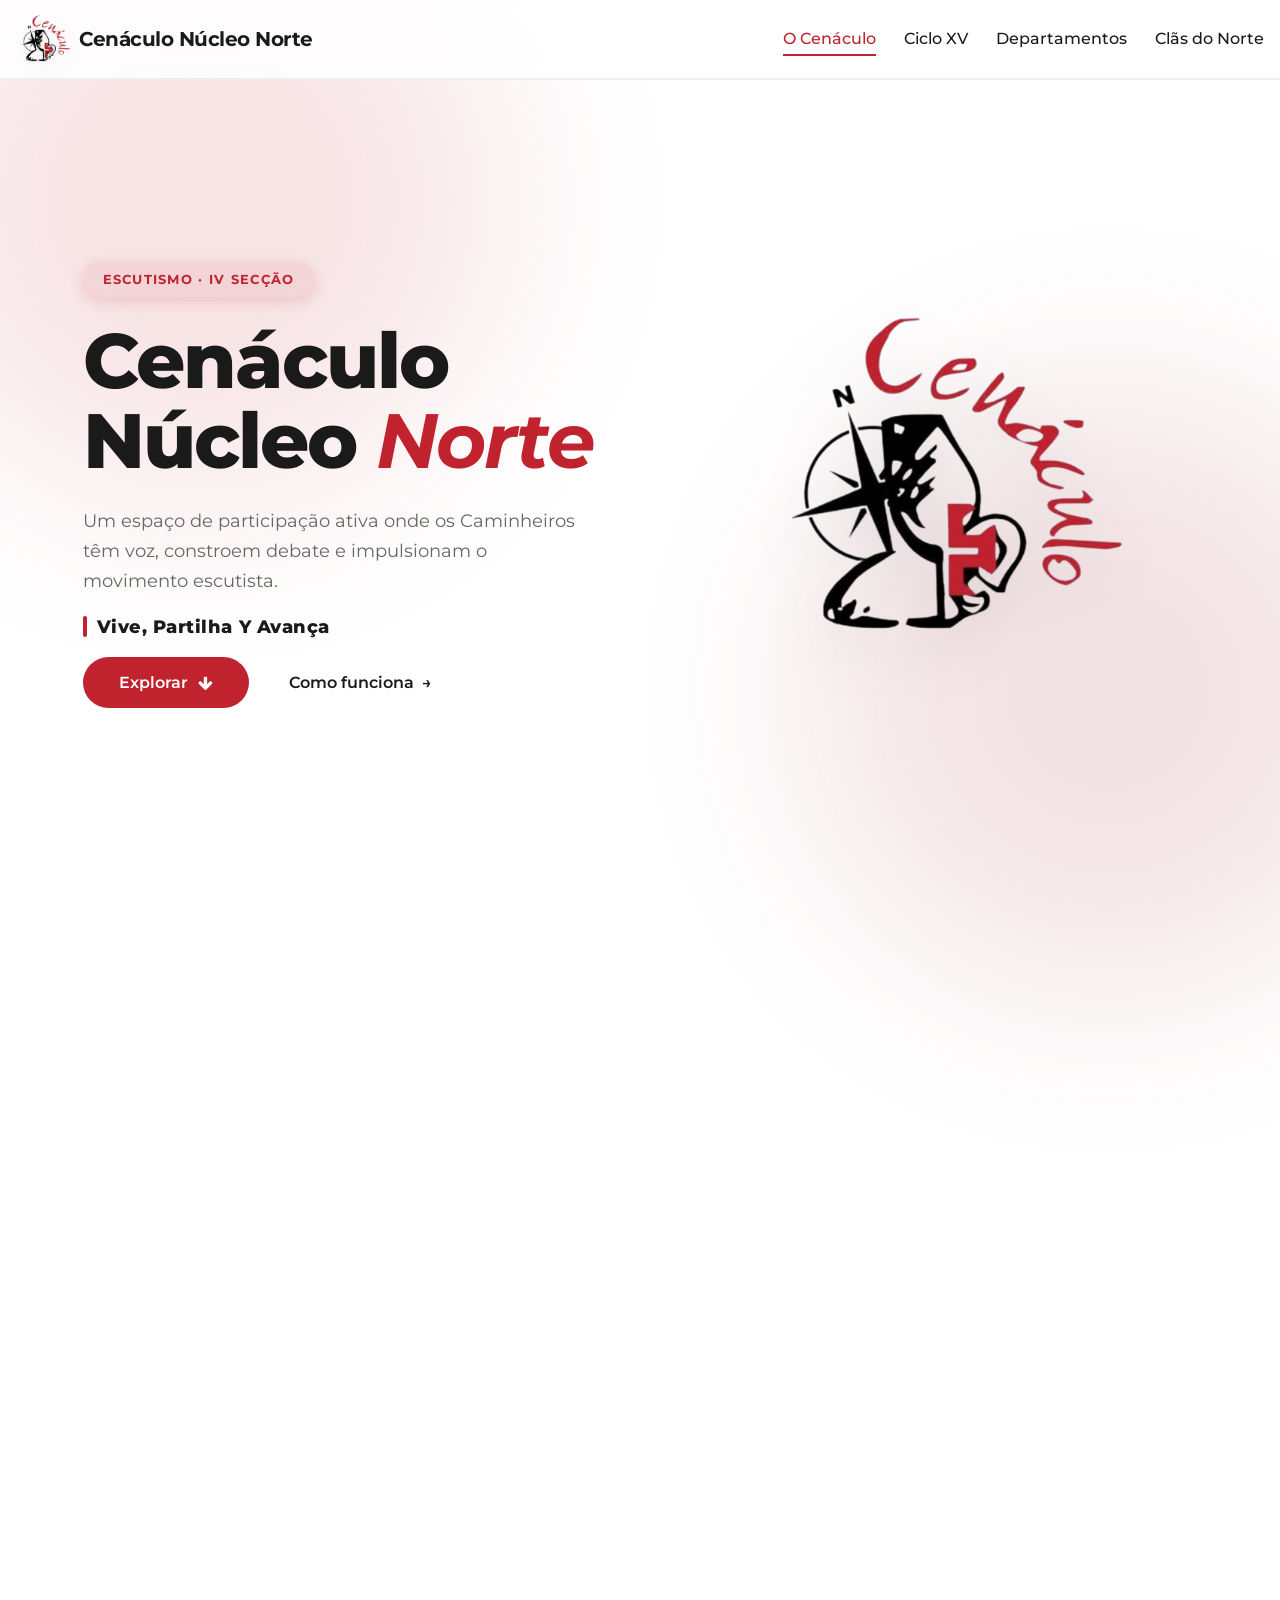
<file: docs/index.html>
<!DOCTYPE html>
<html lang="pt">
    <head>
        <meta charset="UTF-8">
        <meta name="viewport" content="width=device-width, initial-scale=1.0">
        <title>Cenáculo Núcleo Norte</title>
        
        <link rel="stylesheet" href="styles/header.css">
        <link rel="stylesheet" href="styles/footer.css">
        <link rel="stylesheet" href="styles/cenaculo.css">
        <link rel="preconnect" href="https://fonts.googleapis.com">
        <link rel="preconnect" href="https://fonts.gstatic.com" crossorigin>
        <link href="https://fonts.googleapis.com/css2?family=Montserrat:wght@400;500;700&display=swap" rel="stylesheet">
        <link rel="stylesheet" href="https://cdnjs.cloudflare.com/ajax/libs/font-awesome/4.7.0/css/font-awesome.min.css">
    </head>

    <body>
        <header class="navbar">
            <div class="container">
                <div class="logo">
                    <a href="index.html" class="cen-norte">
                        <img src="images/logo.png" alt="Logo" class="logo-img">
                        <span>Cenáculo Núcleo Norte</span>
                    </a>
                </div>
                <nav>
                    <button class="menu-toggle" aria-label="Menu">
                        ☰
                    </button>
                    <div class="nav-links">
                        <a href="index.html">O Cenáculo</a>
                        <a href="ciclo.html">Ciclo XV</a>
                        <a href="departamentos.html">Departamentos</a>
                        <a href="clas.html">Clãs do Norte</a>
                    </div>
                </nav>
            </div>
        </header>

        <main class="cenaculo-page">
            <section id="cenaculo-intro" class="hero-simple">
                <div class="hero-inner">
                    <div class="hero-left">
                        <div class="hero-eyebrow">
                            Escutismo · IV Secção
                        </div>
                        <h1 class="hero-h1">
                            Cenáculo<br>
                            Núcleo <em>Norte</em>
                        </h1>
                        <p class="hero-desc">
                            Um espaço de participação ativa onde os Caminheiros têm voz, constroem debate e impulsionam o movimento escutista.
                        </p>
                        <div class="lema-row">
                            <span class="lema-hero">Vive, Partilha Y Avança</span>
                        </div>
                        <div class="hero-actions">
                            <a href="#objetivos" class="btn-solid">
                                Explorar <i class="fa fa-arrow-down"></i>
                            </a>
                            <a href="#estrutura" class="btn-ghost">
                                Como funciona <span class="arrow">→</span>
                            </a>
                        </div>
                    </div>
                    <div class="hero-right">
                        <div class="hero-badge">
                            <img src="images/logo.png" alt="Logo Cenáculo Norte">
                        </div>
                    </div>
                </div>
            </section>
            <!-- Objetivos -->
            <section id="objetivos">
                <div class="cenaculo-content">
                    <h2>Objetivos do Cenáculo</h2>
                    
                    <div class="objectives-grid">
                        <div class="objective-card">
                            <h4><i class="fa fa-comments-o"></i> Estimular Participação</h4>
                            <p>Envolver os Caminheiros em todas as conclusões retiradas da atividade</p>
                        </div>

                        <div class="objective-card">
                            <h4><i class="fa fa-lightbulb-o"></i> Espaço de Auscultação</h4>
                            <p>Promover um espaço de escuta e ajuda às Equipas Regionais/Núcleo</p>
                        </div>

                        <div class="objective-card">
                            <h4><i class="fa fa-microphone"></i> Voz Ativa</h4>
                            <p>Fomentar a participação em atividades onde os Caminheiros têm voz ativa</p>
                        </div>

                        <div class="objective-card">
                            <h4><i class="fa fa-rocket"></i> Dinamização</h4>
                            <p>Contribuir para a dinamização da IV Secção a nível Regional/Núcleo</p>
                        </div>

                        <div class="objective-card">
                            <h4><i class="fa fa-trophy"></i> Espírito Crítico</h4>
                            <p>Potencializar a capacidade de debate e espírito crítico dos participantes</p>
                        </div>

                        <div class="objective-card">
                            <h4><i class="fa fa-file-text-o"></i> Carta de Cenáculo</h4>
                            <p>Criar propostas, objetivos e opiniões representativas de todos</p>
                        </div>
                    </div>
                </div>
            </section>

            <section id="estrutura">
                <div class="cenaculo-content">
                    <h2>Estrutura do Cenáculo</h2>
                    
                    <div class="structure-cards">
                        <div class="structure-card local">
                            <h3><i class="fa fa-map-marker"></i> Cenáculo Local</h3>
                            <p>Espaço de debate e participação organizado em cada Região/Núcleo, onde todos os Caminheiros podem participar e dar a sua opinião.</p>
                        </div>

                        <div class="structure-card nacional">
                            <h3><i class="fa fa-globe"></i> Cenáculo Nacional</h3>
                            <p>Encontro anual onde se reúnem Representantes de todos os Cenáculos Locais para debater temas de interesse nacional.</p>
                        </div>

                        <div class="structure-card representante">
                            <h3><i class="fa fa-user-circle"></i> Representante</h3>
                            <p>Caminheiro eleito que representa a sua Região/Núcleo no Cenáculo Nacional, transmitindo as ideias e preocupações locais.</p>
                        </div>

                        <div class="structure-card equipa">
                            <h3><i class="fa fa-users"></i> Equipa Projeto</h3>
                            <p>Grupo de Caminheiros organizados em departamentos que planificam e executam os encontros de Cenáculo.</p>
                        </div>
                    </div>
                </div>
            </section>

            <section id="departamentos-preview">
                <div class="cenaculo-content">
                    <h2>Departamentos</h2>
                    
                    <div class="depts-preview">
                        <div class="dept-preview coord">
                            <i class="fa fa-compass"></i>
                            <h4>Coordenação</h4>
                        </div>
                        <div class="dept-preview anim">
                            <i class="fa fa-magic"></i>
                            <h4>Animação</h4>
                        </div>
                        <div class="dept-preview coms">
                            <i class="fa fa-bullhorn"></i>
                            <h4>Comunicação</h4>
                        </div>
                        <div class="dept-preview forum">
                            <i class="fa fa-comments"></i>
                            <h4>Fórum</h4>
                        </div>
                        <div class="dept-preview log">
                            <i class="fa fa-cogs"></i>
                            <h4>Logística</h4>
                        </div>
                    </div>
                    
                    <div class="view-more">
                        <a href="departamentos.html" class="btn-depts">Ver Departamentos em Detalhe</a>
                    </div>
                </div>
            </section>

            <section id="cta">
                <div class="cenaculo-content">
                    <div class="cta-card">
                        <h2>Envolve-te!</h2>
                        <p>O Cenáculo é teu. Participa nos debates, partilha as tuas ideias e ajuda a construir o futuro do movimento escutista.</p>
                        <div class="cta-buttons">
                            <a href="ciclo.html" class="btn-primary">Conheça o Ciclo XV</a>
                            <a href="https://sites.google.com/escutismo.pt/arquivo-dos-duendes" target="_blank" class="btn-secondary">Cenáculo Nacional</a>
                        </div>
                    </div>
                </div>
            </section>
        </main>

        <footer> 
            <div class="footer-links">
                <a href="https://www.instagram.com/cenaculo_nucleo_norte/" target="_blank" class="link insta">
                    <i class="fa fa-instagram"></i> 
                    <span>Instagram</span>
                </a>
                <a href="mailto:cenaculo.norte@escutismo.pt" class="link email">
                    <i class="fa fa-envelope"></i> 
                    <span>Email</span>
                </a>
            </div>
            <div class="footer-text">
                <p>&copy; 2026 Cenáculo Núcleo Norte.<br> Todos os direitos reservados.</p>
            </div>
        </footer>

        <script src="scripts/header.js"></script>
    </body>
</html>
</file>
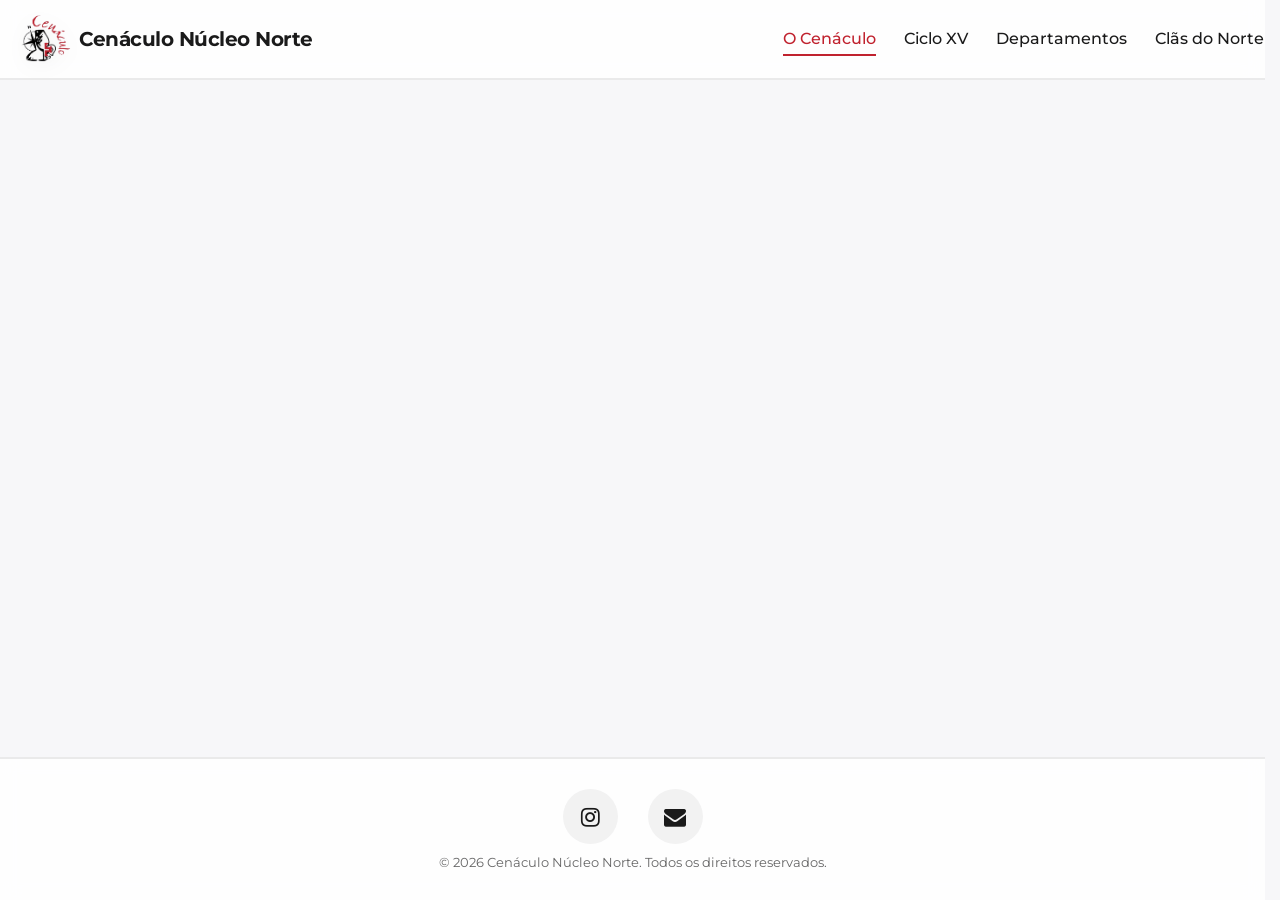
<file: src/index.html>
<!DOCTYPE html>
<html lang="pt">
    <head>
        <meta charset="UTF-8">
        <meta name="viewport" content="width=device-width, initial-scale=1.0">
        <title>Cenáculo Núcleo Norte</title>
        
        <link rel="stylesheet" href="styles/header.css">
        <link rel="stylesheet" href="styles/footer.css">
        <link rel="preconnect" href="https://fonts.googleapis.com">
        <link rel="preconnect" href="https://fonts.gstatic.com" crossorigin>
        <link href="https://fonts.googleapis.com/css2?family=Montserrat:wght@400;500;700&display=swap" rel="stylesheet">
        <link rel="stylesheet" href="https://cdnjs.cloudflare.com/ajax/libs/font-awesome/4.7.0/css/font-awesome.min.css">
    </head>

    <body>
        <header class="navbar">
            <div class="container">
                <div class="logo">
                    <a href="index.html" class="cen-norte">
                        <img src="images/logo.png" alt="Logo" class="logo-img">
                        <span>Cenáculo Núcleo Norte</span>
                    </a>
                </div>
                <nav>
                    <div class="nav-links">
                        <a href="index.html">O Cenáculo</a>
                        <a href="ciclo.html">Ciclo XV</a>
                        <a href="departamentos.html">Departamentos</a>
                        <a href="clas.html">Clãs do Norte</a>
                    </div>
                </nav>
            </div>
        </header>

        <main>
        </main>

        <footer> 
            <div class="footer-links">
                <a href="https://www.instagram.com/cenaculo_nucleo_norte/" target="_blank" class="link insta">
                    <i class="fa fa-instagram"></i> 
                    <span>Instagram</span>
                </a>
                <a href="mailto:cenaculo.norte@escutismo.pt" class="link email">
                    <i class="fa fa-envelope"></i> 
                    <span>Email</span>
                </a>
            </div>
            <div class="footer-text">
                <p>&copy; 2026 Cenáculo Núcleo Norte. Todos os direitos reservados.</p>
            </div>

        </footer>

        <script src="scripts/header.js"></script>
    </body>
</html>
</file>
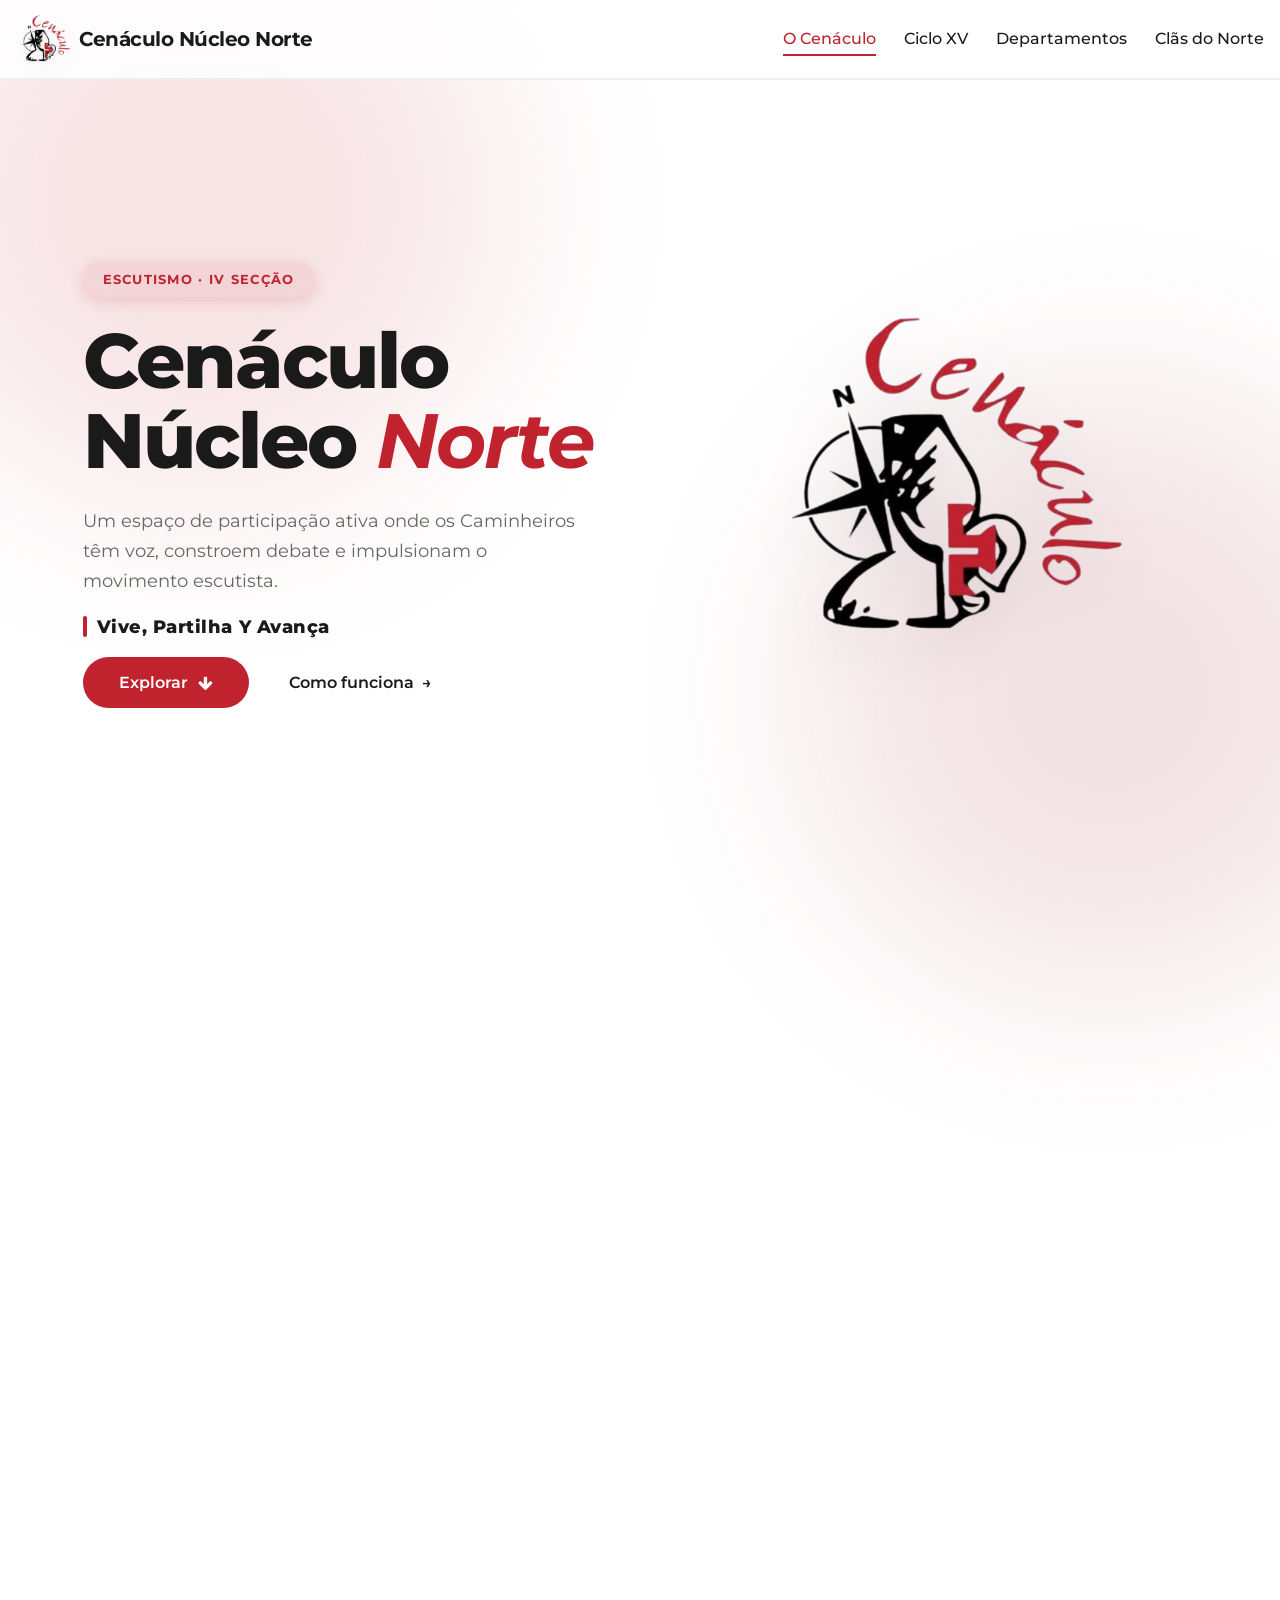
<file: src/docs/index.html>
<!DOCTYPE html>
<html lang="pt">
    <head>
        <meta charset="UTF-8">
        <meta name="viewport" content="width=device-width, initial-scale=1.0">
        <title>Cenáculo Núcleo Norte</title>
        
        <link rel="stylesheet" href="../styles/header.css">
        <link rel="stylesheet" href="../styles/footer.css">
        <link rel="stylesheet" href="../styles/cenaculo.css">
        <link rel="preconnect" href="https://fonts.googleapis.com">
        <link rel="preconnect" href="https://fonts.gstatic.com" crossorigin>
        <link href="https://fonts.googleapis.com/css2?family=Montserrat:wght@400;500;700&display=swap" rel="stylesheet">
        <link rel="stylesheet" href="https://cdnjs.cloudflare.com/ajax/libs/font-awesome/4.7.0/css/font-awesome.min.css">
    </head>

    <body>
        <header class="navbar">
            <div class="container">
                <div class="logo">
                    <a href="index.html" class="cen-norte">
                        <img src="../images/logo.png" alt="Logo" class="logo-img">
                        <span>Cenáculo Núcleo Norte</span>
                    </a>
                </div>
                <nav>
                    <button class="menu-toggle" aria-label="Menu">
                        ☰
                    </button>
                    <div class="nav-links">
                        <a href="index.html">O Cenáculo</a>
                        <a href="ciclo.html">Ciclo XV</a>
                        <a href="departamentos.html">Departamentos</a>
                        <a href="clas.html">Clãs do Norte</a>
                    </div>
                </nav>
            </div>
        </header>

        <main class="cenaculo-page">
            <section id="cenaculo-intro" class="hero-simple">
                <div class="hero-inner">
                    <div class="hero-left">
                        <div class="hero-eyebrow">
                            Escutismo · IV Secção
                        </div>
                        <h1 class="hero-h1">
                            Cenáculo<br>
                            Núcleo <em>Norte</em>
                        </h1>
                        <p class="hero-desc">
                            Um espaço de participação ativa onde os Caminheiros têm voz, constroem debate e impulsionam o movimento escutista.
                        </p>
                        <div class="lema-row">
                            <span class="lema-hero">Vive, Partilha Y Avança</span>
                        </div>
                        <div class="hero-actions">
                            <a href="#objetivos" class="btn-solid">
                                Explorar <i class="fa fa-arrow-down"></i>
                            </a>
                            <a href="#estrutura" class="btn-ghost">
                                Como funciona <span class="arrow">→</span>
                            </a>
                        </div>
                    </div>
                    <div class="hero-right">
                        <div class="hero-badge">
                            <img src="../images/logo.png" alt="Logo Cenáculo Norte">
                        </div>
                    </div>
                </div>
            </section>
            <!-- Objetivos -->
            <section id="objetivos">
                <div class="cenaculo-content">
                    <h2>Objetivos do Cenáculo</h2>
                    
                    <div class="objectives-grid">
                        <div class="objective-card">
                            <h4><i class="fa fa-comments-o"></i> Estimular Participação</h4>
                            <p>Envolver os Caminheiros em todas as conclusões retiradas da atividade</p>
                        </div>

                        <div class="objective-card">
                            <h4><i class="fa fa-lightbulb-o"></i> Espaço de Auscultação</h4>
                            <p>Promover um espaço de escuta e ajuda às Equipas Regionais/Núcleo</p>
                        </div>

                        <div class="objective-card">
                            <h4><i class="fa fa-microphone"></i> Voz Ativa</h4>
                            <p>Fomentar a participação em atividades onde os Caminheiros têm voz ativa</p>
                        </div>

                        <div class="objective-card">
                            <h4><i class="fa fa-rocket"></i> Dinamização</h4>
                            <p>Contribuir para a dinamização da IV Secção a nível Regional/Núcleo</p>
                        </div>

                        <div class="objective-card">
                            <h4><i class="fa fa-trophy"></i> Espírito Crítico</h4>
                            <p>Potencializar a capacidade de debate e espírito crítico dos participantes</p>
                        </div>

                        <div class="objective-card">
                            <h4><i class="fa fa-file-text-o"></i> Carta de Cenáculo</h4>
                            <p>Criar propostas, objetivos e opiniões representativas de todos</p>
                        </div>
                    </div>
                </div>
            </section>

            <section id="estrutura">
                <div class="cenaculo-content">
                    <h2>Estrutura do Cenáculo</h2>
                    
                    <div class="structure-cards">
                        <div class="structure-card local">
                            <h3><i class="fa fa-map-marker"></i> Cenáculo Local</h3>
                            <p>Espaço de debate e participação organizado em cada Região/Núcleo, onde todos os Caminheiros podem participar e dar a sua opinião.</p>
                        </div>

                        <div class="structure-card nacional">
                            <h3><i class="fa fa-globe"></i> Cenáculo Nacional</h3>
                            <p>Encontro anual onde se reúnem Representantes de todos os Cenáculos Locais para debater temas de interesse nacional.</p>
                        </div>

                        <div class="structure-card representante">
                            <h3><i class="fa fa-user-circle"></i> Representante</h3>
                            <p>Caminheiro eleito que representa a sua Região/Núcleo no Cenáculo Nacional, transmitindo as ideias e preocupações locais.</p>
                        </div>

                        <div class="structure-card equipa">
                            <h3><i class="fa fa-users"></i> Equipa Projeto</h3>
                            <p>Grupo de Caminheiros organizados em departamentos que planificam e executam os encontros de Cenáculo.</p>
                        </div>
                    </div>
                </div>
            </section>

            <section id="departamentos-preview">
                <div class="cenaculo-content">
                    <h2>Departamentos</h2>
                    
                    <div class="depts-preview">
                        <div class="dept-preview coord">
                            <i class="fa fa-compass"></i>
                            <h4>Coordenação</h4>
                        </div>
                        <div class="dept-preview anim">
                            <i class="fa fa-magic"></i>
                            <h4>Animação</h4>
                        </div>
                        <div class="dept-preview coms">
                            <i class="fa fa-bullhorn"></i>
                            <h4>Comunicação</h4>
                        </div>
                        <div class="dept-preview forum">
                            <i class="fa fa-comments"></i>
                            <h4>Fórum</h4>
                        </div>
                        <div class="dept-preview log">
                            <i class="fa fa-cogs"></i>
                            <h4>Logística</h4>
                        </div>
                    </div>
                    
                    <div class="view-more">
                        <a href="departamentos.html" class="btn-depts">Ver Departamentos em Detalhe</a>
                    </div>
                </div>
            </section>

            <section id="cta">
                <div class="cenaculo-content">
                    <div class="cta-card">
                        <h2>Envolve-te!</h2>
                        <p>O Cenáculo é teu. Participa nos debates, partilha as tuas ideias e ajuda a construir o futuro do movimento escutista.</p>
                        <div class="cta-buttons">
                            <a href="ciclo.html" class="btn-primary">Conheça o Ciclo XV</a>
                            <a href="https://cenaculo.escutismo.pt/" target="_blank" class="btn-secondary">Cenáculo Nacional</a>
                        </div>
                    </div>
                </div>
            </section>
        </main>

        <footer> 
            <div class="footer-links">
                <a href="https://www.instagram.com/cenaculo_nucleo_norte/" target="_blank" class="link insta">
                    <i class="fa fa-instagram"></i> 
                    <span>Instagram</span>
                </a>
                <a href="mailto:cenaculo.norte@escutismo.pt" class="link email">
                    <i class="fa fa-envelope"></i> 
                    <span>Email</span>
                </a>
            </div>
            <div class="footer-text">
                <p>&copy; 2026 Cenáculo Núcleo Norte.<br> Todos os direitos reservados.</p>
            </div>
        </footer>

        <script src="../scripts/header.js"></script>
    </body>
</html>
</file>
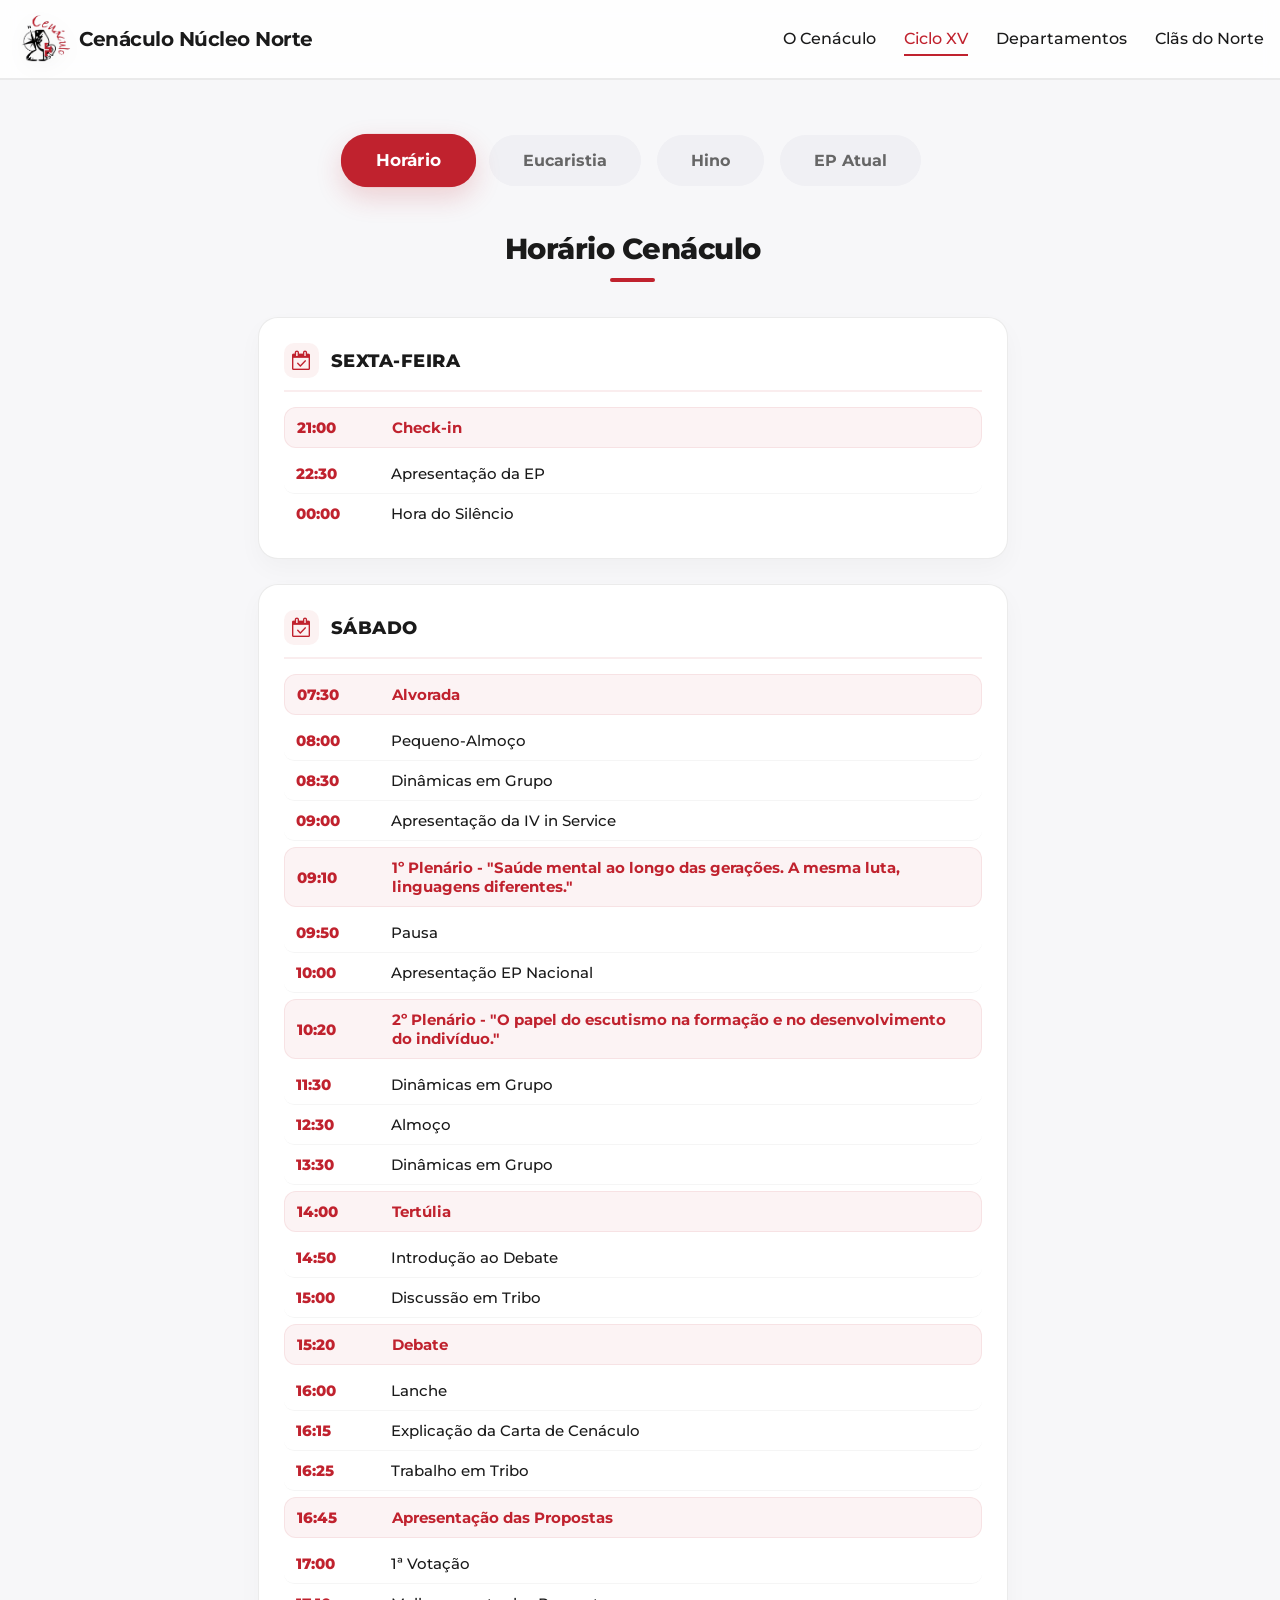
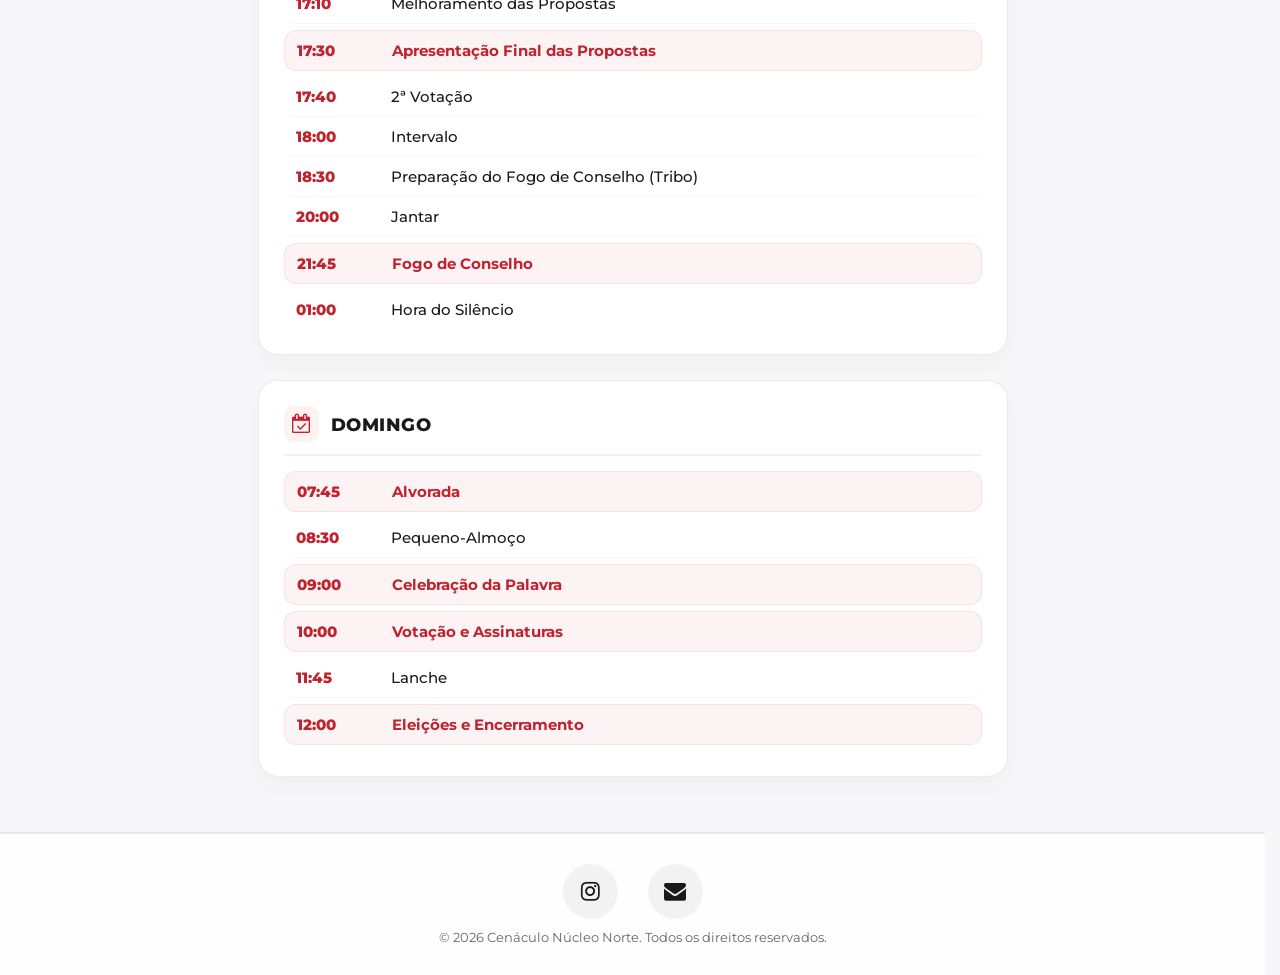
<file: docs/ciclo.html>
<!DOCTYPE html>
<html lang="pt">
    <head>
        <meta charset="UTF-8">
        <meta name="viewport" content="width=device-width, initial-scale=1.0">
        <title>Cenáculo Núcleo Norte</title>
        
        <link rel="stylesheet" href="styles/header.css">
        <link rel="stylesheet" href="styles/footer.css">
        <link rel="stylesheet" href="styles/tabs.css">
        <link rel="stylesheet" href="styles/musicas.css">
        <link rel="stylesheet" href="styles/horario.css">
        <link rel="stylesheet" href="styles/ep.css">
        <link rel="preconnect" href="https://fonts.googleapis.com">
        <link rel="preconnect" href="https://fonts.gstatic.com" crossorigin>
        <link href="https://fonts.googleapis.com/css2?family=Montserrat:wght@400;500;700&display=swap" rel="stylesheet">
        <link rel="stylesheet" href="https://cdnjs.cloudflare.com/ajax/libs/font-awesome/4.7.0/css/font-awesome.min.css">
    </head>

    <body>
        <header class="navbar">
            <div class="container">
                <div class="logo">
                    <a href="index.html" class="cen-norte">
                        <img src="images/logo.png" alt="Logo" class="logo-img">
                        <span>Cenáculo Núcleo Norte</span>
                    </a>
                </div>
                <nav>
                    <button class="menu-toggle" aria-label="Menu">
                        ☰
                    </button>
                    <div class="nav-links">
                        <a href="index.html">O Cenáculo</a>
                        <a href="ciclo.html">Ciclo XV</a>
                        <a href="departamentos.html">Departamentos</a>
                        <a href="clas.html">Clãs do Norte</a>
                    </div>
                </nav>
            </div>
        </header>

        <main>
            <div class="tabs">
                <button class="button-horario" onclick="show('horario', this)">Horário</button>
                <button class="button-musicas" onclick="show('musicas', this)">Eucaristia</button>
                <button class="button-hino" onclick="show('hino', this)">Hino</button>
                <button class="button-ep" onclick="show('ep', this)">EP Atual</button>
            </div>

            <div id="horario" class="container-main">  
                <div class="horario-content">
                    <h2>Horário Cenáculo</h2>

                    <section class="dia-agenda">
                        <div class="dia-header">
                            <i class="fa fa-calendar-check-o"></i>
                            <h3>Sexta-feira</h3>
                        </div>
                        <div class="item-horario destaque">
                            <span class="hora">21:00</span>
                            <span class="atividade">Check-in</span>
                        </div>
                        <div class="item-horario">
                            <span class="hora">22:30</span>
                            <span class="atividade">Apresentação da EP</span>
                        </div>
                        <div class="item-horario">
                            <span class="hora">00:00</span>
                            <span class="atividade">Hora do Silêncio</span>
                        </div>
                    </section>

                    <section class="dia-agenda">
                        <div class="dia-header">
                            <i class="fa fa-calendar-check-o"></i>
                            <h3>Sábado</h3>
                        </div>
                        <div class="item-horario destaque">
                            <span class="hora">07:30</span>
                            <span class="atividade">Alvorada</span>
                        </div>
                        <div class="item-horario">
                            <span class="hora">08:00</span>
                            <span class="atividade">Pequeno-Almoço</span>
                        </div>
                        <div class="item-horario">
                            <span class="hora">08:30</span>
                            <span class="atividade">Dinâmicas em Grupo</span>
                        </div>
                        <div class="item-horario">
                            <span class="hora">09:00</span>
                            <span class="atividade">Apresentação da IV in Service</span>
                        </div>
                        <div class="item-horario destaque">
                            <span class="hora">09:10</span>
                            <span class="atividade">1º Plenário - "Saúde mental ao longo das gerações. A mesma luta, linguagens diferentes."</span>
                        </div>
                        <div class="item-horario">
                            <span class="hora">09:50</span>
                            <span class="atividade">Pausa</span>
                        </div>
                        <div class="item-horario">
                            <span class="hora">10:00</span>
                            <span class="atividade">Apresentação EP Nacional</span>
                        </div>
                        <div class="item-horario destaque">
                            <span class="hora">10:20</span>
                            <span class="atividade">2º Plenário - "O papel do escutismo na formação e no desenvolvimento do indivíduo."</span>
                        </div>
                        <div class="item-horario">
                            <span class="hora">11:30</span>
                            <span class="atividade">Dinâmicas em Grupo</span>
                        </div>
                        <div class="item-horario">
                            <span class="hora">12:30</span>
                            <span class="atividade">Almoço</span>
                        </div>
                        <div class="item-horario">
                            <span class="hora">13:30</span>
                            <span class="atividade">Dinâmicas em Grupo</span>
                        </div>
                        <div class="item-horario destaque">
                            <span class="hora">14:00</span>
                            <span class="atividade">Tertúlia</span>
                        </div>
                        <div class="item-horario">
                            <span class="hora">14:50</span>
                            <span class="atividade">Introdução ao Debate</span>
                        </div>
                        <div class="item-horario">
                            <span class="hora">15:00</span>
                            <span class="atividade">Discussão em Tribo</span>
                        </div>
                        <div class="item-horario destaque">
                            <span class="hora">15:20</span>
                            <span class="atividade">Debate</span>
                        </div>
                        <div class="item-horario">
                            <span class="hora">16:00</span>
                            <span class="atividade">Lanche</span>
                        </div>
                        <div class="item-horario">
                            <span class="hora">16:15</span>
                            <span class="atividade">Explicação da Carta de Cenáculo</span>
                        </div>
                        <div class="item-horario">
                            <span class="hora">16:25</span>
                            <span class="atividade">Trabalho em Tribo</span>
                        </div>
                        <div class="item-horario destaque">
                            <span class="hora">16:45</span>
                            <span class="atividade">Apresentação das Propostas</span>
                        </div>
                        <div class="item-horario">
                            <span class="hora">17:00</span>
                            <span class="atividade">1ª Votação</span>
                        </div>
                        <div class="item-horario">
                            <span class="hora">17:10</span>
                            <span class="atividade">Melhoramento das Propostas</span>
                        </div>
                        <div class="item-horario destaque">
                            <span class="hora">17:30</span>
                            <span class="atividade">Apresentação Final das Propostas</span>
                        </div>
                        <div class="item-horario">
                            <span class="hora">17:40</span>
                            <span class="atividade">2ª Votação</span>
                        </div>
                        <div class="item-horario">
                            <span class="hora">18:00</span>
                            <span class="atividade">Intervalo</span>
                        </div>
                        <div class="item-horario">
                            <span class="hora">18:30</span>
                            <span class="atividade">Preparação do Fogo de Conselho (Tribo)</span>
                        </div>
                        <div class="item-horario">
                            <span class="hora">20:00</span>
                            <span class="atividade">Jantar</span>
                        </div>
                        <div class="item-horario destaque">
                            <span class="hora">21:45</span>
                            <span class="atividade">Fogo de Conselho</span>
                        </div>
                        <div class="item-horario">
                            <span class="hora">01:00</span>
                            <span class="atividade">Hora do Silêncio</span>
                        </div>
                    </section>

                    <section class="dia-agenda">
                        <div class="dia-header">
                            <i class="fa fa-calendar-check-o"></i>
                            <h3>Domingo</h3>
                        </div>
                        <div class="item-horario destaque">
                            <span class="hora">07:45</span>
                            <span class="atividade">Alvorada</span>
                        </div>
                        <div class="item-horario">
                            <span class="hora">08:30</span>
                            <span class="atividade">Pequeno-Almoço</span>
                        </div>
                        <div class="item-horario destaque">
                            <span class="hora">09:00</span>
                            <span class="atividade">Celebração da Palavra</span>
                        </div>
                        <div class="item-horario destaque">
                            <span class="hora">10:00</span>
                            <span class="atividade">Votação e Assinaturas</span>
                        </div>
                        <div class="item-horario">
                            <span class="hora">11:45</span>
                            <span class="atividade">Lanche</span>
                        </div>
                        <div class="item-horario destaque">
                            <span class="hora">12:00</span>
                            <span class="atividade">Eleições e Encerramento</span>
                        </div>
                    </section>
                </div>
            </div>

            <div id="musicas" class="container-main">
                <div class="eucaristia-content">
                    <h2>Cânticos da Eucaristia</h2>

                    <section class="momento">
                        <h3>Cântico Inicial - Se crês em Deus</h3>
                        <p>Se crês em Deus<br>
                        Se acreditas que Ele há-de voltar.<br>
                        Segue o caminho que Jesus te veio ensinar,<br>
                        Então verás que a vida se pode tornar melhor.</p>
                        <p class="refrao">Cantarei, cantarei, o que Deus me veio ensinar.<br>
                        Que a maneira de chegar ao céu<br>
                        É a amar, é a amar,<br>
                        É a amar, é a amar<br>
                        O pobre, o rico, e o pecador<br>
                        E tudo o que nesta vida é querido do Senhor.</p>
                        <p>Se Deus quiser<br>
                        Hei-de deixar de pensar em mim,<br>
                        E então roubar tempo ao tempo para O adorar<br>
                        Serei feliz e comigo será tudo o que cantar.</p>
                        <p class="word-refrao">Refrão</p>
                    </section>

                    <section class="momento">
                        <h3>Ato Penitencial - Perdoa Senhor</h3>
                        <p>Perdoa Senhor o nosso dia,<br>
                        A ausência de gestos corajosos<br>
                        A fraqueza dos atos consentidos<br>
                        A vida nos momentos mal amados.</p>
                        <p>Perdoa o espaço que te não demos<br>
                        Perdoa porque não nos libertámos<br>
                        Perdoa as correntes que pusemos<br>
                        Em Ti, Senhor, porque não ousámos.</p>
                        <p>Contudo faz-nos sentir:<br>
                        Perdoar é esquecer a antiga guerra<br>
                        E partindo recomeçar de novo<br>
                        Como o sol que sempre beija a terra.</p>
                    </section>

                    <section class="momento">
                        <h3>Salmo Responsorial</h3>
                        <p class="refrao">Tu meu Deus a quem busco<br>
                        Sede de Ti tenho na alma<br>
                        Qual terra seca, qual terra seca<br>
                        Sem água.</p>
                        <p>1. Porque o Teu amor é melhor que a vida<br>
                        Meus lábios querem cantar para ti<br>
                        E assim quero com a vida bendizer-te<br>
                        E levantar as mãos abertas para ti.</p>
                        <p>2. Quantas vezes de noite, quando o sono se vai penso em Ti<br>
                        E tranquilo me encontro à Tua sombra.<br>
                        Como uma criança, minha alma se aperta contra Ti<br>
                        E segura a Tua mão me sustém.</p>
                        <p>3. Uma só coisa Te peço, Senhor, uma coisa estou buscando:<br>
                        Viver em Tua casa para sempre e conhecer-te.<br>
                        Tu sabes quem eu sou<br>
                        Tu sabes o que tenho, o que eu anseio,<br>
                        O que eu não sou, o que eu não tenho.</p>
                    </section>

                    <section class="momento">
                        <h3>Aleluia</h3>
                        <p>Ouve esta palavra<br>
                        Que profiro sobre ti<br>
                        É uma mensagem <br>
                        Ao povo que escolhi</p>
                        <p>Procura-me e viverás<br>
                        Sente a voz dentro de ti<br>
                        É assim que fala<br>
                        O teu Senhor.</p>
                        <p class="refrao">Aleluia, Aleluia<br>
                        Aleluia, Aleluia<br>
                        Aleluia, Aleluia<br>
                        Aleluia, Aleluia</p>
                    </section>

                    <section class="momento">
                        <h3>Ofertório - Tomo este Pão</h3>
                        <p class="refrao">Tomo este pão e este vinho em memória do meu Salvador<br>
                        Tomo este pão e este vinho são o corpo e sangue do Senhor.</p>
                        <p>Bebendo o Teu sangue neste cálice, bebo o sangue da nova aliança<br>
                        O que derramaste pelos homens para remissão e esperança.<br>
                        Tomando o pão que é o Teu corpo, comungo a Igreja transcendente<br>
                        Faz Teu corpo eterna minha alma, pela fé me salva para sempre.</p>
                    </section>

                    <section class="momento">
                        <h3>Santo</h3>
                        <p>Santo, Santo, Hossana!<br>
                        Santo, Santo, Hossana!</p>
                        <p class="refrao">Hossana, eh, hossana, eh,<br>
                        Hossana a Cristo Senhor!<br>
                        Hossana, eh, hossana, eh,<br>
                        Hossana a Cristo Senhor!</p>
                        <p>O céu e a terra proclamam, tua glória Senhor.<br>
                        O céu e a terra proclamam, tua glória Senhor.</p>
                        <p class="word-refrao">Refrão</p>
                        <p>Bendito Aquele que vem em nome do Senhor!<br>
                        Bendito Aquele que vem em nome do Senhor!</p>
                        <p class="word-refrao">Refrão</p>
                    </section>

                    <section class="momento">
                        <h3>Cordeiro</h3>
                        <p>Faz a paz, escolhe o amor<br>
                        P'ro mundo ser melhor.<br>
                        Faz a paz, escolhe o amor<br>
                        P'ro mundo ser melhor.</p>
                        <p>Abraça os homens, são teus irmãos<br>
                        E dá-lhes o coração.<br>
                        Abraça os homens, são teus irmãos<br>
                        E dá-lhes o coração.</p>
                    </section>

                    <section class="momento">
                        <h3>Comunhão - Pão do Céu</h3>
                        <p>Pão do Céu, pão de Deus, vida em mim és Senhor Jesus.<br>
                        No caminho da vida és o pão que dá força e luz.</p>
                        <p>Quem comer deste pão viverá por mim,<br>
                        Quem deste vinho beber, viverá no amor<br>
                        E feliz reinará com o seu Senhor.</p>
                        <p>Bom pastor és caminho seguro verdade e vida.<br>
                        Quem te segue não anda no mundo perdido e só.<br>
                        Nem a vida, ou a morte, ou algum poder,<br>
                        Do seu amor poderá jamais separar,<br>
                        Para a vida sem fim ressuscitará.</p>
                        <p class="refrao">Eu sou o pão da vida.<br>
                        Eu sou a ressurreição.<br>
                        Tomai e comei este é o meu corpo:<br>
                        Pão de vida e unidade.<br>
                        Permanecei em mim<br>
                        Eu a videira vós os ramos.<br>
                        Tomai e bebei este é o meu sangue<br>
                        Para a vossa salvação.</p>
                        <p>Pão do céu é o maná que nos dás com sabor a ti,<br>
                        És a força que alenta o nosso peregrinar.<br>
                        Quem tem sede há-de em ti encontrar a fonte<br>
                        Da alegria sem fim e da tua paz<br>
                        E brotará dele um rio de água-viva.</p>
                        <p>Para quem hemos de ir se tu és o Santo de Deus.<br>
                        As palavras, Senhor, que nos dás são de vida eterna.<br>
                        Quem te segue não se perderá na noite<br>
                        Em caminhos e vales de solidão<br>
                        Pois terá luz da vida, vida verdadeira.<br>
                        <p class="word-refrao">Refrão</p>
                    </section>

                    <section class="momento">
                        <h3>Ação de Graças 1</h3>
                        <p>Esta sede de te encontrar em mim<br>
                        De correr p'ra Ti, de estar junto de Ti<br>
                        Guias pelos vales o decurso do meu rio<br>
                        Única razão és Tu, o único sustento Tu<br>
                        A minha vida existe porque existes Tu.</p>
                        <p class="refrao">Tudo gira à Tua volta em função de Ti<br>
                        Não importa quando, onde e o porquê. (Bis)</p>
                        <p>Gira o firmamento sem nunca ter paz<br>
                        Mas existe uma ponta a brilhar p'ra mim<br>
                        A estrela polar que guia os meus passos<br>
                        A estrela polar és Tu, estrela segura Tu<br>
                        A minha vida existe porque existes Tu.</p>
                        <p class="word-refrao">Refrão</p>
                        <p>Brilha a Tua luz no centro do meu ser<br>
                        Dás sentido à vida que em mim nasceu<br>
                        Tudo o que farei será somente amor<br>
                        Único sustento és Tu, a estrela polar Tu<br>
                        A minha vida existe porque existes Tu</p>
                        <p class="word-refrao">Refrão</p>
                    </section>

                    <section class="momento">
                        <h3>Ação de Graças 2</h3>
                        <p class="refrao">Ó Senhora minha, ó minha Mãe<br>
                        Eu me ofereço todo a Vós<br>
                        E em prova da minha devoção para convosco<br>
                        Vos consagro neste dia e para sempre<br>
                        Os meus olhos, os meus ouvidos,<br>
                        a minha boca, o meu coração<br>
                        E inteiramente, todo o meu ser. (Bis)</p>
                        <p>E porque assim sou Vosso, ó incomparável Mãe<br>
                        Guardai-me e defendei-me como coisa e propriedade vossa.</p>
                    </section>

                    <section class="momento">
                        <h3>Cântico Final - Sentido Novo</h3>
                        <p>Peço ao tempo que corra devagar<br>
                        Um lugar a que possa voltar<br>
                        Das montanhas surge a luz do mundo<br>
                        Dar sentido novo ao amanhã</p>
                        <p>O Sol já despertou a vontade de servir<br>
                        Descobri por fim o que me faz feliz<br>
                        É simples, é assim, mas existe<br>
                        O meu lado cego que me faz seguir</p>
                        <p class="refrao">Peço ao tempo que corra devagar<br>
                        Cada passo no seu espaço, o tempo no seu lugar (x4)</p>
                        <p>Então vai em frente<br>
                        De lenço, sente!<br>
                        Contigo carregas<br>
                        Vontade ao peito.</p>
                        <p>Então vai em frente<br>
                        De lenço, sente!<br>
                        Contigo carregas...</p>
                        <p class="refrao">Peço ao tempo que corra devagar<br>
                        Cada passo no seu espaço, o tempo no seu lugar (x7)</p>
                        <p>Está na hora de recomeçar<br>
                        Novos rostos poder abraçar<br>
                        A chama acende cada um de nós<br>
                        Com liberdade...</p>
                    </section>
                </div>
            </div>

            <div id="hino" class="container-main">
                <div class="hino-content">
                    <h2>Hino do Cenáculo</h2>

                    <section class="momento">
                        <h3>Homem Novo Serás!</h3>
                        <p>Um Homem Novo vai nascer<br>
                        Neste dia onde tudo vai mudar<br>
                        Tens um mundo pra transformar<br>
                        E B.P. para te orientar</p>
                        <p>Nas costas tens a mochila<br>
                        Cheia de segredos pra desvendar<br>
                        Na partilha vais viver<br>
                        Novas histórias terás para contar</p>
                        <p class="refrao">Vive, partilha e avança<br>
                        Sem medo do amanhã<br>
                        Segue Cristo e B.P.<br>
                        E um Homem Novo serás (BIS)<br>
                        <p>Nas tuas mãos tens o mundo<br>
                        Tens muito para ensinar<br>
                        Há um novo rumo a seguir<br>
                        Novos sonhos para alcançar</p>
                        <p class="word-refrao">Refrão</p>
                    </section>
                </div>
            </div>

            <div id="ep" class="container-main">
                <div class="ep-content">
                    <h2>Equipa Projeto Ciclo XV</h2>

                    <div class="photos">
                        <section class="ep-photos coordenacao">
                            <h3>Coordenação</h3>
                            <div class="members">
                                <div class="dept-combo">
                                    <img src="images/ep/Inês.JPG" alt="Coordenadora" class="ep-image">
                                    <div class="dept-text">
                                        <h4>Inês Ferreira</h4>
                                        <p>1283 - Alvarelhos</p>
                                    </div>
                                </div>
                                <div class="dept-combo">
                                    <img src="images/ep/Ricardo.JPG" alt="Coordenador" class="ep-image">
                                    <div class="dept-text">
                                        <h4>Ricardo Almeida</h4>
                                        <p>628 - Santo Tirso</p>
                                    </div>
                                </div>
                            </div>
                        </section>

                        <section class="ep-photos animacao">
                            <h3>Animação</h3>
                            <div class="members">
                                <div class="dept-combo">
                                    <img src="images/ep/Mariana.jpg" alt="Animação1" class="ep-image">
                                    <div class="dept-text">
                                        <h4>Mariana Moreira</h4>
                                        <p>245 - Vilarinho</p>
                                    </div>
                                </div>
                                <div class="dept-combo">
                                <img src="images/ep/Manel.jpg" alt="Animação2" class="ep-image">
                                    <div class="dept-text">
                                        <h4>Manuel Escaleira</h4>
                                        <p>447 - Santiago de Bougado</p>
                                    </div>
                                </div>
                            </div>
                        </section>
                        
                        <section class="ep-photos comunicacao">
                            <h3>Comunicação</h3>
                            <div class="members">
                                <div class="dept-combo">
                                    <img src="images/ep/Luísa.jpg" alt="Comunicação1" class="ep-image">
                                    <div class="dept-text">
                                        <h4>Ana Luísa Costa</h4>
                                        <p>435 - Santa Eulália</p>
                                    </div>
                                </div>
                                <div class="dept-combo">
                                    <img src="images/ep/Joana.JPG" alt="Comunicação2" class="ep-image">
                                    <div class="dept-text">
                                        <h4>Joana Carvalhal</h4>
                                        <p>447 - Santiago de Bougado</p>
                                    </div>
                                </div>
                            </div>
                        </section>
                        
                        <section class="ep-photos forum">
                            <h3>Fórum</h3>
                            <div class="members">
                                <div class="dept-combo">
                                    <img src="images/ep/Guida.jpg" alt="Fórum1" class="ep-image">
                                    <div class="dept-text">
                                        <h4>Margarida Silva</h4>
                                        <p>503 - Fontiscos</p>
                                    </div>
                                </div>
                                <div class="dept-combo">
                                    <img src="images/ep/Tomás.jpg" alt="Fórum2" class="ep-image">
                                    <div class="dept-text">
                                        <h4>Tomás Morais</h4>
                                        <p>447 - Santiago de Bougado</p>
                                    </div>
                                </div>
                            </div>
                        </section>
                        
                        <section class="ep-photos logistica">
                            <h3>Logística</h3>
                            <div class="members">
                                <div class="dept-combo">
                                    <img src="images/ep/Bea.JPG" alt="Logística1" class="ep-image">
                                    <div class="dept-text">
                                        <h4>Beatriz Machado</h4>
                                        <p>503 - Fontiscos</p>
                                    </div>
                                </div>
                                <div class="dept-combo">
                                    <img src="images/ep/Maria.JPG" alt="Logística2" class="ep-image">
                                    <div class="dept-text">
                                        <h4>Maria Fonseca</h4>
                                        <p>628 - Santo Tirso</p>
                                    </div>
                                </div>
                                <div class="dept-combo">
                                    <img src="images/ep/Margarida.JPG" alt="Logística3" class="ep-image">
                                    <div class="dept-text">
                                        <h4>Margarida Sousa</h4>
                                        <p>399 - Rebordões</p>
                                    </div>
                                </div>
                            </div>
                        </section>

                        <section class="ep-photos obs-emb">
                            <div class="obs">
                                <h3>Observadora</h3>
                                <div class="members">
                                    <div class="dept-combo">
                                        <img src="images/ep/Ana.png" alt="Observadora" class="ep-image">
                                        <div class="dept-text">
                                            <h4>Ana Fernandes</h4>
                                            <p>503 - Fontiscos</p>
                                        </div>
                                    </div>
                                </div>
                            </div>
                            <div class="members">
                                <div class="emb">
                                    <h3>Embaixador</h3>
                                    <div class="dept-combo">
                                        <img src="images/ep/Henrique.jpg" alt="Embaixador" class="ep-image">
                                        <div class="dept-text">
                                            <h4>Henrique Silva</h4>
                                            <p>447 - Santiago de Bougado</p>
                                        </div>
                                    </div>
                                </div>
                            </div>
                        </section>
                    </div>
                </div>
            </div>
        </main>

        <footer> 
            <div class="footer-links">
                <a href="https://www.instagram.com/cenaculo_nucleo_norte/" target="_blank" class="link insta">
                    <i class="fa fa-instagram"></i> 
                    <span>Instagram</span>
                </a>
                <a href="mailto:cenaculo.norte@escutismo.pt" class="link email">
                    <i class="fa fa-envelope"></i> 
                    <span>Email</span>
                </a>
            </div>
            <div class="footer-text">
                <p>&copy; 2026 Cenáculo Núcleo Norte.<br> Todos os direitos reservados.</p>
            </div>

        </footer>

        <script src="scripts/header.js"></script>
        <script src="scripts/tabs.js"></script>
    </body>
</html>
</file>
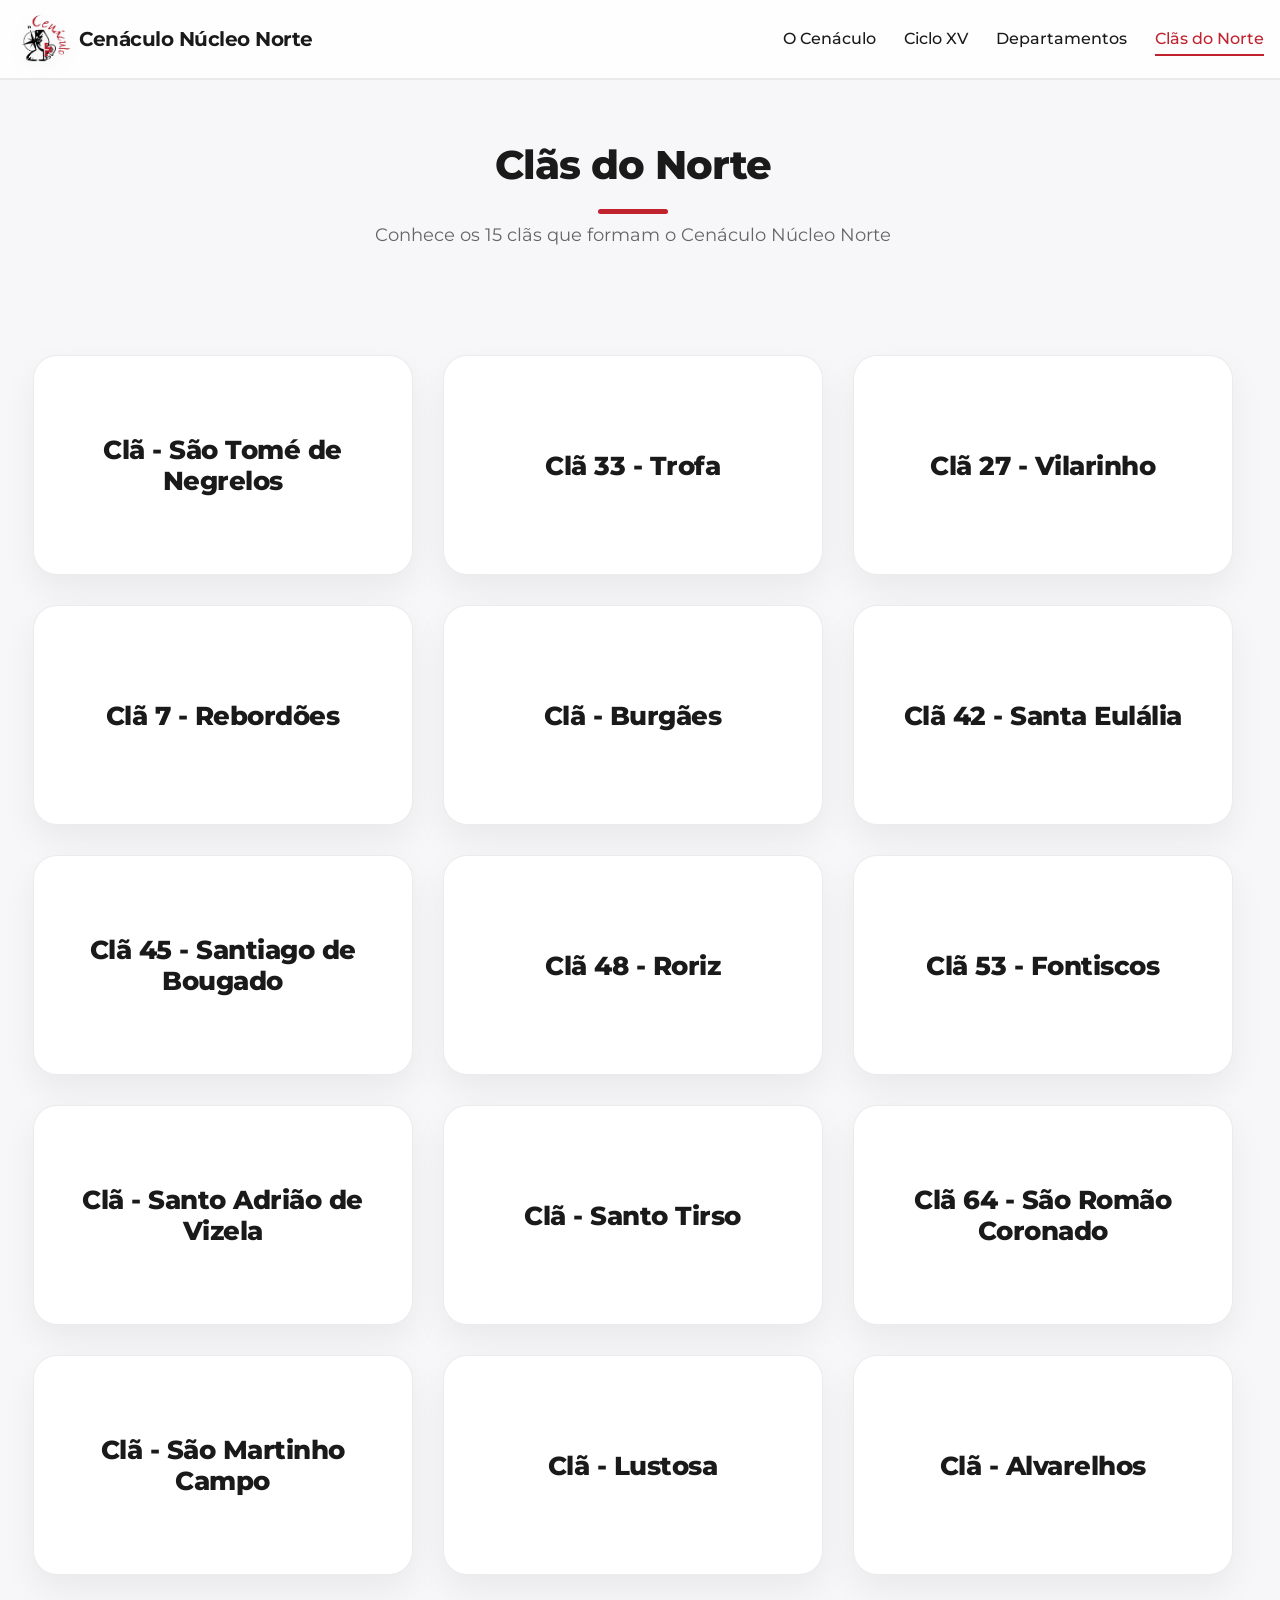
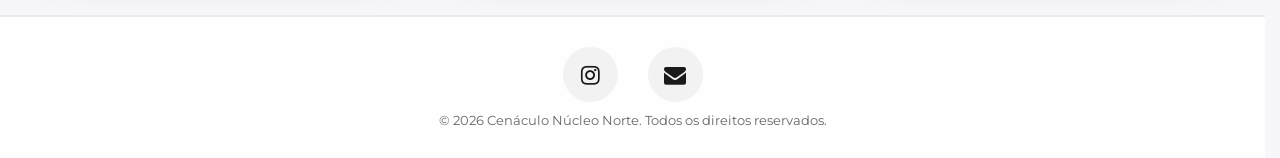
<file: docs/clas.html>
<!DOCTYPE html>
<html lang="pt">
    <head>
        <meta charset="UTF-8">
        <meta name="viewport" content="width=device-width, initial-scale=1.0">
        <title>Cenáculo Núcleo Norte</title>
        
        <link rel="stylesheet" href="styles/header.css">
        <link rel="stylesheet" href="styles/footer.css">
        <link rel="stylesheet" href="styles/clas.css">
        <link rel="preconnect" href="https://fonts.googleapis.com">
        <link rel="preconnect" href="https://fonts.gstatic.com" crossorigin>
        <link href="https://fonts.googleapis.com/css2?family=Montserrat:wght@400;500;700&display=swap" rel="stylesheet">
        <link rel="stylesheet" href="https://cdnjs.cloudflare.com/ajax/libs/font-awesome/4.7.0/css/font-awesome.min.css">
    </head>

    <body>
        <header class="navbar">
            <div class="container">
                <div class="logo">
                    <a href="index.html" class="cen-norte">
                        <img src="images/logo.png" alt="Logo" class="logo-img">
                        <span>Cenáculo Núcleo Norte</span>
                    </a>
                </div>
                <nav>
                    <button class="menu-toggle" aria-label="Menu">
                        ☰
                    </button>
                    <div class="nav-links">
                        <a href="index.html">O Cenáculo</a>
                        <a href="ciclo.html">Ciclo XV</a>
                        <a href="departamentos.html">Departamentos</a>
                        <a href="clas.html">Clãs do Norte</a>
                    </div>
                </nav>
            </div>
        </header>

        <main class="main-container">
            <div class="clans">
                <div class="hero-content">
                    <h2>Clãs do Norte</h2>
                    <p>Conhece os 15 clãs que formam o Cenáculo Núcleo Norte</p>
                </div>
            </div>

            <div class="clas-grid-section">
                <div class="container">
                    <div id="clas-grid" class="clas-grid">
                        <!-- cards a partir do js -->
                    </div>
                </div>
            </div>
        </main>

        <footer>
            <div class="footer-links">
                <a href="https://www.instagram.com/cenaculo_nucleo_norte/" target="_blank" class="link insta">
                    <i class="fa fa-instagram"></i>
                    <span>Instagram</span>
                </a>
                <a href="mailto:cenaculo.norte@escutismo.pt" class="link email">
                    <i class="fa fa-envelope"></i>
                    <span>Email</span>
                </a>
            </div>
            <div class="footer-text">
                <p>&copy; 2026 Cenáculo Núcleo Norte.<br> Todos os direitos reservados.</p>
            </div>
        </footer>

        <script src="scripts/header.js"></script>
        <script src="scripts/clas-loader.js"></script>
    </body>
</html>
</file>
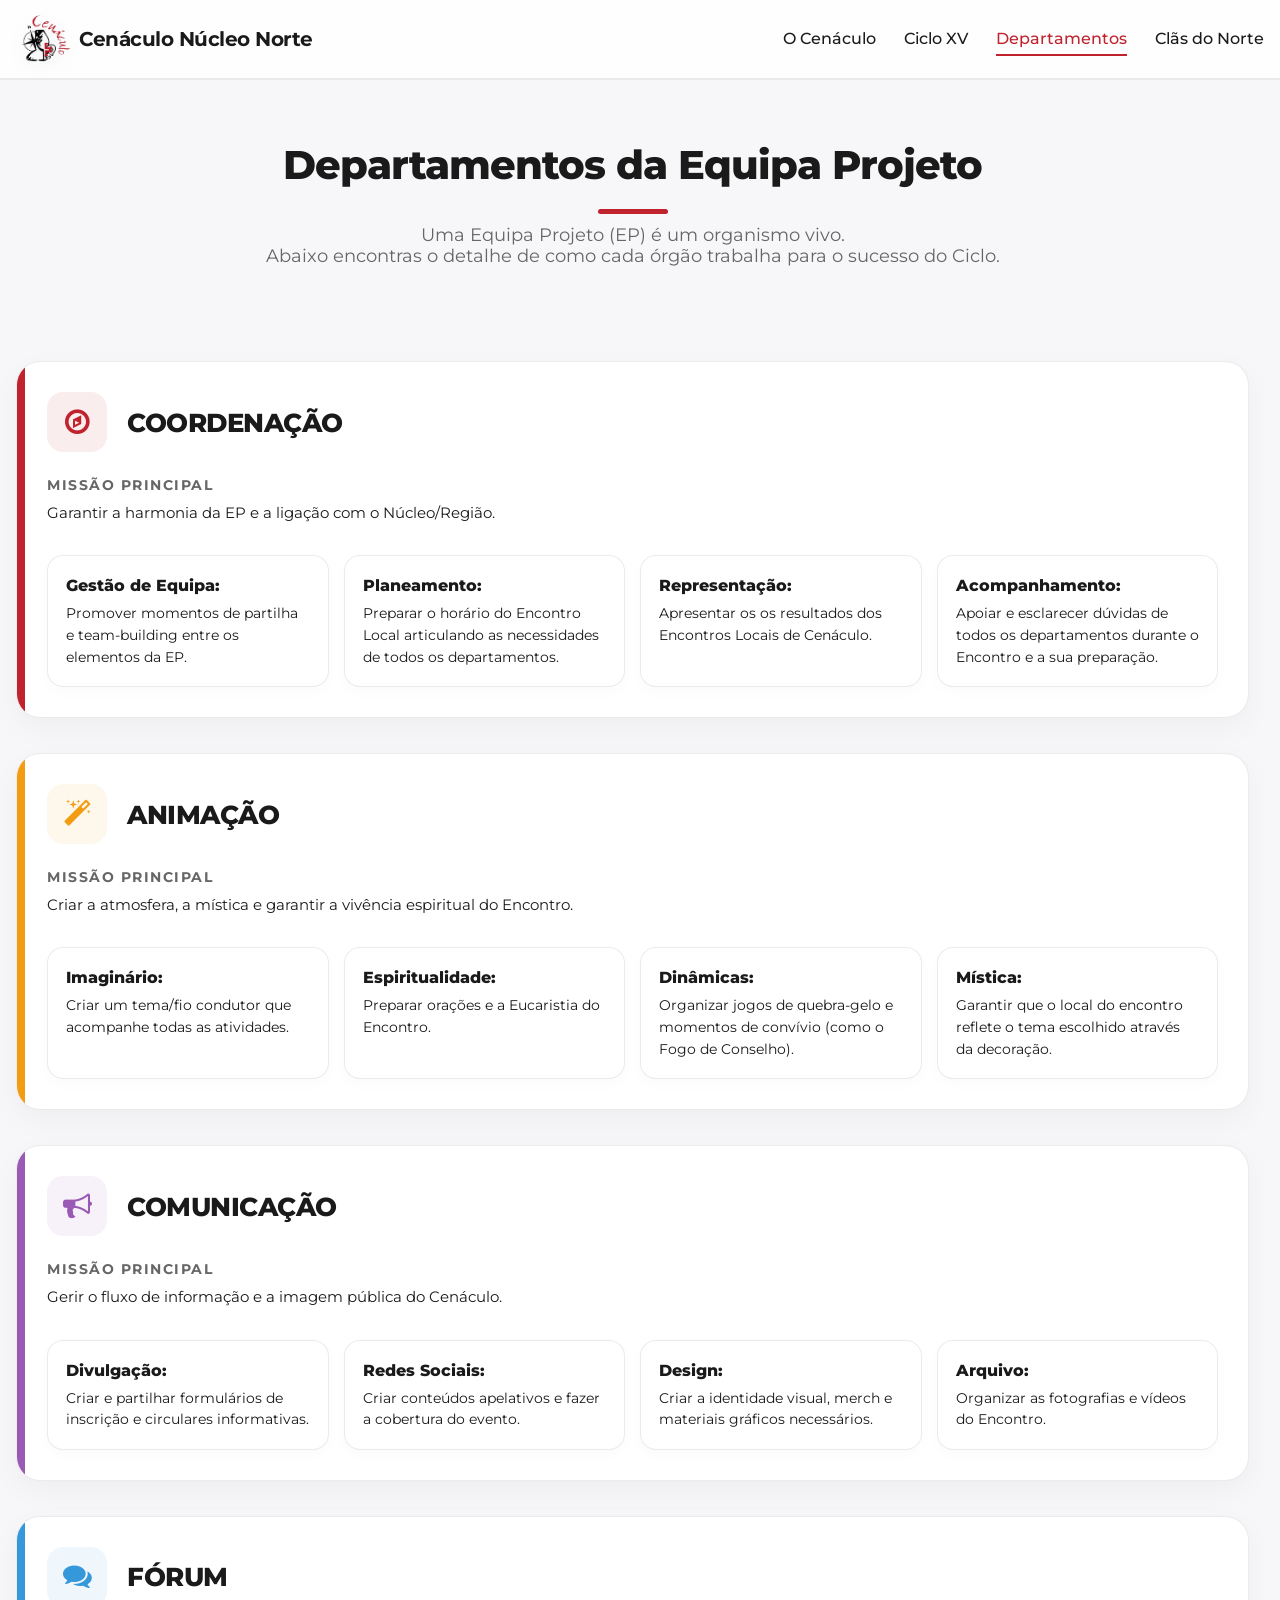
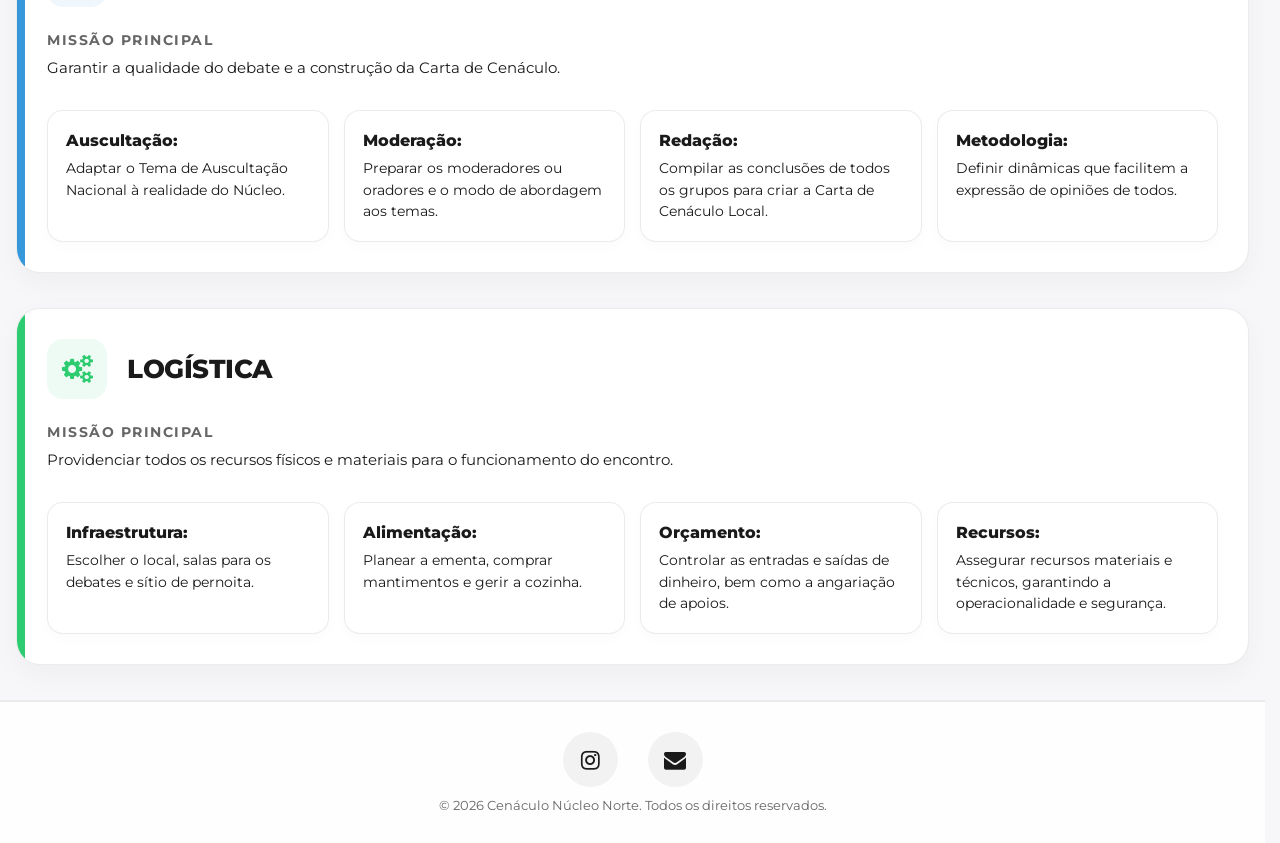
<file: docs/departamentos.html>
<!DOCTYPE html>
<html lang="pt">
    <head>
        <meta charset="UTF-8">
        <meta name="viewport" content="width=device-width, initial-scale=1.0">
        <title>Cenáculo Núcleo Norte</title>
        
        <link rel="stylesheet" href="styles/header.css">
        <link rel="stylesheet" href="styles/footer.css">
        <link rel="stylesheet" href="styles/departamentos.css">
        <link rel="preconnect" href="https://fonts.googleapis.com">
        <link rel="preconnect" href="https://fonts.gstatic.com" crossorigin>
        <link href="https://fonts.googleapis.com/css2?family=Montserrat:wght@400;500;700&display=swap" rel="stylesheet">
        <link rel="stylesheet" href="https://cdnjs.cloudflare.com/ajax/libs/font-awesome/4.7.0/css/font-awesome.min.css">
    </head>

    <body>
        <header class="navbar">
            <div class="container">
                <div class="logo">
                    <a href="index.html" class="cen-norte">
                        <img src="images/logo.png" alt="Logo" class="logo-img">
                        <span>Cenáculo Núcleo Norte</span>
                    </a>
                </div>
                <nav>
                    <button class="menu-toggle" aria-label="Menu">
                        ☰
                    </button>
                    <div class="nav-links">
                        <a href="index.html">O Cenáculo</a>
                        <a href="ciclo.html">Ciclo XV</a>
                        <a href="departamentos.html">Departamentos</a>
                        <a href="clas.html">Clãs do Norte</a>
                    </div>
                </nav>
            </div>
        </header>

        <main class="departamentos-page">
            <div class="dept">
                <div class="hero-content">
                    <h2>Departamentos da Equipa Projeto</h2>
                    <p>Uma Equipa Projeto (EP) é um organismo vivo.<br>
                    Abaixo encontras o detalhe de como cada órgão trabalha para o sucesso do Ciclo.</p>
                </div>
            </div>

            <div class="container">
                <section class="dept-detail coord" id="coord">
                    <div class="dept-header">
                        <i class="fa fa-compass"></i>
                        <h2>Coordenação</h2>
                    </div>
                    <div class="dept-content">
                        <div class="responsabilidades">
                            <h3>Missão Principal</h3>
                            <p>Garantir a harmonia da EP e a ligação com o Núcleo/Região.</p>
                            
                            <div class="task-grid">
                                <div class="task-item">
                                    <strong>Gestão de Equipa:</strong> Promover momentos de partilha e team-building entre os elementos da EP.
                                </div>
                                <div class="task-item">
                                    <strong>Planeamento:</strong> Preparar o horário do Encontro Local articulando as necessidades de todos os departamentos.
                                </div>
                                <div class="task-item">
                                    <strong>Representação:</strong> Apresentar os  os resultados dos Encontros Locais de Cenáculo.
                                </div>
                                <div class="task-item">
                                    <strong>Acompanhamento:</strong> Apoiar e esclarecer dúvidas de todos os departamentos durante o Encontro e a sua preparação.
                                </div>
                            </div>
                        </div>
                    </div>
                </section>

                <section class="dept-detail anim" id="anim">
                    <div class="dept-header">
                        <i class="fa fa-magic"></i>
                        <h2>Animação</h2>
                    </div>
                    <div class="dept-content">
                        <div class="responsabilidades">
                            <h3>Missão Principal</h3>
                            <p>Criar a atmosfera, a mística e garantir a vivência espiritual do Encontro.</p>
                            
                            <div class="task-grid">
                                <div class="task-item">
                                    <strong>Imaginário:</strong> Criar um tema/fio condutor que acompanhe todas as atividades.
                                </div>
                                <div class="task-item">
                                    <strong>Espiritualidade:</strong> Preparar orações e a Eucaristia do Encontro.
                                </div>
                                <div class="task-item">
                                    <strong>Dinâmicas:</strong> Organizar jogos de quebra-gelo e momentos de convívio (como o Fogo de Conselho).
                                </div>
                                <div class="task-item">
                                    <strong>Mística:</strong> Garantir que o local do encontro reflete o tema escolhido através da decoração.
                                </div>
                            </div>
                        </div>
                    </div>
                </section>

                <section class="dept-detail coms" id="coms">
                    <div class="dept-header">
                        <i class="fa fa-bullhorn"></i>
                        <h2>Comunicação</h2>
                    </div>
                    <div class="dept-content">
                        <div class="responsabilidades">
                            <h3>Missão Principal</h3>
                            <p>Gerir o fluxo de informação e a imagem pública do Cenáculo.</p>
                            
                            <div class="task-grid">
                                <div class="task-item">
                                    <strong>Divulgação:</strong> Criar e partilhar formulários de inscrição e circulares informativas.
                                </div>
                                <div class="task-item">
                                    <strong>Redes Sociais:</strong> Criar conteúdos apelativos e fazer a cobertura do evento.
                                </div>
                                <div class="task-item">
                                    <strong>Design:</strong> Criar a identidade visual, merch e materiais gráficos necessários.
                                </div>
                                <div class="task-item">
                                    <strong>Arquivo:</strong> Organizar as fotografias e vídeos do Encontro.
                                </div>
                            </div>
                        </div>
                    </div>
                </section>

                <section class="dept-detail forum" id="forum">
                    <div class="dept-header">
                        <i class="fa fa-comments"></i>
                        <h2>Fórum</h2>
                    </div>
                    <div class="dept-content">
                        <div class="responsabilidades">
                            <h3>Missão Principal</h3>
                            <p>Garantir a qualidade do debate e a construção da Carta de Cenáculo.</p>
                            
                            <div class="task-grid">
                                <div class="task-item">
                                    <strong>Auscultação:</strong> Adaptar o Tema de Auscultação Nacional à realidade do Núcleo.
                                </div>
                                <div class="task-item">
                                    <strong>Moderação:</strong> Preparar os moderadores ou oradores e o modo de abordagem aos temas.
                                </div>
                                <div class="task-item">
                                    <strong>Redação:</strong> Compilar as conclusões de todos os grupos para criar a Carta de Cenáculo Local.
                                </div>
                                <div class="task-item">
                                    <strong>Metodologia:</strong> Definir dinâmicas que facilitem a expressão de opiniões de todos.
                                </div>
                            </div>
                        </div>
                    </div>
                </section>

                <section class="dept-detail log" id="log">
                    <div class="dept-header">
                        <i class="fa fa-cogs"></i>
                        <h2>Logística</h2>
                    </div>
                    <div class="dept-content">
                        <div class="responsabilidades">
                            <h3>Missão Principal</h3>
                            <p>Providenciar todos os recursos físicos e materiais para o funcionamento do encontro.</p>
                            
                            <div class="task-grid">
                                <div class="task-item">
                                    <strong>Infraestrutura:</strong> Escolher o local, salas para os debates e sítio de pernoita.
                                </div>
                                <div class="task-item">
                                    <strong>Alimentação:</strong> Planear a ementa, comprar mantimentos e gerir a cozinha.
                                </div>
                                <div class="task-item">
                                    <strong>Orçamento:</strong> Controlar as entradas e saídas de dinheiro, bem como a angariação de apoios.
                                </div>
                                <div class="task-item">
                                    <strong>Recursos:</strong> Assegurar recursos materiais e técnicos, garantindo a operacionalidade e segurança.
                                </div>
                            </div>
                        </div>
                    </div>
                </section>
            </div>
        </main>

        <footer> 
            <div class="footer-links">
                <a href="https://www.instagram.com/cenaculo_nucleo_norte/" target="_blank" class="link insta">
                    <i class="fa fa-instagram"></i> 
                    <span>Instagram</span>
                </a>
                <a href="mailto:cenaculo.norte@escutismo.pt" class="link email">
                    <i class="fa fa-envelope"></i> 
                    <span>Email</span>
                </a>
            </div>
            <div class="footer-text">
                <p>&copy; 2026 Cenáculo Núcleo Norte.<br> Todos os direitos reservados.</p>
            </div>

        </footer>

        <script src="scripts/header.js"></script>
    </body>
</html>
</file>
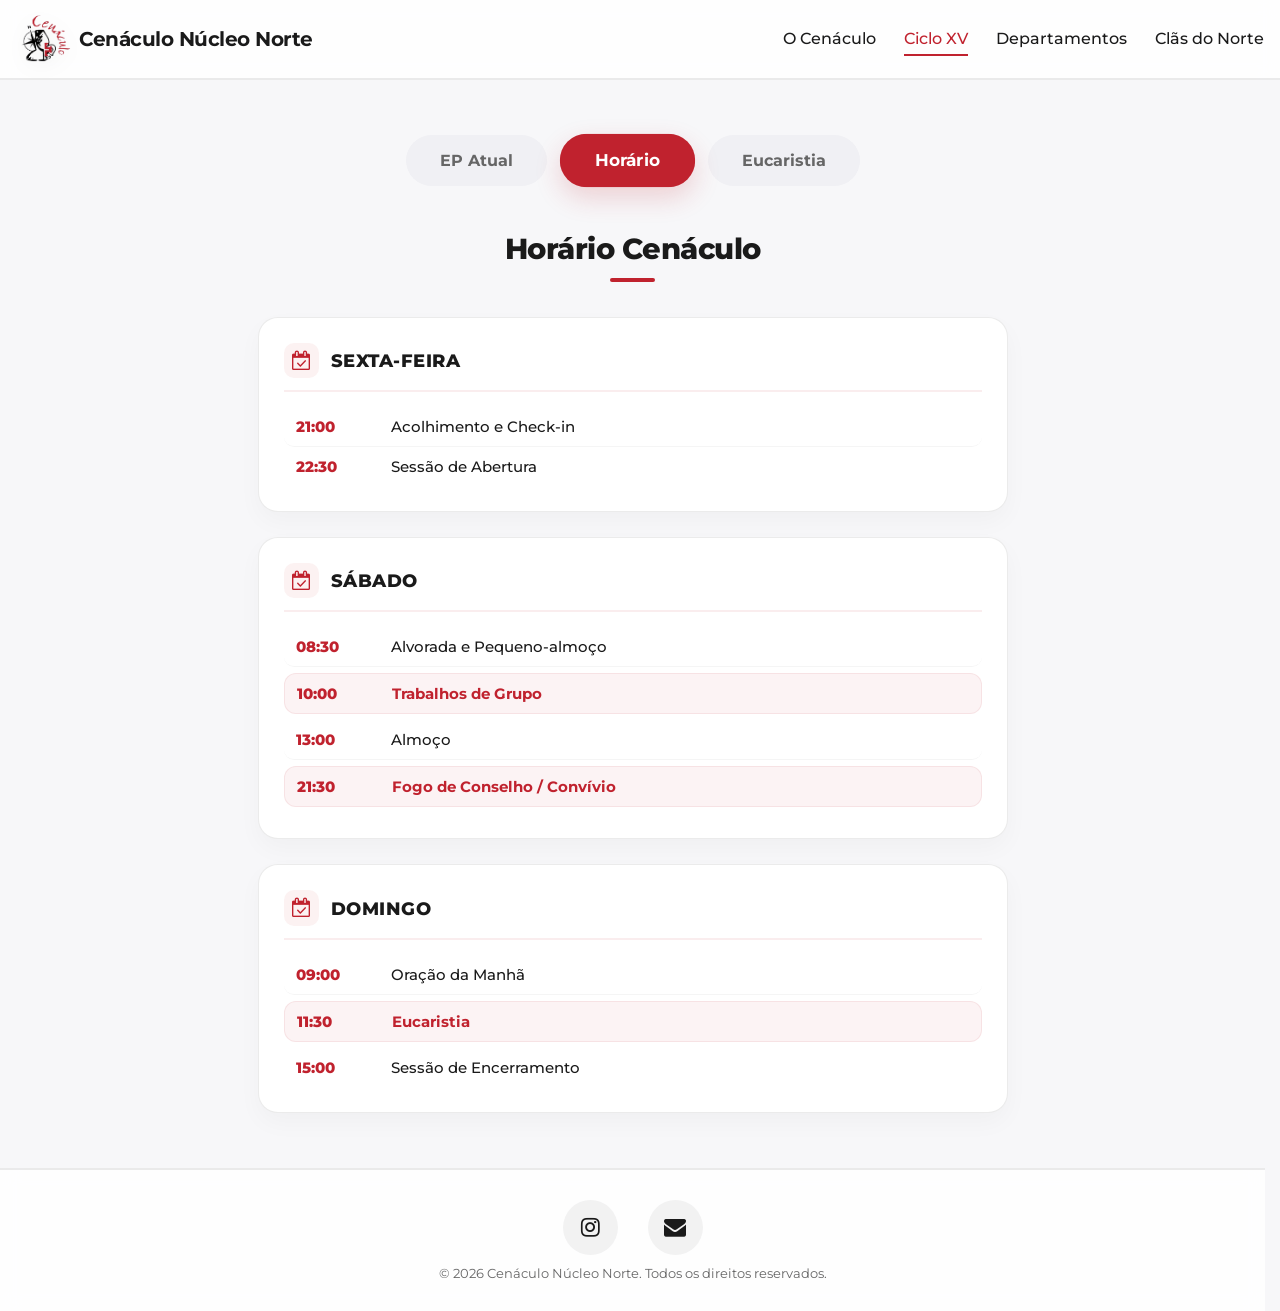
<file: src/docs/ciclo.html>
<!DOCTYPE html>
<html lang="pt">
    <head>
        <meta charset="UTF-8">
        <meta name="viewport" content="width=device-width, initial-scale=1.0">
        <title>Cenáculo Núcleo Norte</title>
        
        <link rel="stylesheet" href="../styles/header.css">
        <link rel="stylesheet" href="../styles/footer.css">
        <link rel="stylesheet" href="../styles/tabs.css">
        <link rel="stylesheet" href="../styles/eucaristia.css">
        <link rel="stylesheet" href="../styles/horario.css">
        <link rel="stylesheet" href="../styles/ep.css">
        <link rel="preconnect" href="https://fonts.googleapis.com">
        <link rel="preconnect" href="https://fonts.gstatic.com" crossorigin>
        <link href="https://fonts.googleapis.com/css2?family=Montserrat:wght@400;500;700&display=swap" rel="stylesheet">
        <link rel="stylesheet" href="https://cdnjs.cloudflare.com/ajax/libs/font-awesome/4.7.0/css/font-awesome.min.css">
    </head>

    <body>
        <header class="navbar">
            <div class="container">
                <div class="logo">
                    <a href="index.html" class="cen-norte">
                        <img src="../images/logo.png" alt="Logo" class="logo-img">
                        <span>Cenáculo Núcleo Norte</span>
                    </a>
                </div>
                <nav>
                    <button class="menu-toggle" aria-label="Menu">
                        ☰
                    </button>
                    <div class="nav-links">
                        <a href="index.html">O Cenáculo</a>
                        <a href="ciclo.html">Ciclo XV</a>
                        <a href="departamentos.html">Departamentos</a>
                        <a href="clas.html">Clãs do Norte</a>
                    </div>
                </nav>
            </div>
        </header>

        <main>
            <div class="tabs">
                <button class="button-ep" onclick="show('ep', this)">EP Atual</button>
                <button class="button-horario" onclick="show('horario', this)">Horário</button>
                <button class="button-musicas" onclick="show('musicas', this)">Eucaristia</button>
            </div>

            <div id="ep" class="container-main">
                <div class="ep-content">
                    <h2>Equipa Projeto Ciclo XV</h2>

                    <div class="photos">
                        <section class="ep-photos coordenacao">
                            <h3>Coordenação</h3>
                            <div class="members">
                                <div class="dept-combo">
                                    <img src="../images/ep/Inês.JPG" alt="Coordenadora" class="ep-image">
                                    <div class="dept-text">
                                        <h4>Inês Ferreira</h4>
                                        <p>1283 - Alvarelhos</p>
                                    </div>
                                </div>
                                <div class="dept-combo">
                                    <img src="../images/ep/Ricardo.JPG" alt="Coordenador" class="ep-image">
                                    <div class="dept-text">
                                        <h4>Ricardo Almeida</h4>
                                        <p>628 - Santo Tirso</p>
                                    </div>
                                </div>
                            </div>
                        </section>

                        <section class="ep-photos animacao">
                            <h3>Animação</h3>
                            <div class="members">
                                <div class="dept-combo">
                                    <img src="../images/ep/Mariana.jpg" alt="Animação1" class="ep-image">
                                    <div class="dept-text">
                                        <h4>Mariana Moreira</h4>
                                        <p>245 - Vilarinho</p>
                                    </div>
                                </div>
                                <div class="dept-combo">
                                <img src="../images/ep/Manel.jpg" alt="Animação2" class="ep-image">
                                    <div class="dept-text">
                                        <h4>Manuel Escaleira</h4>
                                        <p>447 - Santiago de Bougado</p>
                                    </div>
                                </div>
                            </div>
                        </section>
                        
                        <section class="ep-photos comunicacao">
                            <h3>Comunicação</h3>
                            <div class="members">
                                <div class="dept-combo">
                                    <img src="../images/ep/Luísa.jpg" alt="Comunicação1" class="ep-image">
                                    <div class="dept-text">
                                        <h4>Ana Luísa Costa</h4>
                                        <p>435 - Santa Eulália</p>
                                    </div>
                                </div>
                                <div class="dept-combo">
                                    <img src="../images/ep/Joana.JPG" alt="Comunicação2" class="ep-image">
                                    <div class="dept-text">
                                        <h4>Joana Carvalhal</h4>
                                        <p>447 - Santiago de Bougado</p>
                                    </div>
                                </div>
                            </div>
                        </section>
                        
                        <section class="ep-photos forum">
                            <h3>Fórum</h3>
                            <div class="members">
                                <div class="dept-combo">
                                    <img src="../images/ep/Guida.jpg" alt="Fórum1" class="ep-image">
                                    <div class="dept-text">
                                        <h4>Margarida Silva</h4>
                                        <p>503 - Fontiscos</p>
                                    </div>
                                </div>
                                <div class="dept-combo">
                                    <img src="../images/ep/Tomás.jpg" alt="Fórum2" class="ep-image">
                                    <div class="dept-text">
                                        <h4>Tomás Morais</h4>
                                        <p>447 - Santiago de Bougado</p>
                                    </div>
                                </div>
                            </div>
                        </section>
                        
                        <section class="ep-photos logistica">
                            <h3>Logística</h3>
                            <div class="members">
                                <div class="dept-combo">
                                    <img src="../images/ep/Bea.JPG" alt="Logística1" class="ep-image">
                                    <div class="dept-text">
                                        <h4>Beatriz Machado</h4>
                                        <p>503 - Fontiscos</p>
                                    </div>
                                </div>
                                <div class="dept-combo">
                                    <img src="../images/ep/Maria.JPG" alt="Logística2" class="ep-image">
                                    <div class="dept-text">
                                        <h4>Maria Fonseca</h4>
                                        <p>628 - Santo Tirso</p>
                                    </div>
                                </div>
                                <div class="dept-combo">
                                    <img src="../images/ep/Margarida.JPG" alt="Logística3" class="ep-image">
                                    <div class="dept-text">
                                        <h4>Margarida Sousa</h4>
                                        <p>399 - Rebordões</p>
                                    </div>
                                </div>
                            </div>
                        </section>

                        <section class="ep-photos obs-emb">
                            <div class="obs">
                                <h3>Observadora</h3>
                                <div class="members">
                                    <div class="dept-combo">
                                        <img src="../images/ep/Ana.png" alt="Observadora" class="ep-image">
                                        <div class="dept-text">
                                            <h4>Ana Fernandes</h4>
                                            <p>503 - Fontiscos</p>
                                        </div>
                                    </div>
                                </div>
                            </div>
                            <div class="members">
                                <div class="emb">
                                    <h3>Embaixador</h3>
                                    <div class="dept-combo">
                                        <img src="../images/ep/Henrique.jpg" alt="Embaixador" class="ep-image">
                                        <div class="dept-text">
                                            <h4>Henrique Silva</h4>
                                            <p>447 - Santiago de Bougado</p>
                                        </div>
                                    </div>
                                </div>
                            </div>
                        </section>
                    </div>
                </div>
            </div>
            <div id="horario" class="container-main">  
                <div class="horario-content">
                    <h2>Horário Cenáculo</h2>

                    <section class="dia-agenda">
                        <div class="dia-header">
                            <i class="fa fa-calendar-check-o"></i>
                            <h3>Sexta-feira</h3>
                        </div>
                        <div class="item-horario">
                            <span class="hora">21:00</span>
                            <span class="atividade">Acolhimento e Check-in</span>
                        </div>
                        <div class="item-horario">
                            <span class="hora">22:30</span>
                            <span class="atividade">Sessão de Abertura</span>
                        </div>
                    </section>

                    <section class="dia-agenda">
                        <div class="dia-header">
                            <i class="fa fa-calendar-check-o"></i>
                            <h3>Sábado</h3>
                        </div>
                        <div class="item-horario">
                            <span class="hora">08:30</span>
                            <span class="atividade">Alvorada e Pequeno-almoço</span>
                        </div>
                        <div class="item-horario destaque">
                            <span class="hora">10:00</span>
                            <span class="atividade">Trabalhos de Grupo</span>
                        </div>
                        <div class="item-horario">
                            <span class="hora">13:00</span>
                            <span class="atividade">Almoço</span>
                        </div>
                        <div class="item-horario destaque">
                            <span class="hora">21:30</span>
                            <span class="atividade">Fogo de Conselho / Convívio</span>
                        </div>
                    </section>

                    <section class="dia-agenda">
                        <div class="dia-header">
                            <i class="fa fa-calendar-check-o"></i>
                            <h3>Domingo</h3>
                        </div>
                        <div class="item-horario">
                            <span class="hora">09:00</span>
                            <span class="atividade">Oração da Manhã</span>
                        </div>
                        <div class="item-horario destaque">
                            <span class="hora">11:30</span>
                            <span class="atividade">Eucaristia</span>
                        </div>
                        <div class="item-horario">
                            <span class="hora">15:00</span>
                            <span class="atividade">Sessão de Encerramento</span>
                        </div>
                    </section>
                </div>
            </div>
    
            <div id="musicas" class="container-main">
                <div class="eucaristia-content">
                    <h2>Cânticos da Eucaristia</h2>

                    <section class="momento">
                        <h3>Cântico Inicial - Se crês em Deus</h3>
                        <p>Se crês em Deus<br>
                        Se acreditas que Ele há-de voltar.<br>
                        Segue o caminho que Jesus te veio ensinar,<br>
                        Então verás que a vida se pode tornar melhor.</p>
                        <p class="refrao">Cantarei, cantarei, o que Deus me veio ensinar.<br>
                        Que a maneira de chegar ao céu<br>
                        É a amar, é a amar,<br>
                        É a amar, é a amar<br>
                        O pobre, o rico, e o pecador<br>
                        E tudo o que nesta vida é querido do Senhor.</p>
                        <p>Se Deus quiser<br>
                        Hei-de deixar de pensar em mim,<br>
                        E então roubar tempo ao tempo para O adorar<br>
                        Serei feliz e comigo será tudo o que cantar.</p>
                        <p class="word-refrao">Refrão</p>
                    </section>

                    <section class="momento">
                        <h3>Ato Penitencial - Perdoa Senhor</h3>
                        <p>Perdoa Senhor o nosso dia,<br>
                        A ausência de gestos corajosos<br>
                        A fraqueza dos atos consentidos<br>
                        A vida nos momentos mal amados.</p>
                        <p>Perdoa o espaço que te não demos<br>
                        Perdoa porque não nos libertámos<br>
                        Perdoa as correntes que pusemos<br>
                        Em Ti, Senhor, porque não ousámos.</p>
                        <p>Contudo faz-nos sentir:<br>
                        Perdoar é esquecer a antiga guerra<br>
                        E partindo recomeçar de novo<br>
                        Como o sol que sempre beija a terra.</p>
                    </section>

                    <section class="momento">
                        <h3>Salmo Responsorial</h3>
                        <p class="refrao">Tu meu Deus a quem busco<br>
                        Sede de Ti tenho na alma<br>
                        Qual terra seca, qual terra seca<br>
                        Sem água.</p>
                        <p>1. Porque o Teu amor é melhor que a vida<br>
                        Meus lábios querem cantar para ti<br>
                        E assim quero com a vida bendizer-te<br>
                        E levantar as mãos abertas para ti.</p>
                        <p>2. Quantas vezes de noite, quando o sono se vai penso em Ti<br>
                        E tranquilo me encontro à Tua sombra.<br>
                        Como uma criança, minha alma se aperta contra Ti<br>
                        E segura a Tua mão me sustém.</p>
                        <p>3. Uma só coisa Te peço, Senhor, uma coisa estou buscando:<br>
                        Viver em Tua casa para sempre e conhecer-te.<br>
                        Tu sabes quem eu sou<br>
                        Tu sabes o que tenho, o que eu anseio,<br>
                        O que eu não sou, o que eu não tenho.</p>
                    </section>

                    <section class="momento">
                        <h3>Aleluia</h3>
                        <p>Ouve esta palavra<br>
                        Que profiro sobre ti<br>
                        É uma mensagem <br>
                        Ao povo que escolhi</p>
                        <p>Procura-me e viverás<br>
                        Sente a voz dentro de ti<br>
                        É assim que fala<br>
                        O teu Senhor.</p>
                        <p class="refrao">Aleluia, Aleluia<br>
                        Aleluia, Aleluia<br>
                        Aleluia, Aleluia<br>
                        Aleluia, Aleluia</p>
                    </section>

                    <section class="momento">
                        <h3>Ofertório - Tomo este Pão</h3>
                        <p class="refrao">Tomo este pão e este vinho em memória do meu Salvador<br>
                        Tomo este pão e este vinho são o corpo e sangue do Senhor.</p>
                        <p>Bebendo o Teu sangue neste cálice, bebo o sangue da nova aliança<br>
                        O que derramaste pelos homens para remissão e esperança.<br>
                        Tomando o pão que é o Teu corpo, comungo a Igreja transcendente<br>
                        Faz Teu corpo eterna minha alma, pela fé me salva para sempre.</p>
                    </section>

                    <section class="momento">
                        <h3>Santo</h3>
                        <p>Santo, Santo, Hossana!<br>
                        Santo, Santo, Hossana!</p>
                        <p class="refrao">Hossana, eh, hossana, eh,<br>
                        Hossana a Cristo Senhor!<br>
                        Hossana, eh, hossana, eh,<br>
                        Hossana a Cristo Senhor!</p>
                        <p>O céu e a terra proclamam, tua glória Senhor.<br>
                        O céu e a terra proclamam, tua glória Senhor.</p>
                        <p class="word-refrao">Refrão</p>
                        <p>Bendito Aquele que vem em nome do Senhor!<br>
                        Bendito Aquele que vem em nome do Senhor!</p>
                        <p class="word-refrao">Refrão</p>
                    </section>

                    <section class="momento">
                        <h3>Cordeiro</h3>
                        <p>Faz a paz, escolhe o amor<br>
                        P'ro mundo ser melhor.<br>
                        Faz a paz, escolhe o amor<br>
                        P'ro mundo ser melhor.</p>
                        <p>Abraça os homens, são teus irmãos<br>
                        E dá-lhes o coração.<br>
                        Abraça os homens, são teus irmãos<br>
                        E dá-lhes o coração.</p>
                    </section>

                    <section class="momento">
                        <h3>Comunhão - Pão do Céu</h3>
                        <p>Pão do Céu, pão de Deus, vida em mim és Senhor Jesus.<br>
                        No caminho da vida és o pão que dá força e luz.</p>
                        <p>Quem comer deste pão viverá por mim,<br>
                        Quem deste vinho beber, viverá no amor<br>
                        E feliz reinará com o seu Senhor.</p>
                        <p>Bom pastor és caminho seguro verdade e vida.<br>
                        Quem te segue não anda no mundo perdido e só.<br>
                        Nem a vida, ou a morte, ou algum poder,<br>
                        Do seu amor poderá jamais separar,<br>
                        Para a vida sem fim ressuscitará.</p>
                        <p class="refrao">Eu sou o pão da vida.<br>
                        Eu sou a ressurreição.<br>
                        Tomai e comei este é o meu corpo:<br>
                        Pão de vida e unidade.<br>
                        Permanecei em mim<br>
                        Eu a videira vós os ramos.<br>
                        Tomai e bebei este é o meu sangue<br>
                        Para a vossa salvação.</p>
                        <p>Pão do céu é o maná que nos dás com sabor a ti,<br>
                        És a força que alenta o nosso peregrinar.<br>
                        Quem tem sede há-de em ti encontrar a fonte<br>
                        Da alegria sem fim e da tua paz<br>
                        E brotará dele um rio de água-viva.</p>
                        <p>Para quem hemos de ir se tu és o Santo de Deus.<br>
                        As palavras, Senhor, que nos dás são de vida eterna.<br>
                        Quem te segue não se perderá na noite<br>
                        Em caminhos e vales de solidão<br>
                        Pois terá luz da vida, vida verdadeira.<br>
                        <p class="word-refrao">Refrão</p>
                    </section>

                    <section class="momento">
                        <h3>Ação de Graças 1</h3>
                        <p>Esta sede de te encontrar em mim<br>
                        De correr p'ra Ti, de estar junto de Ti<br>
                        Guias pelos vales o decurso do meu rio<br>
                        Única razão és Tu, o único sustento Tu<br>
                        A minha vida existe porque existes Tu.</p>
                        <p class="refrao">Tudo gira à Tua volta em função de Ti<br>
                        Não importa quando, onde e o porquê. (Bis)</p>
                        <p>Gira o firmamento sem nunca ter paz<br>
                        Mas existe uma ponta a brilhar p'ra mim<br>
                        A estrela polar que guia os meus passos<br>
                        A estrela polar és Tu, estrela segura Tu<br>
                        A minha vida existe porque existes Tu.</p>
                        <p class="word-refrao">Refrão</p>
                        <p>Brilha a Tua luz no centro do meu ser<br>
                        Dás sentido à vida que em mim nasceu<br>
                        Tudo o que farei será somente amor<br>
                        Único sustento és Tu, a estrela polar Tu<br>
                        A minha vida existe porque existes Tu</p>
                        <p class="word-refrao">Refrão</p>
                    </section>

                    <section class="momento">
                        <h3>Ação de Graças 2</h3>
                        <p class="refrao">Ó Senhora minha, ó minha Mãe<br>
                        Eu me ofereço todo a Vós<br>
                        E em prova da minha devoção para convosco<br>
                        Vos consagro neste dia e para sempre<br>
                        Os meus olhos, os meus ouvidos,<br>
                        a minha boca, o meu coração<br>
                        E inteiramente, todo o meu ser. (Bis)</p>
                        <p>E porque assim sou Vosso, ó incomparável Mãe<br>
                        Guardai-me e defendei-me como coisa e propriedade vossa.</p>
                    </section>

                    <section class="momento">
                        <h3>Cântico Final - Sentido Novo</h3>
                        <p>Peço ao tempo que corra devagar<br>
                        Um lugar a que possa voltar<br>
                        Das montanhas surge a luz do mundo<br>
                        Dar sentido novo ao amanhã</p>
                        <p>O Sol já despertou a vontade de servir<br>
                        Descobri por fim o que me faz feliz<br>
                        É simples, é assim, mas existe<br>
                        O meu lado cego que me faz seguir</p>
                        <p class="refrao">Peço ao tempo que corra devagar<br>
                        Cada passo no seu espaço, o tempo no seu lugar (x4)</p>
                        <p>Então vai em frente<br>
                        De lenço, sente!<br>
                        Contigo carregas<br>
                        Vontade ao peito.</p>
                        <p>Então vai em frente<br>
                        De lenço, sente!<br>
                        Contigo carregas...</p>
                        <p class="refrao">Peço ao tempo que corra devagar<br>
                        Cada passo no seu espaço, o tempo no seu lugar (x7)</p>
                        <p>Está na hora de recomeçar<br>
                        Novos rostos poder abraçar<br>
                        A chama acende cada um de nós<br>
                        Com liberdade...</p>
                    </section>
                </div>
            </div>
        </main>

        <footer> 
            <div class="footer-links">
                <a href="https://www.instagram.com/cenaculo_nucleo_norte/" target="_blank" class="link insta">
                    <i class="fa fa-instagram"></i> 
                    <span>Instagram</span>
                </a>
                <a href="mailto:cenaculo.norte@escutismo.pt" class="link email">
                    <i class="fa fa-envelope"></i> 
                    <span>Email</span>
                </a>
            </div>
            <div class="footer-text">
                <p>&copy; 2026 Cenáculo Núcleo Norte.<br> Todos os direitos reservados.</p>
            </div>

        </footer>

        <script src="../scripts/header.js"></script>
        <script src="../scripts/tabs.js"></script>
    </body>
</html>
</file>
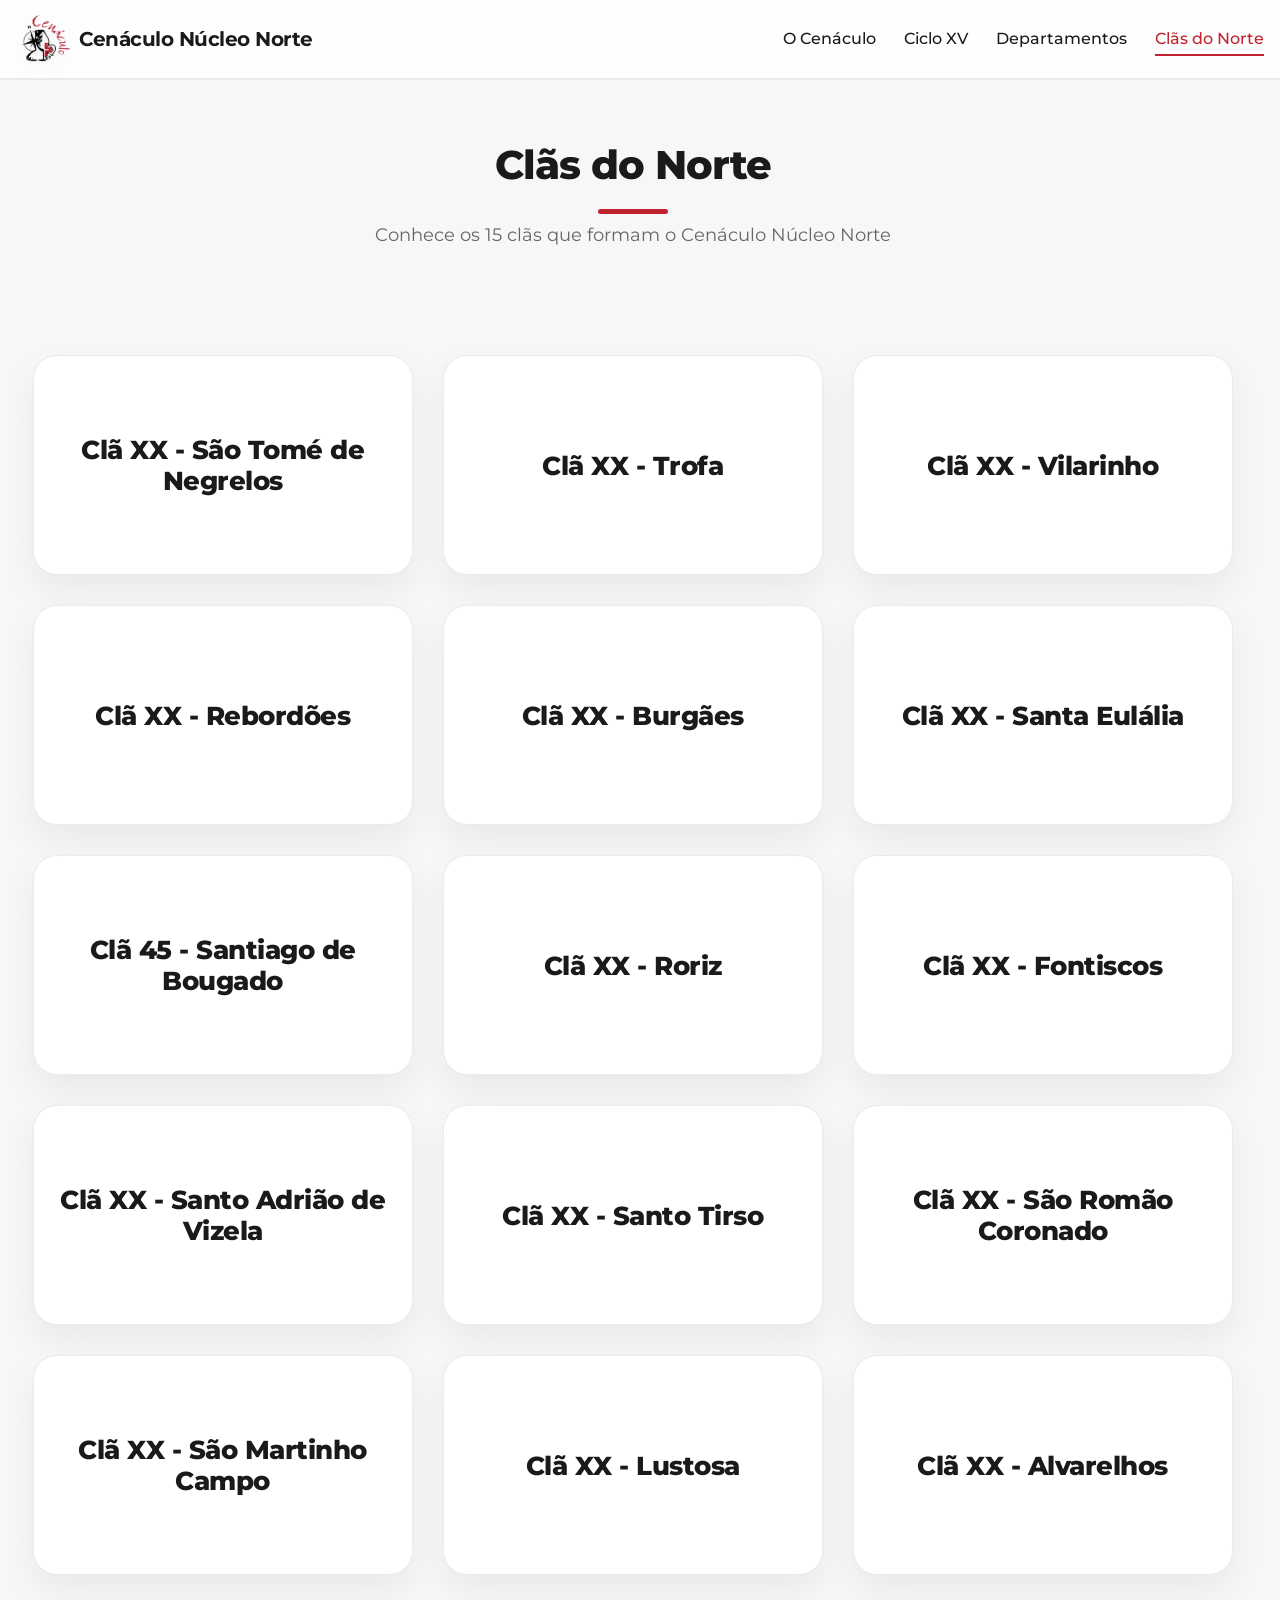
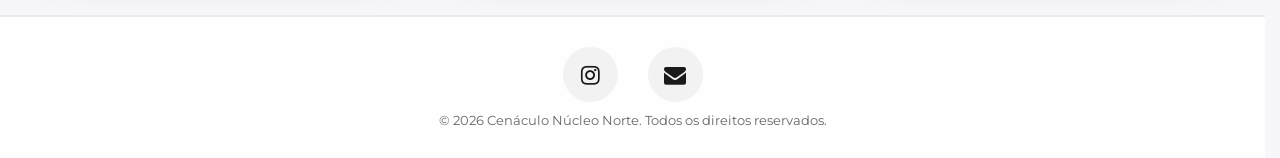
<file: src/docs/clas.html>
<!DOCTYPE html>
<html lang="pt">
    <head>
        <meta charset="UTF-8">
        <meta name="viewport" content="width=device-width, initial-scale=1.0">
        <title>Cenáculo Núcleo Norte</title>
        
        <link rel="stylesheet" href="../styles/header.css">
        <link rel="stylesheet" href="../styles/footer.css">
        <link rel="stylesheet" href="../styles/clas.css">
        <link rel="preconnect" href="https://fonts.googleapis.com">
        <link rel="preconnect" href="https://fonts.gstatic.com" crossorigin>
        <link href="https://fonts.googleapis.com/css2?family=Montserrat:wght@400;500;700&display=swap" rel="stylesheet">
        <link rel="stylesheet" href="https://cdnjs.cloudflare.com/ajax/libs/font-awesome/4.7.0/css/font-awesome.min.css">
    </head>

    <body>
        <header class="navbar">
            <div class="container">
                <div class="logo">
                    <a href="index.html" class="cen-norte">
                        <img src="../images/logo.png" alt="Logo" class="logo-img">
                        <span>Cenáculo Núcleo Norte</span>
                    </a>
                </div>
                <nav>
                    <button class="menu-toggle" aria-label="Menu">
                        ☰
                    </button>
                    <div class="nav-links">
                        <a href="index.html">O Cenáculo</a>
                        <a href="ciclo.html">Ciclo XV</a>
                        <a href="departamentos.html">Departamentos</a>
                        <a href="clas.html">Clãs do Norte</a>
                    </div>
                </nav>
            </div>
        </header>

        <main class="main-container">
            <div class="clans">
                <div class="hero-content">
                    <h2>Clãs do Norte</h2>
                    <p>Conhece os 15 clãs que formam o Cenáculo Núcleo Norte</p>
                </div>
            </div>

            <div class="clas-grid-section">
                <div class="container">
                    <div id="clas-grid" class="clas-grid">
                        <!-- cards a partir do js -->
                    </div>
                </div>
            </div>
        </main>

        <footer>
            <div class="footer-links">
                <a href="https://www.instagram.com/cenaculo_nucleo_norte/" target="_blank" class="link insta">
                    <i class="fa fa-instagram"></i>
                    <span>Instagram</span>
                </a>
                <a href="mailto:cenaculo.norte@escutismo.pt" class="link email">
                    <i class="fa fa-envelope"></i>
                    <span>Email</span>
                </a>
            </div>
            <div class="footer-text">
                <p>&copy; 2026 Cenáculo Núcleo Norte.<br> Todos os direitos reservados.</p>
            </div>
        </footer>

        <script src="../scripts/header.js"></script>
        <script src="../scripts/clas-loader.js"></script>
    </body>
</html>
</file>
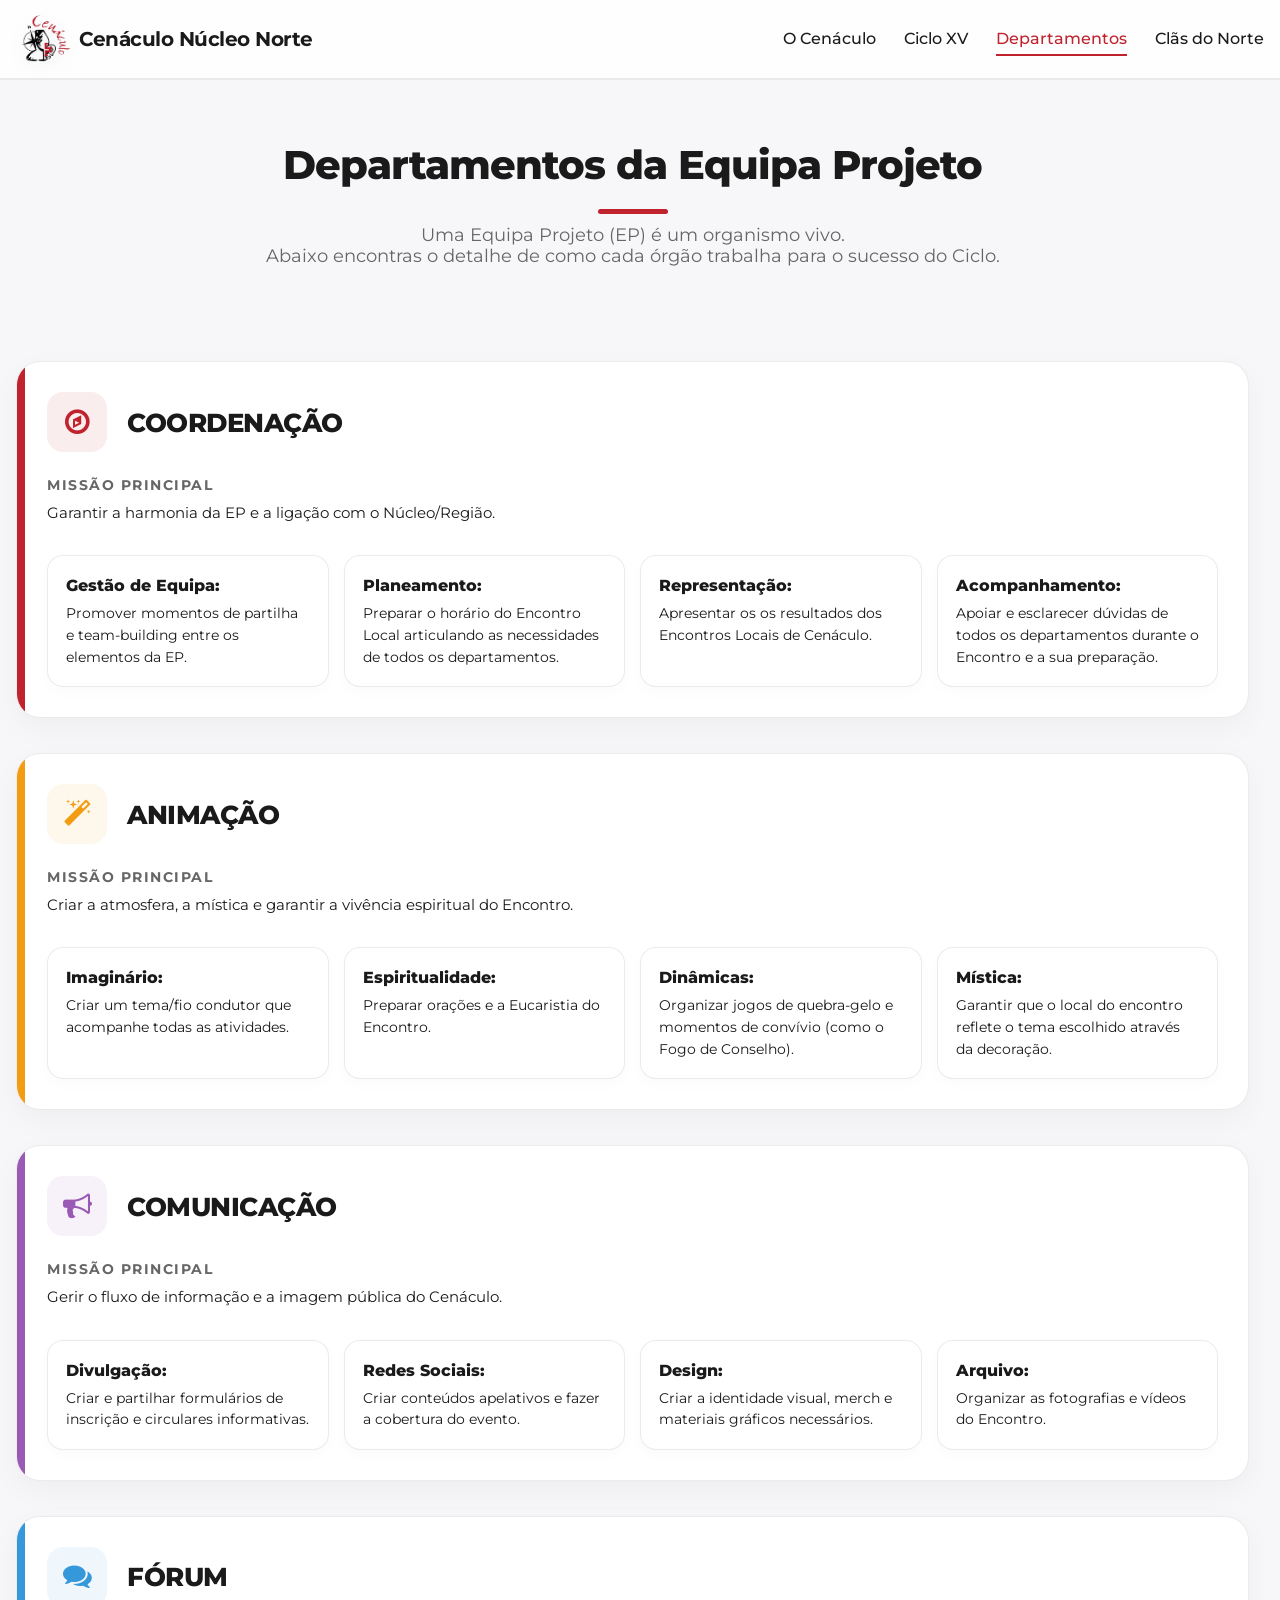
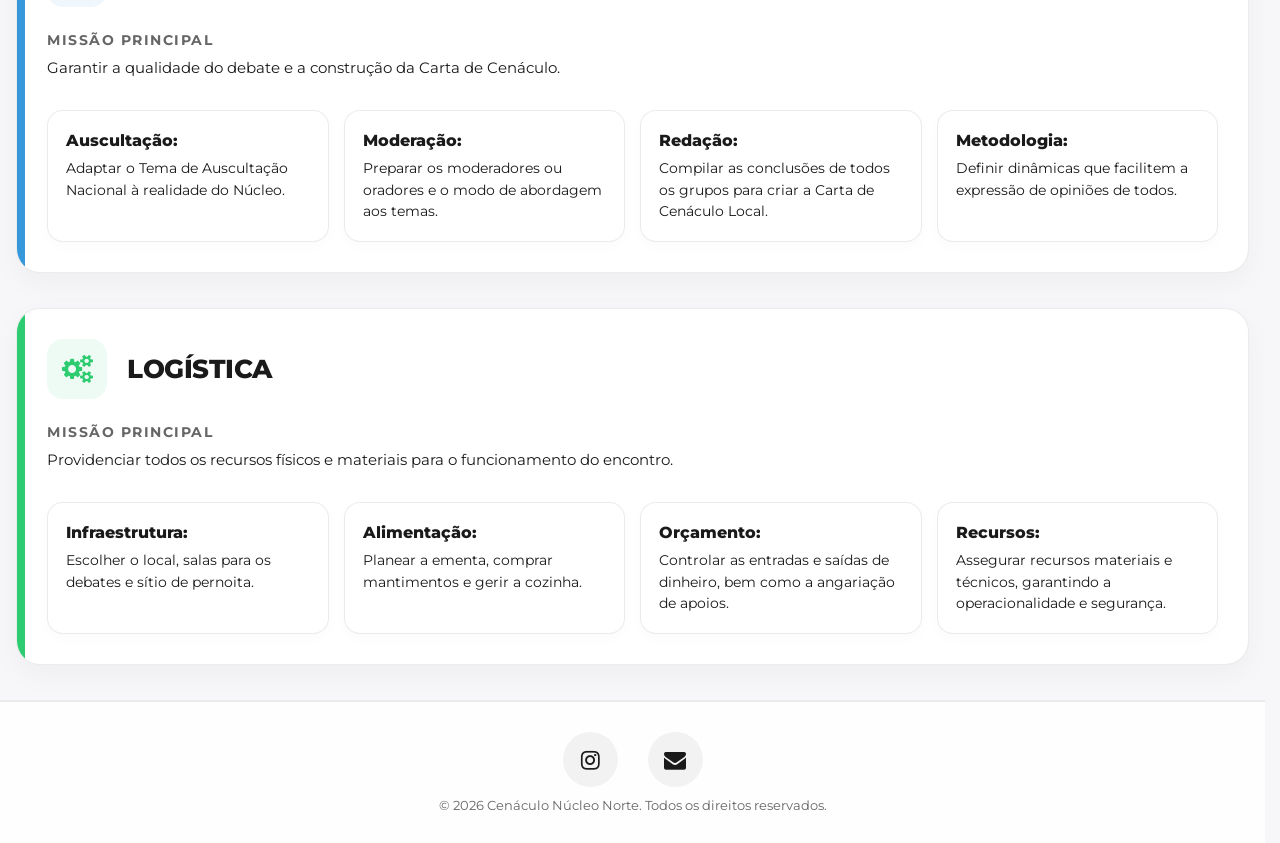
<file: src/docs/departamentos.html>
<!DOCTYPE html>
<html lang="pt">
    <head>
        <meta charset="UTF-8">
        <meta name="viewport" content="width=device-width, initial-scale=1.0">
        <title>Cenáculo Núcleo Norte</title>
        
        <link rel="stylesheet" href="../styles/header.css">
        <link rel="stylesheet" href="../styles/footer.css">
        <link rel="stylesheet" href="../styles/departamentos.css">
        <link rel="preconnect" href="https://fonts.googleapis.com">
        <link rel="preconnect" href="https://fonts.gstatic.com" crossorigin>
        <link href="https://fonts.googleapis.com/css2?family=Montserrat:wght@400;500;700&display=swap" rel="stylesheet">
        <link rel="stylesheet" href="https://cdnjs.cloudflare.com/ajax/libs/font-awesome/4.7.0/css/font-awesome.min.css">
    </head>

    <body>
        <header class="navbar">
            <div class="container">
                <div class="logo">
                    <a href="index.html" class="cen-norte">
                        <img src="../images/logo.png" alt="Logo" class="logo-img">
                        <span>Cenáculo Núcleo Norte</span>
                    </a>
                </div>
                <nav>
                    <button class="menu-toggle" aria-label="Menu">
                        ☰
                    </button>
                    <div class="nav-links">
                        <a href="index.html">O Cenáculo</a>
                        <a href="ciclo.html">Ciclo XV</a>
                        <a href="departamentos.html">Departamentos</a>
                        <a href="clas.html">Clãs do Norte</a>
                    </div>
                </nav>
            </div>
        </header>

        <main class="departamentos-page">
            <div class="dept">
                <div class="hero-content">
                    <h2>Departamentos da Equipa Projeto</h2>
                    <p>Uma Equipa Projeto (EP) é um organismo vivo.<br>
                    Abaixo encontras o detalhe de como cada órgão trabalha para o sucesso do Ciclo.</p>
                </div>
            </div>

            <div class="container">
                <section class="dept-detail coord" id="coord">
                    <div class="dept-header">
                        <i class="fa fa-compass"></i>
                        <h2>Coordenação</h2>
                    </div>
                    <div class="dept-content">
                        <div class="responsabilidades">
                            <h3>Missão Principal</h3>
                            <p>Garantir a harmonia da EP e a ligação com o Núcleo/Região.</p>
                            
                            <div class="task-grid">
                                <div class="task-item">
                                    <strong>Gestão de Equipa:</strong> Promover momentos de partilha e team-building entre os elementos da EP.
                                </div>
                                <div class="task-item">
                                    <strong>Planeamento:</strong> Preparar o horário do Encontro Local articulando as necessidades de todos os departamentos.
                                </div>
                                <div class="task-item">
                                    <strong>Representação:</strong> Apresentar os  os resultados dos Encontros Locais de Cenáculo.
                                </div>
                                <div class="task-item">
                                    <strong>Acompanhamento:</strong> Apoiar e esclarecer dúvidas de todos os departamentos durante o Encontro e a sua preparação.
                                </div>
                            </div>
                        </div>
                    </div>
                </section>

                <section class="dept-detail anim" id="anim">
                    <div class="dept-header">
                        <i class="fa fa-magic"></i>
                        <h2>Animação</h2>
                    </div>
                    <div class="dept-content">
                        <div class="responsabilidades">
                            <h3>Missão Principal</h3>
                            <p>Criar a atmosfera, a mística e garantir a vivência espiritual do Encontro.</p>
                            
                            <div class="task-grid">
                                <div class="task-item">
                                    <strong>Imaginário:</strong> Criar um tema/fio condutor que acompanhe todas as atividades.
                                </div>
                                <div class="task-item">
                                    <strong>Espiritualidade:</strong> Preparar orações e a Eucaristia do Encontro.
                                </div>
                                <div class="task-item">
                                    <strong>Dinâmicas:</strong> Organizar jogos de quebra-gelo e momentos de convívio (como o Fogo de Conselho).
                                </div>
                                <div class="task-item">
                                    <strong>Mística:</strong> Garantir que o local do encontro reflete o tema escolhido através da decoração.
                                </div>
                            </div>
                        </div>
                    </div>
                </section>

                <section class="dept-detail coms" id="coms">
                    <div class="dept-header">
                        <i class="fa fa-bullhorn"></i>
                        <h2>Comunicação</h2>
                    </div>
                    <div class="dept-content">
                        <div class="responsabilidades">
                            <h3>Missão Principal</h3>
                            <p>Gerir o fluxo de informação e a imagem pública do Cenáculo.</p>
                            
                            <div class="task-grid">
                                <div class="task-item">
                                    <strong>Divulgação:</strong> Criar e partilhar formulários de inscrição e circulares informativas.
                                </div>
                                <div class="task-item">
                                    <strong>Redes Sociais:</strong> Criar conteúdos apelativos e fazer a cobertura do evento.
                                </div>
                                <div class="task-item">
                                    <strong>Design:</strong> Criar a identidade visual, merch e materiais gráficos necessários.
                                </div>
                                <div class="task-item">
                                    <strong>Arquivo:</strong> Organizar as fotografias e vídeos do Encontro.
                                </div>
                            </div>
                        </div>
                    </div>
                </section>

                <section class="dept-detail forum" id="forum">
                    <div class="dept-header">
                        <i class="fa fa-comments"></i>
                        <h2>Fórum</h2>
                    </div>
                    <div class="dept-content">
                        <div class="responsabilidades">
                            <h3>Missão Principal</h3>
                            <p>Garantir a qualidade do debate e a construção da Carta de Cenáculo.</p>
                            
                            <div class="task-grid">
                                <div class="task-item">
                                    <strong>Auscultação:</strong> Adaptar o Tema de Auscultação Nacional à realidade do Núcleo.
                                </div>
                                <div class="task-item">
                                    <strong>Moderação:</strong> Preparar os moderadores ou oradores e o modo de abordagem aos temas.
                                </div>
                                <div class="task-item">
                                    <strong>Redação:</strong> Compilar as conclusões de todos os grupos para criar a Carta de Cenáculo Local.
                                </div>
                                <div class="task-item">
                                    <strong>Metodologia:</strong> Definir dinâmicas que facilitem a expressão de opiniões de todos.
                                </div>
                            </div>
                        </div>
                    </div>
                </section>

                <section class="dept-detail log" id="log">
                    <div class="dept-header">
                        <i class="fa fa-cogs"></i>
                        <h2>Logística</h2>
                    </div>
                    <div class="dept-content">
                        <div class="responsabilidades">
                            <h3>Missão Principal</h3>
                            <p>Providenciar todos os recursos físicos e materiais para o funcionamento do encontro.</p>
                            
                            <div class="task-grid">
                                <div class="task-item">
                                    <strong>Infraestrutura:</strong> Escolher o local, salas para os debates e sítio de pernoita.
                                </div>
                                <div class="task-item">
                                    <strong>Alimentação:</strong> Planear a ementa, comprar mantimentos e gerir a cozinha.
                                </div>
                                <div class="task-item">
                                    <strong>Orçamento:</strong> Controlar as entradas e saídas de dinheiro, bem como a angariação de apoios.
                                </div>
                                <div class="task-item">
                                    <strong>Recursos:</strong> Assegurar recursos materiais e técnicos, garantindo a operacionalidade e segurança.
                                </div>
                            </div>
                        </div>
                    </div>
                </section>
            </div>
        </main>

        <footer> 
            <div class="footer-links">
                <a href="https://www.instagram.com/cenaculo_nucleo_norte/" target="_blank" class="link insta">
                    <i class="fa fa-instagram"></i> 
                    <span>Instagram</span>
                </a>
                <a href="mailto:cenaculo.norte@escutismo.pt" class="link email">
                    <i class="fa fa-envelope"></i> 
                    <span>Email</span>
                </a>
            </div>
            <div class="footer-text">
                <p>&copy; 2026 Cenáculo Núcleo Norte.<br> Todos os direitos reservados.</p>
            </div>

        </footer>

        <script src="../scripts/header.js"></script>
    </body>
</html>
</file>
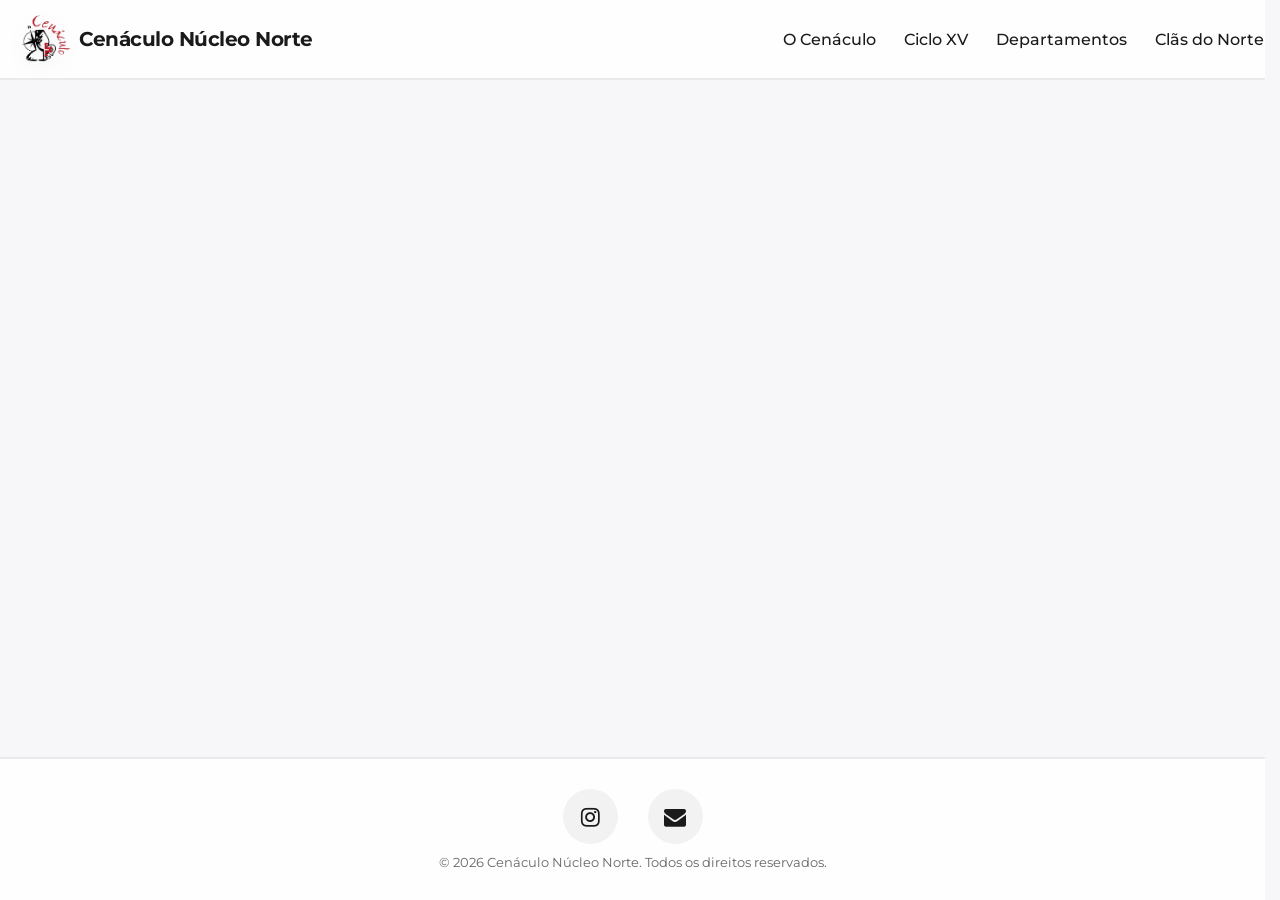
<file: src/pages/clans.html>
<!DOCTYPE html>
<html lang="pt">
    <head>
        <meta charset="UTF-8">
        <meta name="viewport" content="width=device-width, initial-scale=1.0">
        <title>Cenáculo Núcleo Norte</title>
        
        <link rel="stylesheet" href="../styles/header.css">
        <link rel="stylesheet" href="../styles/footer.css">
        <link rel="preconnect" href="https://fonts.googleapis.com">
        <link rel="preconnect" href="https://fonts.gstatic.com" crossorigin>
        <link href="https://fonts.googleapis.com/css2?family=Montserrat:wght@400;500;700&display=swap" rel="stylesheet">
        <link rel="stylesheet" href="https://cdnjs.cloudflare.com/ajax/libs/font-awesome/4.7.0/css/font-awesome.min.css">
    </head>

    <body>
        <header class="navbar">
            <div class="container">
                <div class="logo">
                    <a href="index.html" class="cen-norte">
                        <img src="../images/logo.png" alt="Logo" class="logo-img">
                        <span>Cenáculo Núcleo Norte</span>
                    </a>
                </div>
                <nav>
                    <div class="nav-links">
                        <a href="index.html">O Cenáculo</a>
                        <a href="ciclo.html">Ciclo XV</a>
                        <a href="departamentos.html">Departamentos</a>
                        <a href="clas.html">Clãs do Norte</a>
                    </div>
                </nav>
            </div>
        </header>

        <main>
        </main>

        <footer> 
            <div class="footer-links">
                <a href="https://www.instagram.com/cenaculo_nucleo_norte/" target="_blank" class="link insta">
                    <i class="fa fa-instagram"></i> 
                    <span>Instagram</span>
                </a>
                <a href="mailto:cenaculo.norte@escutismo.pt" class="link email">
                    <i class="fa fa-envelope"></i> 
                    <span>Email</span>
                </a>
            </div>
            <div class="footer-text">
                <p>&copy; 2026 Cenáculo Núcleo Norte. Todos os direitos reservados.</p>
            </div>

        </footer>

        <script src="../scripts/header.js"></script>
    </body>
</html>
</file>
<file: docs/styles/header.css>
@import url('https://fonts.googleapis.com/css2?family=Montserrat:ital,wght@0,300;0,400;0,500;0,600;0,700;0,800;1,400;1,700&display=swap');

:root {
    --primary-color: #c0222e;
    --primary-hover: #a01d27;
    --primary-glow: rgba(192, 34, 46, 0.18);

    --bg: #f7f7f9;
    --surface: #ffffff;

    --text-dark: #1a1a1a;
    --text-light: #666;

    --border: rgba(0,0,0,0.08);

    --shadow-sm: 0 4px 12px rgba(0,0,0,0.05);
    --shadow-md: 0 10px 30px rgba(0,0,0,0.08);

    --nav-height: 80px;
}

*,
*::before,
*::after {
    box-sizing: border-box;
    margin: 0;
    padding: 0;
}

html {
    overflow-y: scroll;
    scrollbar-gutter: stable;
    scroll-behavior: smooth;
}

body {
    font-family: 'Montserrat', sans-serif;
    background: var(--bg);
    color: var(--text-dark);
    padding-top: var(--nav-height);
    -webkit-font-smoothing: antialiased;
    -moz-osx-font-smoothing: grayscale;
}

.cen-norte { 
    font-weight: 700; 
    letter-spacing: -0.5px; 
    font-size: 1.25rem; 
    color: var(--text-dark); 
    text-decoration: none; 
    display: flex; 
    align-items: center; 
    gap: 0.2rem; 
}

.container {
    max-width: 1400px;
    margin: 0 auto;
    padding: 0 1rem;
}

/* NAVBAR */
.navbar {
    position: fixed;
    top: 0;
    left: 0;
    width: 100%;
    height: var(--nav-height);
    z-index: 1000;

    background: rgba(255,255,255,0.85);
    backdrop-filter: blur(10px);

    border-bottom: 2px solid var(--border);
}

.navbar .container {
    height: 100%;
    display: flex;
    justify-content: space-between;
    align-items: center;
}

/* LINKS */
.nav-links {
    display: flex;
    gap: 28px;
    list-style: none;
}

.nav-links a {
    text-decoration: none;
    color: var(--text-dark);
    font-weight: 500;
    position: relative;
    padding: 6px 0;
    transition: color 0.3s ease;
}

.nav-links a::after {
    content: '';
    position: absolute;
    bottom: 0; 
    left: 0; 
    width: 0; 
    height: 2px; 
    background-color: var(--primary-color); 
    transition: width 0.3s ease;
}

.nav-links a:hover {
    color: var(--primary-color);
}

.nav-links a:hover::after {
    width: 100%;
}

.nav-links a.active {
    color: var(--primary-color);
    border-bottom: 2px solid var(--primary-color);
}

/* LOGO */
.logo {
    display: flex;
    align-items: center;
    gap: 12px;
    transition: transform 0.2s ease;
}

.logo:hover {
    transform: scale(1.02);
}

.logo-img {
    width: 60px;
    filter: drop-shadow(0 4px 10px rgba(0,0,0,0.08));
}

/* MOBILE MENU */
.menu-toggle {
    display: none;
}

@media (max-width: 768px) {

    .cen-norte span {
        display: none;
    }

    .menu-toggle {
        display: block;
        font-size: 2rem;
        background: none;
        border: none;
        cursor: pointer;
        color: var(--text-dark);
    }

    .nav-links {
        position: absolute;
        top: var(--nav-height);
        left: 0;
        width: 100%;
        flex-direction: column;
        background: rgba(255,255,255,0.95);
        backdrop-filter: blur(10px);
        border-top: 1px solid var(--border);
        display: none;
        padding: 10px 0;
        gap: 0;
    }

    .nav-links.active {
        display: flex;
    }

    .nav-links a {
        padding: 14px;
        text-align: center;
    }
}
</file>
<file: docs/styles/footer.css>
:root {
    --primary-color: #c0222e;
    --primary-hover: #a01d27;
    --primary-glow: rgba(192, 34, 46, 0.18);

    --bg: #f7f7f9;
    --surface: #ffffff;
    --bg-circle: #f2f2f2;

    --text-dark: #1a1a1a;
    --text-light: #666;

    --border: rgba(0,0,0,0.08);

    --shadow-sm: 0 4px 12px rgba(0,0,0,0.05);
    --shadow-md: 0 10px 30px rgba(0,0,0,0.08);

    --nav-height: 80px;
}

html, body {
    height: 100%;
    margin: 0;
}

body {
    display: flex;
    flex-direction: column;
    min-height: 100vh;
    font-family: 'Montserrat', sans-serif;
}

main {
    flex: 1;
}

footer {
    display: flex;
    flex-direction: column;
    align-items: center;
    justify-content: center;
    padding: 30px 0; 
    
    background: rgba(255, 255, 255, 0.85);
    backdrop-filter: blur(10px);
    -webkit-backdrop-filter: blur(10px); 
    
    border-top: 2px solid var(--border);
}

.footer-links {
    display: flex;
    flex-direction: row;
    align-items: center;
    justify-content: center;
    gap: 30px;
    flex-wrap: wrap;
}

.social-container {
    display: flex;
    justify-content: center;
    gap: 20px;
}

.link {
    display: inline-flex;   
    align-items: center;
    justify-content: flex-start;
    width: 55px;           
    height: 55px;          
    background: var(--bg-circle);
    color: var(--text-dark);
    text-decoration: none;
    border-radius: 50px;
    overflow: hidden;
    transition: all 0.5s cubic-bezier(0.4, 0, 0.2, 1);
    white-space: nowrap;
}

.link i {
    font-size: 22px;
    width: 55px;           
    min-width: 55px;      
    display: flex;
    justify-content: center; 
    align-items: center; 
}

.link span {
    opacity: 0;
    font-weight: 600;
    margin-left: 0;        
    transition: all 0.4s ease;
    padding-right: 25px;   
}

.link.insta:hover {
    width: 170px;         
    background-color: var(--primary-color);
    color: var(--surface);
}

.link.email:hover {
    width: 130px;         
    background-color: var(--primary-color);
    color: var(--surface);
}

.link:hover span {
    opacity: 1;
    margin-left: 5px;    
}

.footer-text br {
    display: none;
}

.footer-text {
    font-size: 13px;
    color: var(--text-light);
    margin-top: 10px;
}


@media (max-width: 768px) {
    .footer-text {
        text-align: center;
    }

    .footer-text br {
        display: block;
    }
}
</file>
<file: docs/styles/cenaculo.css>
@import url('https://fonts.googleapis.com/css2?family=Montserrat:ital,wght@0,300;0,400;0,500;0,600;0,700;0,800;1,400;1,700&display=swap');

:root {
    --red: #c0222e;
    --red-dark: #a01d27;
    --red-light: rgba(192, 34, 46, 0.08);
    --ink: #1a1a1a;
    --slate: #666666;
    --white: #ffffff;
    --bg-light: #f8f9fa;
    --bg-deep: #f1f3f5;
    --border: rgba(0, 0, 0, 0.06);
    --coord-color: #c0222e;
    --anim-color: #f39c12;
    --coms-color: #9b59b6;
    --forum-color: #3498db;
    --log-color: #2ecc71;
}

*, *::before, *::after {
    box-sizing: border-box;
    margin: 0;
    padding: 0;
}

html { scroll-behavior: smooth; }

body {
    font-family: 'Montserrat', sans-serif;
    background-color: #ffffff;
    color: var(--ink);
    position: relative;
    overflow-x: hidden;
}

body::before, body::after {
    content: "";
    position: fixed; 
    width: 600px;
    height: 600px;
    border-radius: 50%;
    filter: blur(100px);
    z-index: -1;
    opacity: 0.12; 
    pointer-events: none;
}

body::before {
    top: -100px;
    left: -100px;
    background: var(--red);
}

body::after {
    bottom: -10%;
    right: -10%;
    background: var(--red-dark);
}

#cenaculo-intro {
    min-height: 90vh;
    display: flex;
    align-items: center;
    background: transparent; 
    position: relative;
}

.cenaculo-page::before {
    content: "";
    position: absolute;
    top: 50%;
    left: 50%;
    transform: translate(-50%, -50%);
    width: 800px;
    height: 800px;
    background: radial-gradient(circle, rgba(155, 89, 182, 0.08) 0%, transparent 70%);
    z-index: -1;
    pointer-events: none;
}

.cenaculo-page {
    animation: fadeIn 0.8s ease-out forwards;
}

.cenaculo-content {
    max-width: 1100px;
    margin: 0 auto;
    padding: 0 30px;
}

.hero-inner {
    max-width: 1100px;
    margin: 0 auto;
    width: 100%;
    display: grid;
    grid-template-columns: 1fr auto;
    align-items: center;
    gap: 60px;
    position: relative;
    z-index: 2;
}

.hero-eyebrow {
    display: inline-flex;
    align-items: center;
    gap: 10px;
    background: var(--red-light);
    color: var(--red);
    padding: 10px 20px;
    border-radius: 50px;
    font-size: 0.8rem;
    font-weight: 700;
    letter-spacing: 0.1em;
    text-transform: uppercase;
    margin-bottom: 24px;
    box-shadow: 0 4px 15px var(--primary-glow);
    transition: transform 0.3s cubic-bezier(0.34, 1.56, 0.64, 1);
}

.hero-h1 {
    font-size: clamp(48px, 6vw, 84px);
    font-weight: 800;
    line-height: 1.05;
    letter-spacing: -2px;
    color: var(--ink);
    margin-bottom: 24px;
}

.hero-h1 em {
    font-style: italic;
    color: var(--red);
    font-weight: 700;
}

.hero-desc {
    font-size: 1.1rem;
    color: var(--slate);
    line-height: 1.7;
    max-width: 500px;
    margin-bottom: 20px;
    font-weight: 400;
}

.hero-actions {
    display: flex;
    align-items: center;
    gap: 20px;
    flex-wrap: wrap;
}

.lema-row {
    margin-bottom: 20px;
}

.lema-hero {
    font-size: clamp(13px, 1.4vw, 18px);
    font-weight: 800;
    color: var(--ink);
    padding-left: 14px;
    position: relative;
    line-height: 1.2;
    letter-spacing: 0.03em; 
    margin-bottom: 20px;
}

.lema-hero::before {
    content: '';
    position: absolute;
    left: 0;
    top: 0;
    bottom: 0;
    width: 4px;
    background: var(--red);
    border-radius: 4px;
}

.hero-badge {
    width: 450px;
    height: 450px;
    border-radius: 50%;
    display: flex;
    flex-direction: column;
    align-items: center;
    justify-content: center;
    text-align: center;
    padding: 20px;
    animation: gentle-float 6s ease-in-out infinite;
}

.hero-badge img {
    width: 100%;
    height: auto;
    margin-bottom: 15px;
    filter: drop-shadow(0 20px 30px rgba(0,0,0,0.1));
}

.cenaculo-content h2 {
    text-align: center;
    color: var(--ink);
    font-weight: 700;
    font-size: 2.2rem;
    letter-spacing: -1px;
    position: relative;
}

.cenaculo-content p {
    text-align: center;
    color: var(--slate);
    font-weight: 300;
    font-size: 1rem;
    letter-spacing: -1px;
    position: relative;
}

.cenaculo-content h2::after {
    content: '';
    display: block;
    width: 60px;
    height: 4px;
    background: var(--red);
    margin: 15px auto 30px;
    border-radius: 4px;
}

#objetivos {
    padding: 100px 20px;
}

.objectives-grid {
    display: grid;
    grid-template-columns: repeat(3, 1fr);
    gap: 24px;
}

.objective-card {
    background: var(--white);
    border-radius: 24px;
    padding: 40px 30px;
    position: relative;
    overflow: hidden;
    transition: all 0.4s cubic-bezier(0.34, 1.56, 0.64, 1);
    border: 1px solid var(--border);
}

.objective-card::before {
    content: '';
    position: absolute;
    top: 0; left: 0; right: 0;
    height: 4px;
    background: var(--red);
    transform: scaleX(0);
    transform-origin: left;
    transition: transform 0.4s cubic-bezier(0.19, 1, 0.22, 1);
}

.objective-icon {
    display: inline-flex;
    flex-direction: row;
    align-items: center;
    gap: 12px;
}

.objective-card h4 {
    font-size: 1.2rem;
    font-weight: 700;
    color: var(--ink);
    margin-bottom: 16px;
    display: flex;
    align-items: center;
    gap: 12px;
}

.objective-card h4 i {
    color: var(--red);
    font-size: 1.4rem;
    background: var(--red-light);
    padding: 12px;
    border-radius: 12px;
    transition: transform 0.3s ease;
}

.objective-card p {
    font-size: 0.95rem;
    color: var(--slate);
    line-height: 1.6;
    font-weight: 400;
}

#estrutura {
    padding: 100px 20px;
    position: relative;
}

.structure-cards {
    display: grid;
    grid-template-columns: repeat(2, 1fr);
    gap: 24px;
}

.structure-card {
    background: var(--white);
    border: 1px solid var(--border);
    border-radius: 24px;
    padding: 40px;
    transition: all 0.4s cubic-bezier(0.34, 1.56, 0.64, 1);
}

.structure-card h3 {
    font-size: 1.2rem;
    font-weight: 700;
    color: var(--ink);
    margin-bottom: 16px;
    display: flex;
    align-items: center;
    gap: 12px;
}

.structure-card h3 i {
    color: var(--red);
    font-size: 1.4rem;
    background: var(--red-light);
    padding: 12px;
    border-radius: 12px;
}

.structure-card p {
    font-size: 0.95rem;
    color: var(--slate);
    line-height: 1.7;
    font-weight: 400;
}

#departamentos-preview {
    padding: 100px 20px;
}

.depts-preview {
    display: grid;
    grid-template-columns: repeat(4, 1fr);
    grid-template-areas:
        "coord coord coord coord"
        "anim coms forum log";
    gap: 20px;
}

.dept-preview {
    background: var(--white);
    border-radius: 24px;
    padding: 36px 28px;
    border: 1px solid var(--border);
    text-align: center;
    position: relative;
    overflow: hidden;
    transition: all 0.4s cubic-bezier(0.34, 1.56, 0.64, 1);
}

.dept-preview::after {
    content: '';
    position: absolute;
    bottom: 0; left: 0; right: 0;
    height: 6px;
    border-radius: 0 0 24px 24px;
    transition: height 0.3s ease;
}

.dept-preview.coord { grid-area: coord; flex-direction: row; display: flex; align-items: center; justify-content: center; gap: 24px; text-align: left; }
.dept-preview.coord::after { background: var(--coord-color); }
.dept-preview.forum { grid-area: forum; }
.dept-preview.forum::after { background: var(--forum-color); }
.dept-preview.anim { grid-area: anim; }
.dept-preview.anim::after { background: var(--anim-color); }
.dept-preview.coms { grid-area: coms; }
.dept-preview.coms::after { background: var(--coms-color); }
.dept-preview.log { grid-area: log; }
.dept-preview.log::after { background: var(--log-color); }

.dept-preview i {
    width: 65px;
    height: 65px;
    border-radius: 18px;
    display: inline-flex;
    align-items: center;
    justify-content: center;
    font-size: 1.8rem;
    margin-bottom: 16px;
    transition: all 0.4s cubic-bezier(0.34, 1.56, 0.64, 1);
}

.dept-preview.coord i { background: rgba(192,34,46,0.1); color: var(--coord-color); margin-bottom: 0; }
.dept-preview.anim i { background: rgba(243,156,18,0.1); color: var(--anim-color); }
.dept-preview.coms i { background: rgba(155,89,182,0.1); color: var(--coms-color); }
.dept-preview.forum i { background: rgba(52,152,219,0.1); color: var(--forum-color); }
.dept-preview.log i { background: rgba(46,204,113,0.1); color: var(--log-color); }

.dept-preview h4 {
    font-size: 0.95rem;
    font-weight: 700;
    letter-spacing: 0.05em;
    text-transform: uppercase;
    color: var(--ink);
}

.view-more {
    margin-top: 50px;
    text-align: center;
}

#cta {
    padding: 100px 20px;
}

.cta-card {
    background: linear-gradient(135deg, var(--red) 0%, var(--red-dark) 100%);
    border-radius: 32px;
    padding: 60px;
    display: flex;
    flex-direction: column;
    align-items: center;
    text-align: center;
    gap: 20px;
    position: relative;
    overflow: hidden;
    box-shadow: 0 30px 60px rgba(192, 34, 46, 0.25);
}

.cta-card::before {
    content: '';
    position: absolute;
    top: -50%; left: -50%; width: 200%; height: 200%;
    background: radial-gradient(circle, rgba(255,255,255,0.15) 0%, transparent 60%);
    pointer-events: none;
    animation: rotate-gradient 15s linear infinite;
}

.cta-card h2 {
    color: var(--white);
    margin-bottom: 0;
}
.cta-card h2::after { display: none; }

.cta-card p {
    font-size: 1.1rem;
    color: rgba(255,255,255,0.95);
    line-height: 1.6;
    max-width: 600px;
    margin-bottom: 20px;
}

.cta-buttons {
    display: flex;
    gap: 16px;
    flex-wrap: wrap;
    justify-content: center;
    z-index: 2;
}

.btn-solid {
    display: inline-flex;
    align-items: center;
    gap: 10px;
    background: var(--red);
    color: var(--white);
    padding: 16px 36px;
    border-radius: 50px;
    font-size: 1rem;
    font-weight: 600;
    text-decoration: none;
    transition: all 0.3s cubic-bezier(0.34, 1.56, 0.64, 1);
}

.btn-solid:hover {
    background: var(--red-dark);
    transform: translateY(-4px) scale(1.02);
    box-shadow: 0 15px 30px var(--primary-glow);
}

.btn-depts {
    display: inline-flex;
    align-items: center;
    gap: 10px;
    color: var(--ink);
    padding: 16px 36px;
    border-radius: 50px;
    border: 2px solid rgba(0, 0, 0, 0.8);
    font-size: 1rem;
    font-weight: 600;
    text-decoration: none;
    transition: all 0.3s cubic-bezier(0.34, 1.56, 0.64, 1);
}

.btn-depts:hover {
    background: var(--ink);
    color: var(--white);
    transform: translateY(-4px) scale(1.02);
    box-shadow: 0 15px 30px rgba(0,0,0,0.15);
}

.btn-primary {
    display: inline-flex;
    align-items: center;
    gap: 10px;
    background: var(--white);
    color: var(--red);
    padding: 16px 36px;
    border-radius: 50px;
    font-size: 1rem;
    font-weight: 700;
    text-decoration: none;
    transition: all 0.3s cubic-bezier(0.34, 1.56, 0.64, 1);
}

.btn-primary:hover {
    background: transparent;
    color: var(--white);
    transform: translateY(-4px) scale(1.02);
    border: 2px solid var(--white);
    box-shadow: 0 15px 30px rgba(0,0,0,0.2);
}

.btn-ghost {
    display: inline-flex;
    align-items: center;
    gap: 8px;
    color: var(--ink);
    font-size: 1rem;
    font-weight: 600;
    text-decoration: none;
    padding: 14px 20px;
    border-radius: 50px;
    transition: all 0.3s cubic-bezier(0.34, 1.56, 0.64, 1);
}

.btn-ghost:hover {
    color: var(--red);
    background: var(--red-light);
    gap: 12px;
    transform: translateX(4px);
}

.btn-secondary {
    display: inline-flex;
    align-items: center;
    gap: 10px;
    background: rgba(255, 255, 255, 0.15);
    color: var(--white);
    border: 2px solid rgba(255, 255, 255, 0.5);
    padding: 16px 36px;
    border-radius: 50px;
    font-size: 1rem;
    font-weight: 600;
    text-decoration: none;
    transition: all 0.3s cubic-bezier(0.34, 1.56, 0.64, 1);
    backdrop-filter: blur(5px);
}

.btn-secondary:hover {
    background: var(--white);
    color: var(--red);
    transform: translateY(-4px) scale(1.02);
    box-shadow: 0 15px 30px rgba(255,255,255,0.2);
}

.view-more .btn-primary {
    background: var(--ink);
    color: var(--white);
    border: none;
}
.view-more .btn-primary:hover {
    background: var(--red);
    box-shadow: 0 15px 30px var(--primary-glow);
}

@keyframes gentle-float {
    0%, 100% { transform: translateY(0px) rotate(0deg); }
    50% { transform: translateY(-15px) rotate(2deg); }
}

@keyframes fadeIn {
    from { opacity: 0; transform: translateY(20px); }
    to { opacity: 1; transform: translateY(0); }
}

@keyframes rotate-gradient {
    from { transform: rotate(0deg); }
    to { transform: rotate(360deg); }
}

@media (max-width: 960px) {
    .hero-inner { grid-template-columns: 1fr; gap: 40px; text-align: center; }
    .hero-eyebrow { margin: 0 auto 24px; }
    .hero-desc { margin: 0 auto 40px; }
    .hero-actions { justify-content: center; }
    .lema-row { justify-content: center; }
    .objectives-grid { grid-template-columns: repeat(2, 1fr); }
}

@media (max-width: 768px) {
    .cenaculo-content { padding: 0 20px; }
    .hero-badge { display: none; }
    #cenaculo-intro, #objetivos, #estrutura, #departamentos-preview, #cta { padding: 60px 20px; }
    .objectives-grid { grid-template-columns: 1fr; }
    .structure-cards { grid-template-columns: 1fr; }
    .depts-preview { grid-template-columns: 1fr; grid-template-areas: "coord" "anim" "coms" "forum" "log"; }
    .dept-preview.coord { flex-direction: column; text-align: center; }
    .dept-preview.coord i { margin-bottom: 16px; }
    .cta-card { padding: 40px 24px; border-radius: 24px; }
    .hero-h1 { font-size: 40px; }
}
</file>
<file: src/styles/header.css>
@import url('https://fonts.googleapis.com/css2?family=Montserrat:ital,wght@0,300;0,400;0,500;0,600;0,700;0,800;1,400;1,700&display=swap');

:root {
    --primary-color: #c0222e;
    --primary-hover: #a01d27;
    --primary-glow: rgba(192, 34, 46, 0.18);

    --bg: #f7f7f9;
    --surface: #ffffff;

    --text-dark: #1a1a1a;
    --text-light: #666;

    --border: rgba(0,0,0,0.08);

    --shadow-sm: 0 4px 12px rgba(0,0,0,0.05);
    --shadow-md: 0 10px 30px rgba(0,0,0,0.08);

    --nav-height: 80px;
}

*,
*::before,
*::after {
    box-sizing: border-box;
    margin: 0;
    padding: 0;
}

html {
    overflow-y: scroll;
    scrollbar-gutter: stable;
    scroll-behavior: smooth;
}

body {
    font-family: 'Montserrat', sans-serif;
    background: var(--bg);
    color: var(--text-dark);
    padding-top: var(--nav-height);
    -webkit-font-smoothing: antialiased;
    -moz-osx-font-smoothing: grayscale;
}

.cen-norte { 
    font-weight: 700; 
    letter-spacing: -0.5px; 
    font-size: 1.25rem; 
    color: var(--text-dark); 
    text-decoration: none; 
    display: flex; 
    align-items: center; 
    gap: 0.2rem; 
}

.container {
    max-width: 1400px;
    margin: 0 auto;
    padding: 0 1rem;
}

/* NAVBAR */
.navbar {
    position: fixed;
    top: 0;
    left: 0;
    width: 100%;
    height: var(--nav-height);
    z-index: 1000;

    background: rgba(255,255,255,0.85);
    backdrop-filter: blur(10px);

    border-bottom: 2px solid var(--border);
}

.navbar .container {
    height: 100%;
    display: flex;
    justify-content: space-between;
    align-items: center;
}

/* LINKS */
.nav-links {
    display: flex;
    gap: 28px;
    list-style: none;
}

.nav-links a {
    text-decoration: none;
    color: var(--text-dark);
    font-weight: 500;
    position: relative;
    padding: 6px 0;
    transition: color 0.3s ease;
}

.nav-links a::after {
    content: '';
    position: absolute;
    bottom: 0; 
    left: 0; 
    width: 0; 
    height: 2px; 
    background-color: var(--primary-color); 
    transition: width 0.3s ease;
}

.nav-links a:hover {
    color: var(--primary-color);
}

.nav-links a:hover::after {
    width: 100%;
}

.nav-links a.active {
    color: var(--primary-color);
    border-bottom: 2px solid var(--primary-color);
}

/* LOGO */
.logo {
    display: flex;
    align-items: center;
    gap: 12px;
    transition: transform 0.2s ease;
}

.logo:hover {
    transform: scale(1.02);
}

.logo-img {
    width: 60px;
    filter: drop-shadow(0 4px 10px rgba(0,0,0,0.08));
}

/* MOBILE MENU */
.menu-toggle {
    display: none;
}

@media (max-width: 768px) {

    .cen-norte span {
        display: none;
    }

    .menu-toggle {
        display: block;
        font-size: 2rem;
        background: none;
        border: none;
        cursor: pointer;
        color: var(--text-dark);
    }

    .nav-links {
        position: absolute;
        top: var(--nav-height);
        left: 0;
        width: 100%;
        flex-direction: column;
        background: rgba(255,255,255,0.95);
        backdrop-filter: blur(10px);
        border-top: 1px solid var(--border);
        display: none;
        padding: 10px 0;
        gap: 0;
    }

    .nav-links.active {
        display: flex;
    }

    .nav-links a {
        padding: 14px;
        text-align: center;
    }
}
</file>
<file: src/styles/footer.css>
:root {
    --primary-color: #c0222e;
    --primary-hover: #a01d27;
    --primary-glow: rgba(192, 34, 46, 0.18);

    --bg: #f7f7f9;
    --surface: #ffffff;
    --bg-circle: #f2f2f2;

    --text-dark: #1a1a1a;
    --text-light: #666;

    --border: rgba(0,0,0,0.08);

    --shadow-sm: 0 4px 12px rgba(0,0,0,0.05);
    --shadow-md: 0 10px 30px rgba(0,0,0,0.08);

    --nav-height: 80px;
}

html, body {
    height: 100%;
    margin: 0;
}

body {
    display: flex;
    flex-direction: column;
    min-height: 100vh;
    font-family: 'Montserrat', sans-serif;
}

main {
    flex: 1;
}

footer {
    display: flex;
    flex-direction: column;
    align-items: center;
    justify-content: center;
    padding: 30px 0; 
    
    background: rgba(255, 255, 255, 0.85);
    backdrop-filter: blur(10px);
    -webkit-backdrop-filter: blur(10px); 
    
    border-top: 2px solid var(--border);
}

.footer-links {
    display: flex;
    flex-direction: row;
    align-items: center;
    justify-content: center;
    gap: 30px;
    flex-wrap: wrap;
}

.social-container {
    display: flex;
    justify-content: center;
    gap: 20px;
}

.link {
    display: inline-flex;   
    align-items: center;
    justify-content: flex-start;
    width: 55px;           
    height: 55px;          
    background: var(--bg-circle);
    color: var(--text-dark);
    text-decoration: none;
    border-radius: 50px;
    overflow: hidden;
    transition: all 0.5s cubic-bezier(0.4, 0, 0.2, 1);
    white-space: nowrap;
}

.link i {
    font-size: 22px;
    width: 55px;           
    min-width: 55px;      
    display: flex;
    justify-content: center; 
    align-items: center; 
}

.link span {
    opacity: 0;
    font-weight: 600;
    margin-left: 0;        
    transition: all 0.4s ease;
    padding-right: 25px;   
}

.link.insta:hover {
    width: 170px;         
    background-color: var(--primary-color);
    color: var(--surface);
}

.link.email:hover {
    width: 130px;         
    background-color: var(--primary-color);
    color: var(--surface);
}

.link:hover span {
    opacity: 1;
    margin-left: 5px;    
}

.footer-text br {
    display: none;
}

.footer-text {
    font-size: 13px;
    color: var(--text-light);
    margin-top: 10px;
}


@media (max-width: 768px) {
    .footer-text {
        text-align: center;
    }

    .footer-text br {
        display: block;
    }
}
</file>
<file: src/styles/cenaculo.css>
@import url('https://fonts.googleapis.com/css2?family=Montserrat:ital,wght@0,300;0,400;0,500;0,600;0,700;0,800;1,400;1,700&display=swap');

:root {
    --red: #c0222e;
    --red-dark: #a01d27;
    --red-light: rgba(192, 34, 46, 0.08);
    --ink: #1a1a1a;
    --slate: #666666;
    --white: #ffffff;
    --bg-light: #f8f9fa;
    --bg-deep: #f1f3f5;
    --border: rgba(0, 0, 0, 0.06);
    --coord-color: #c0222e;
    --anim-color: #f39c12;
    --coms-color: #9b59b6;
    --forum-color: #3498db;
    --log-color: #2ecc71;
}

*, *::before, *::after {
    box-sizing: border-box;
    margin: 0;
    padding: 0;
}

html { scroll-behavior: smooth; }

body {
    font-family: 'Montserrat', sans-serif;
    background-color: #ffffff;
    color: var(--ink);
    position: relative;
    overflow-x: hidden;
}

body::before, body::after {
    content: "";
    position: fixed; 
    width: 600px;
    height: 600px;
    border-radius: 50%;
    filter: blur(100px);
    z-index: -1;
    opacity: 0.12; 
    pointer-events: none;
}

body::before {
    top: -100px;
    left: -100px;
    background: var(--red);
}

body::after {
    bottom: -10%;
    right: -10%;
    background: var(--red-dark);
}

#cenaculo-intro {
    min-height: 90vh;
    display: flex;
    align-items: center;
    background: transparent; 
    position: relative;
}

.cenaculo-page::before {
    content: "";
    position: absolute;
    top: 50%;
    left: 50%;
    transform: translate(-50%, -50%);
    width: 800px;
    height: 800px;
    background: radial-gradient(circle, rgba(155, 89, 182, 0.08) 0%, transparent 70%);
    z-index: -1;
    pointer-events: none;
}

.cenaculo-page {
    animation: fadeIn 0.8s ease-out forwards;
}

.cenaculo-content {
    max-width: 1100px;
    margin: 0 auto;
    padding: 0 30px;
}

.hero-inner {
    max-width: 1100px;
    margin: 0 auto;
    width: 100%;
    display: grid;
    grid-template-columns: 1fr auto;
    align-items: center;
    gap: 60px;
    position: relative;
    z-index: 2;
}

.hero-eyebrow {
    display: inline-flex;
    align-items: center;
    gap: 10px;
    background: var(--red-light);
    color: var(--red);
    padding: 10px 20px;
    border-radius: 50px;
    font-size: 0.8rem;
    font-weight: 700;
    letter-spacing: 0.1em;
    text-transform: uppercase;
    margin-bottom: 24px;
    box-shadow: 0 4px 15px var(--primary-glow);
    transition: transform 0.3s cubic-bezier(0.34, 1.56, 0.64, 1);
}

.hero-h1 {
    font-size: clamp(48px, 6vw, 84px);
    font-weight: 800;
    line-height: 1.05;
    letter-spacing: -2px;
    color: var(--ink);
    margin-bottom: 24px;
}

.hero-h1 em {
    font-style: italic;
    color: var(--red);
    font-weight: 700;
}

.hero-desc {
    font-size: 1.1rem;
    color: var(--slate);
    line-height: 1.7;
    max-width: 500px;
    margin-bottom: 20px;
    font-weight: 400;
}

.hero-actions {
    display: flex;
    align-items: center;
    gap: 20px;
    flex-wrap: wrap;
}

.lema-row {
    margin-bottom: 20px;
}

.lema-hero {
    font-size: clamp(13px, 1.4vw, 18px);
    font-weight: 800;
    color: var(--ink);
    padding-left: 14px;
    position: relative;
    line-height: 1.2;
    letter-spacing: 0.03em; 
    margin-bottom: 20px;
}

.lema-hero::before {
    content: '';
    position: absolute;
    left: 0;
    top: 0;
    bottom: 0;
    width: 4px;
    background: var(--red);
    border-radius: 4px;
}

.hero-badge {
    width: 450px;
    height: 450px;
    border-radius: 50%;
    display: flex;
    flex-direction: column;
    align-items: center;
    justify-content: center;
    text-align: center;
    padding: 20px;
    animation: gentle-float 6s ease-in-out infinite;
}

.hero-badge img {
    width: 100%;
    height: auto;
    margin-bottom: 15px;
    filter: drop-shadow(0 20px 30px rgba(0,0,0,0.1));
}

.cenaculo-content h2 {
    text-align: center;
    color: var(--ink);
    font-weight: 700;
    font-size: 2.2rem;
    letter-spacing: -1px;
    position: relative;
}

.cenaculo-content p {
    text-align: center;
    color: var(--slate);
    font-weight: 300;
    font-size: 1rem;
    letter-spacing: -1px;
    position: relative;
}

.cenaculo-content h2::after {
    content: '';
    display: block;
    width: 60px;
    height: 4px;
    background: var(--red);
    margin: 15px auto 30px;
    border-radius: 4px;
}

#objetivos {
    padding: 100px 20px;
}

.objectives-grid {
    display: grid;
    grid-template-columns: repeat(3, 1fr);
    gap: 24px;
}

.objective-card {
    background: var(--white);
    border-radius: 24px;
    padding: 40px 30px;
    position: relative;
    overflow: hidden;
    transition: all 0.4s cubic-bezier(0.34, 1.56, 0.64, 1);
    border: 1px solid var(--border);
}

.objective-card::before {
    content: '';
    position: absolute;
    top: 0; left: 0; right: 0;
    height: 4px;
    background: var(--red);
    transform: scaleX(0);
    transform-origin: left;
    transition: transform 0.4s cubic-bezier(0.19, 1, 0.22, 1);
}

.objective-icon {
    display: inline-flex;
    flex-direction: row;
    align-items: center;
    gap: 12px;
}

.objective-card h4 {
    font-size: 1.2rem;
    font-weight: 700;
    color: var(--ink);
    margin-bottom: 16px;
    display: flex;
    align-items: center;
    gap: 12px;
}

.objective-card h4 i {
    color: var(--red);
    font-size: 1.4rem;
    background: var(--red-light);
    padding: 12px;
    border-radius: 12px;
    transition: transform 0.3s ease;
}

.objective-card p {
    font-size: 0.95rem;
    color: var(--slate);
    line-height: 1.6;
    font-weight: 400;
}

#estrutura {
    padding: 100px 20px;
    position: relative;
}

.structure-cards {
    display: grid;
    grid-template-columns: repeat(2, 1fr);
    gap: 24px;
}

.structure-card {
    background: var(--white);
    border: 1px solid var(--border);
    border-radius: 24px;
    padding: 40px;
    transition: all 0.4s cubic-bezier(0.34, 1.56, 0.64, 1);
}

.structure-card h3 {
    font-size: 1.2rem;
    font-weight: 700;
    color: var(--ink);
    margin-bottom: 16px;
    display: flex;
    align-items: center;
    gap: 12px;
}

.structure-card h3 i {
    color: var(--red);
    font-size: 1.4rem;
    background: var(--red-light);
    padding: 12px;
    border-radius: 12px;
}

.structure-card p {
    font-size: 0.95rem;
    color: var(--slate);
    line-height: 1.7;
    font-weight: 400;
}

#departamentos-preview {
    padding: 100px 20px;
}

.depts-preview {
    display: grid;
    grid-template-columns: repeat(4, 1fr);
    grid-template-areas:
        "coord coord coord coord"
        "anim coms forum log";
    gap: 20px;
}

.dept-preview {
    background: var(--white);
    border-radius: 24px;
    padding: 36px 28px;
    border: 1px solid var(--border);
    text-align: center;
    position: relative;
    overflow: hidden;
    transition: all 0.4s cubic-bezier(0.34, 1.56, 0.64, 1);
}

.dept-preview::after {
    content: '';
    position: absolute;
    bottom: 0; left: 0; right: 0;
    height: 6px;
    border-radius: 0 0 24px 24px;
    transition: height 0.3s ease;
}

.dept-preview.coord { grid-area: coord; flex-direction: row; display: flex; align-items: center; justify-content: center; gap: 24px; text-align: left; }
.dept-preview.coord::after { background: var(--coord-color); }
.dept-preview.forum { grid-area: forum; }
.dept-preview.forum::after { background: var(--forum-color); }
.dept-preview.anim { grid-area: anim; }
.dept-preview.anim::after { background: var(--anim-color); }
.dept-preview.coms { grid-area: coms; }
.dept-preview.coms::after { background: var(--coms-color); }
.dept-preview.log { grid-area: log; }
.dept-preview.log::after { background: var(--log-color); }

.dept-preview i {
    width: 65px;
    height: 65px;
    border-radius: 18px;
    display: inline-flex;
    align-items: center;
    justify-content: center;
    font-size: 1.8rem;
    margin-bottom: 16px;
    transition: all 0.4s cubic-bezier(0.34, 1.56, 0.64, 1);
}

.dept-preview.coord i { background: rgba(192,34,46,0.1); color: var(--coord-color); margin-bottom: 0; }
.dept-preview.anim i { background: rgba(243,156,18,0.1); color: var(--anim-color); }
.dept-preview.coms i { background: rgba(155,89,182,0.1); color: var(--coms-color); }
.dept-preview.forum i { background: rgba(52,152,219,0.1); color: var(--forum-color); }
.dept-preview.log i { background: rgba(46,204,113,0.1); color: var(--log-color); }

.dept-preview h4 {
    font-size: 0.95rem;
    font-weight: 700;
    letter-spacing: 0.05em;
    text-transform: uppercase;
    color: var(--ink);
}

.view-more {
    margin-top: 50px;
    text-align: center;
}

#cta {
    padding: 100px 20px;
}

.cta-card {
    background: linear-gradient(135deg, var(--red) 0%, var(--red-dark) 100%);
    border-radius: 32px;
    padding: 60px;
    display: flex;
    flex-direction: column;
    align-items: center;
    text-align: center;
    gap: 20px;
    position: relative;
    overflow: hidden;
    box-shadow: 0 30px 60px rgba(192, 34, 46, 0.25);
}

.cta-card::before {
    content: '';
    position: absolute;
    top: -50%; left: -50%; width: 200%; height: 200%;
    background: radial-gradient(circle, rgba(255,255,255,0.15) 0%, transparent 60%);
    pointer-events: none;
    animation: rotate-gradient 15s linear infinite;
}

.cta-card h2 {
    color: var(--white);
    margin-bottom: 0;
}
.cta-card h2::after { display: none; }

.cta-card p {
    font-size: 1.1rem;
    color: rgba(255,255,255,0.95);
    line-height: 1.6;
    max-width: 600px;
    margin-bottom: 20px;
}

.cta-buttons {
    display: flex;
    gap: 16px;
    flex-wrap: wrap;
    justify-content: center;
    z-index: 2;
}

.btn-solid {
    display: inline-flex;
    align-items: center;
    gap: 10px;
    background: var(--red);
    color: var(--white);
    padding: 16px 36px;
    border-radius: 50px;
    font-size: 1rem;
    font-weight: 600;
    text-decoration: none;
    transition: all 0.3s cubic-bezier(0.34, 1.56, 0.64, 1);
}

.btn-solid:hover {
    background: var(--red-dark);
    transform: translateY(-4px) scale(1.02);
    box-shadow: 0 15px 30px var(--primary-glow);
}

.btn-depts {
    display: inline-flex;
    align-items: center;
    gap: 10px;
    color: var(--ink);
    padding: 16px 36px;
    border-radius: 50px;
    border: 2px solid rgba(0, 0, 0, 0.8);
    font-size: 1rem;
    font-weight: 600;
    text-decoration: none;
    transition: all 0.3s cubic-bezier(0.34, 1.56, 0.64, 1);
}

.btn-depts:hover {
    background: var(--ink);
    color: var(--white);
    transform: translateY(-4px) scale(1.02);
    box-shadow: 0 15px 30px rgba(0,0,0,0.15);
}

.btn-primary {
    display: inline-flex;
    align-items: center;
    gap: 10px;
    background: var(--white);
    color: var(--red);
    padding: 16px 36px;
    border-radius: 50px;
    font-size: 1rem;
    font-weight: 700;
    text-decoration: none;
    transition: all 0.3s cubic-bezier(0.34, 1.56, 0.64, 1);
}

.btn-primary:hover {
    background: transparent;
    color: var(--white);
    transform: translateY(-4px) scale(1.02);
    border: 2px solid var(--white);
    box-shadow: 0 15px 30px rgba(0,0,0,0.2);
}

.btn-ghost {
    display: inline-flex;
    align-items: center;
    gap: 8px;
    color: var(--ink);
    font-size: 1rem;
    font-weight: 600;
    text-decoration: none;
    padding: 14px 20px;
    border-radius: 50px;
    transition: all 0.3s cubic-bezier(0.34, 1.56, 0.64, 1);
}

.btn-ghost:hover {
    color: var(--red);
    background: var(--red-light);
    gap: 12px;
    transform: translateX(4px);
}

.btn-secondary {
    display: inline-flex;
    align-items: center;
    gap: 10px;
    background: rgba(255, 255, 255, 0.15);
    color: var(--white);
    border: 2px solid rgba(255, 255, 255, 0.5);
    padding: 16px 36px;
    border-radius: 50px;
    font-size: 1rem;
    font-weight: 600;
    text-decoration: none;
    transition: all 0.3s cubic-bezier(0.34, 1.56, 0.64, 1);
    backdrop-filter: blur(5px);
}

.btn-secondary:hover {
    background: var(--white);
    color: var(--red);
    transform: translateY(-4px) scale(1.02);
    box-shadow: 0 15px 30px rgba(255,255,255,0.2);
}

.view-more .btn-primary {
    background: var(--ink);
    color: var(--white);
    border: none;
}
.view-more .btn-primary:hover {
    background: var(--red);
    box-shadow: 0 15px 30px var(--primary-glow);
}

@keyframes gentle-float {
    0%, 100% { transform: translateY(0px) rotate(0deg); }
    50% { transform: translateY(-15px) rotate(2deg); }
}

@keyframes fadeIn {
    from { opacity: 0; transform: translateY(20px); }
    to { opacity: 1; transform: translateY(0); }
}

@keyframes rotate-gradient {
    from { transform: rotate(0deg); }
    to { transform: rotate(360deg); }
}

@media (max-width: 960px) {
    .hero-inner { grid-template-columns: 1fr; gap: 40px; text-align: center; }
    .hero-eyebrow { margin: 0 auto 24px; }
    .hero-desc { margin: 0 auto 40px; }
    .hero-actions { justify-content: center; }
    .lema-row { justify-content: center; }
    .objectives-grid { grid-template-columns: repeat(2, 1fr); }
}

@media (max-width: 768px) {
    .cenaculo-content { padding: 0 20px; }
    .hero-badge { display: none; }
    #cenaculo-intro, #objetivos, #estrutura, #departamentos-preview, #cta { padding: 60px 20px; }
    .objectives-grid { grid-template-columns: 1fr; }
    .structure-cards { grid-template-columns: 1fr; }
    .depts-preview { grid-template-columns: 1fr; grid-template-areas: "coord" "anim" "coms" "forum" "log"; }
    .dept-preview.coord { flex-direction: column; text-align: center; }
    .dept-preview.coord i { margin-bottom: 16px; }
    .cta-card { padding: 40px 24px; border-radius: 24px; }
    .hero-h1 { font-size: 40px; }
}
</file>
<file: docs/styles/tabs.css>
:root {
    --primary-color: #c0222e;
    --primary-hover: #a01d27;
    --primary-glow: rgba(192, 34, 46, 0.18);
    --bg-inactive: #f0f0f4;
    --text-dark: #1a1a1a; 
    --text-light: #666;
    --transition: all 0.4s cubic-bezier(0.34, 1.56, 0.64, 1);
}

.tabs {
    display: flex;
    justify-content: center;
    gap: 16px;
    margin-top: 40px;
    padding: 15px;
    flex-wrap: wrap;
}

.tabs button {
    padding: 14px 32px;
    font-size: 16px;
    font-weight: 700;
    cursor: pointer;
    background-color: var(--bg-inactive);
    color: var(--text-light);
    border: 2px solid transparent;
    border-radius: 50px;
    transition: var(--transition);
    outline: none;
    font-family: 'Montserrat', sans-serif;
}

.tabs button:hover:not(.active) {
    background-color: #ffffff;
    color: var(--primary-color);
    transform: translateY(-3px);
    box-shadow: 0 10px 20px rgba(0,0,0,0.05);
    border-color: rgba(192, 34, 46, 0.2);
}

.tabs button.active {
    background-color: var(--primary-color);
    color: white;
    box-shadow: 0 10px 25px var(--primary-glow);
    transform: scale(1.05);
}

.tabs button:active {
    transform: scale(0.95);
}
</file>
<file: docs/styles/musicas.css>
#musicas, #hino {
    background-color: var(--bg); 
    background-size: 25px 25px;
    padding: 30px 15px;
    animation: fadeIn 0.6s cubic-bezier(0.25, 0.8, 0.25, 1);
}

.eucaristia-content, 
.hino-content {
    max-width: 750px;
    margin: 0 auto;
    font-family: 'Montserrat', sans-serif;
}

.eucaristia-content h2,
.hino-content h2 {
    text-align: center;
    color: var(--text-dark);
    font-weight: 800;
    font-size: 1.8rem;
    margin-bottom: 35px;
    letter-spacing: -0.5px;
    position: relative;
}

.eucaristia-content h2::after,
.hino-content h2::after {
    content: '';
    display: block;
    width: 45px;
    height: 4px;
    background: var(--primary-color);
    margin: 12px auto 0;
    border-radius: 4px;
}

.momento {
    background: #ffffff;
    margin-bottom: 30px;
    padding: 40px;
    border-radius: 20px;
    border: 1px solid rgba(0, 0, 0, 0.1);
    box-shadow: 0 10px 30px rgba(0, 0, 0, 0.1);
    transition: all 0.3s ease;
}

.momento h3 {
    color: var(--primary-color);
    font-size: 1rem;
    text-transform: uppercase;
    letter-spacing: 1.5px;
    margin-bottom: 25px;
    font-weight: 700;
    display: flex;
    align-items: center;
    gap: 12px;
}

.momento h3::after {
    content: '';
    flex: 1;
    height: 1px;
    background: linear-gradient(to right, rgba(192, 34, 46, 0.2), transparent);
}

.momento p {
    color: #444;
    font-size: 1.1rem;
    line-height: 1.8;
    margin-bottom: 15px;
}

.refrao {
    background: rgba(192, 34, 46, 0.03); 
    padding: 25px 30px;
    border-radius: 15px;
    border-left: 5px solid #c0222e;
    font-weight: 600;
    color: #1a1a1a !important;
    font-style: italic;
    margin: 25px 0 !important;
    position: relative;
    overflow: hidden;
}

.word-refrao {
    font-weight: 600;
    color: #1a1a1a !important;
    font-style: italic;
}

.momento hr {
    border: none;
    border-top: 1px dashed #ddd;
    margin: 25px 0;
}

@keyframes fadeIn {
    from { opacity: 0; transform: translateY(10px); }
    to { opacity: 1; transform: translateY(0); }
}

@media (max-width: 768px) {
    .eucaristia-content h2 {
        font-size: 1.8rem;
    }
    
    .momento {
        padding: 20px;
    }
    
    .momento p {
        font-size: 0.95rem;
    }
}
</file>
<file: docs/styles/horario.css>
#horario {
    background-color: var(--bg); 
    background-size: 25px 25px;
    padding: 30px 15px;
    animation: fadeIn 0.6s cubic-bezier(0.25, 0.8, 0.25, 1);
}

.horario-content {
    max-width: 750px;
    margin: 0 auto;
    font-family: 'Montserrat', sans-serif;
}

.horario-content h2 {
    text-align: center;
    color: var(--text-dark);
    font-weight: 800;
    font-size: 1.8rem;
    margin-bottom: 35px;
    letter-spacing: -0.5px;
    position: relative;
}

.horario-content h2::after {
    content: '';
    display: block;
    width: 45px;
    height: 4px;
    background: var(--primary-color);
    margin: 12px auto 0;
    border-radius: 4px;
}

.dia-agenda {
    background: #ffffff;
    margin-bottom: 25px;
    padding: 25px;
    border-radius: 20px;
    border: 1px solid var(--border);
    box-shadow: 0 10px 25px rgba(0, 0, 0, 0.03);
    transition: transform 0.3s ease;
}

.dia-header {
    display: flex;
    align-items: center;
    gap: 12px;
    margin-bottom: 15px;
    padding-bottom: 12px;
    border-bottom: 2px solid rgba(192, 34, 46, 0.08);
}

.dia-header i {
    color: var(--primary-color);
    font-size: 1.2rem;
    background: rgba(192, 34, 46, 0.06);
    padding: 8px;
    border-radius: 10px;
}

.dia-header h3 {
    color: var(--text-dark);
    font-size: 1.1rem;
    text-transform: uppercase;
    letter-spacing: 0.5px;
    font-weight: 800;
    margin: 0;
}

.item-horario {
    display: flex;
    align-items: center;
    padding: 10px 12px;
    border-bottom: 1px solid rgba(0,0,0,0.04);
    transition: all 0.2s ease;
    border-radius: 10px;
}

.item-horario:last-child {
    border-bottom: none;
}

.item-horario .hora {
    min-width: 80px;
    font-weight: 800;
    color: var(--primary-color);
    font-size: 0.95rem;
}

.item-horario .atividade {
    color: var(--text-dark);
    font-size: 0.95rem;
    font-weight: 500;
    padding-left: 15px;
}

.item-horario.destaque {
    background: rgba(192, 34, 46, 0.05);
    border-radius: 12px;
    margin: 6px 0;
    border: 1px solid rgba(192, 34, 46, 0.08);
}

.item-horario.destaque .atividade {
    font-weight: 700;
    color: var(--primary-color);
}

@keyframes fadeIn {
    from { opacity: 0; transform: translateY(15px); }
    to { opacity: 1; transform: translateY(0); }
}

@media (max-width: 768px) {
    .horario-content h2 { font-size: 1.5rem; }
    .dia-agenda { padding: 18px; }
    .item-horario { padding: 8px 5px; }
    .item-horario .hora { min-width: 70px; font-size: 0.85rem; }
    .item-horario .atividade { font-size: 0.85rem; padding-left: 10px; }
}
</file>
<file: docs/styles/ep.css>
:root {
    --coord-color: #c0222e;
    --anim-color: #f39c12;
    --coms-color: #9b59b6;
    --forum-color: #3498db;
    --log-color: #2ecc71;
    --obs-color: #34495e; 

    --primary-color: #c0222e;
    --text-dark: #1a1a1a;
    --text-light: #666;
    --bg: #f7f7f9;
    --border-color: rgba(0,0,0,0.08);
}

#ep {
    background-color: var(--bg); 
    background-size: 25px 25px;
    padding: 30px 15px;
    animation: fadeIn 0.6s cubic-bezier(0.25, 0.8, 0.25, 1);
}

.ep-content {
    max-width: 750px;
    margin: 0 auto;
    font-family: 'Montserrat', sans-serif;
}

.ep-content h2 {
    text-align: center;
    color: var(--text-dark);
    font-weight: 800;
    font-size: 1.8rem;
    margin-bottom: 35px;
    letter-spacing: -0.5px;
    position: relative;
}

.ep-content h2::after {
    content: '';
    display: block;
    width: 45px;
    height: 4px;
    background: var(--primary-color);
    margin: 12px auto 0;
    border-radius: 4px;
}

.photos {
    display: flex;
    flex-direction: column;
    gap: 90px;
}

.ep-photos {
    display: flex;
    flex-direction: column;
    align-items: center;
    gap: 35px;
}

.ep-photos h3, .obs h3, .emb h3 {
    text-align: center;
    font-size: 1.4rem;
    font-weight: 800;
    text-transform: uppercase;
    letter-spacing: 1px;
    padding: 12px 35px;
    border-radius: 50px;
    display: inline-block;
    margin: 0 auto;
    transition: transform 0.3s ease;
}

.coordenacao h3 { color: var(--coord-color); background: rgba(192, 34, 46, 0.1); }
.animacao h3 { color: var(--anim-color); background: rgba(243, 156, 18, 0.1); }
.comunicacao h3 { color: var(--coms-color); background: rgba(155, 89, 182, 0.1); }
.forum h3 { color: var(--forum-color); background: rgba(52, 152, 219, 0.1); }
.logistica h3 { color: var(--log-color); background: rgba(46, 204, 113, 0.1); }
.obs h3, .emb h3 { color: var(--obs-color); background: rgba(52, 73, 94, 0.1); margin-bottom: 30px;}

.members {
    display: flex;
    flex-direction: row;
    flex-wrap: wrap;
    justify-content: center;
    gap: 40px;
    width: 100%;
}

.obs-emb {
    display: flex;
    flex-direction: row;
    flex-wrap: wrap;
    justify-content: center;
    align-items: flex-start;
    gap: 60px;
}

.obs, .emb {
    display: flex;
    flex-direction: column;
    align-items: center;
}

.dept-combo {
    display: flex;
    flex-direction: column;
    align-items: center;
    text-align: center;
    max-width: 250px;
    position: relative;
    transition: transform 0.4s cubic-bezier(0.34, 1.56, 0.64, 1);
}

.ep-image {
    width: 100%;
    max-width: 250px;
    aspect-ratio: 4/5; 
    object-fit: cover;
    border-radius: 28px;
    border: 4px solid transparent;
    transition: all 0.4s ease;
}

.dept-text {
    background: #ffffff;
    margin-top: -35px; 
    padding: 20px;
    border-radius: 20px;
    box-shadow: 0 12px 30px rgba(0,0,0,0.08);
    transition: all 0.4s ease;
    z-index: 2;
    position: relative;
    width: 92%;
    height: 100px;
    display: flex;
    flex-direction: column;
    justify-content: center;
    border-bottom: 4px solid var(--border-color); 
}

.dept-text h4 {
    margin: 0;
    font-size: 1.1rem;
    color: var(--text-dark);
    font-weight: 800;
    letter-spacing: -0.5px;
    line-height: 1.2;
}

.dept-text p {
    margin: 5px 0 0 0;
    font-size: 0.85rem;
    color: var(--text-light);
    font-weight: 500;
}

.coordenacao .ep-image { border-color: var(--coord-color); box-shadow: 0 10px 25px rgba(192,34,46,0.15); }
.coordenacao .dept-text { border-bottom-color: var(--coord-color); }

.animacao .ep-image { border-color: var(--anim-color); box-shadow: 0 10px 25px rgba(243,156,18,0.15); }
.animacao .dept-text { border-bottom-color: var(--anim-color); }

.comunicacao .ep-image { border-color: var(--coms-color); box-shadow: 0 10px 25px rgba(155,89,182,0.15); }
.comunicacao .dept-text { border-bottom-color: var(--coms-color); }

.forum .ep-image { border-color: var(--forum-color); box-shadow: 0 10px 25px rgba(52,152,219,0.15); }
.forum .dept-text { border-bottom-color: var(--forum-color); }

.logistica .ep-image { border-color: var(--log-color); box-shadow: 0 10px 25px rgba(46,204,113,0.15); }
.logistica .dept-text { border-bottom-color: var(--log-color); }

.obs .ep-image, .emb .ep-image { border-color: var(--obs-color); box-shadow: 0 10px 25px rgba(52,73,94,0.15); }
.obs .dept-text, .emb .dept-text { border-bottom-color: var(--obs-color); }

@keyframes fadeIn {
    from { opacity: 0; transform: translateY(30px); }
    to { opacity: 1; transform: translateY(0); }
}

@media (max-width: 768px) {
    #ep { padding: 50px 15px; }
    .ep-content h2 {
        font-size: 1.8rem;
    }
    .photos { gap: 60px; }
    .ep-photos h3, .obs h3, .emb h3 { font-size: 1.2rem; padding: 10px 25px; }
    .members { gap: 30px; }
    .ep-image { max-width: 200px; border-radius: 20px; }
    .dept-text { padding: 15px; margin-top: -25px; border-radius: 16px; width: 95%; height: 90px; }
    .dept-text h4 { font-size: 1rem; }
    .dept-text p { font-size: 0.8rem; }
    .obs-emb { flex-direction: column; gap: 50px; align-self: center;}
}
</file>
<file: docs/styles/clas.css>
:root {
    --primary-color: #c0222e;
    --primary-hover: #a01d27;
    --primary-glow: rgba(192, 34, 46, 0.18);
    --text-dark: #1a1a1a;
    --text-light: #666;
    --border-color: rgba(0,0,0,0.08);
    --bg: #f7f7f9;
}

body {
    display: flex;
    flex-direction: column;
    min-height: 100vh;
    margin: 0;
}

.main-container {
    animation: fadeIn 0.6s cubic-bezier(0.25, 0.8, 0.25, 1);
    background-color: var(--bg); 
    background-size: 35px 35px;
}

.clans {
    padding: 60px 20px;
}

.hero-content h2 {
    text-align: center;
    color: var(--text-dark);
    font-weight: 800;
    font-size: 2.5rem;
    letter-spacing: -1px;
    position: relative;
    margin-bottom: 10px;
}

.hero-content p {
    text-align: center;
    color: var(--text-light);
    font-weight: 400;
    font-size: 1.1rem;
    position: relative;
}

.hero-content h2::after {
    content: '';
    display: block;
    width: 70px;
    height: 5px;
    background: var(--primary-color);
    margin: 20px auto 0;
    border-radius: 5px;
}

.clas-grid {
    display: grid;
    grid-template-columns: repeat(3, minmax(0, 1fr));
    gap: 30px;
    margin: 50px auto 40px auto; 
    max-width: 1200px; 
    width: 100%;
}

.clas-card {
    position: relative;
    width: 100%;
    height: 220px; 
    perspective: 1200px;
}

.clas-card-inner {
    position: relative;
    width: 100%;
    height: 100%;
    transition: transform 0.8s cubic-bezier(0.34, 1.56, 0.64, 1);
    transform-style: preserve-3d;
}

.clas-card:hover .clas-card-inner {
    transform: rotateY(180deg) scale(1.05);
}

.clas-card:hover {
    z-index: 10;
}

.clas-card-front, .clas-card-back {
    position: absolute;
    width: 100%;
    height: 100%;
    backface-visibility: hidden;
    -webkit-backface-visibility: hidden;
    border-radius: 24px;
    padding: 24px;
    box-sizing: border-box;
    box-shadow: 0 15px 35px rgba(0,0,0,0.06);
}

.clas-card-front {
    background: #ffffff;
    border: 1px solid var(--border-color);
    display: flex;
    justify-content: center;
    align-items: center;
}

.clas-card-back {
    background: linear-gradient(135deg, var(--primary-color), var(--primary-hover));
    color: #ffffff;
    transform: rotateY(180deg);
    display: flex;
    flex-direction: column;
    justify-content: center;
    text-align: center;
    box-shadow: 0 20px 40px var(--primary-glow);
}

.line-break {
    display: block;
    height: 12px; 
}

.clas-label {
    font-size: 1.6em; 
    font-weight: 800;
    text-align: center;
    letter-spacing: -0.5px;
    color: var(--text-dark);
}

.clas-title {
    font-size: 1.4em; 
    font-weight: 700;
    margin: 12px 0 8px 0;
}

.clas-email {
    color: #ffffff;
    text-decoration: none;
    font-size: 0.9em; 
    font-weight: 500;
    background: rgba(255,255,255,0.2);
    padding: 10px 16px; 
    border-radius: 50px;
    word-break: break-all;
    transition: all 0.3s ease;
    backdrop-filter: blur(5px);
}

.clas-email:hover {
    background: #ffffff;
    color: var(--primary-color);
    transform: translateY(-2px);
}

@keyframes fadeIn {
    from { opacity: 0; transform: translateY(20px); }
    to { opacity: 1; transform: translateY(0); }
}

@media (max-width: 900px) {
    .clas-grid { grid-template-columns: repeat(2, minmax(0, 1fr)); }
}

@media (max-width: 580px) {
    .clas-grid { grid-template-columns: repeat(1, minmax(0, 1fr)); }
    .clas-card { height: 200px; }
}
</file>
<file: docs/styles/departamentos.css>
:root {
    --coord-color: #c0222e;
    --anim-color: #f39c12;
    --coms-color: #9b59b6;
    --forum-color: #3498db;
    --log-color: #2ecc71;
    --primary-color: #c0222e;
    --text-dark: #1a1a1a;
    --text-light: #666;
    --border-color: rgba(0,0,0,0.08);
    --bg: #f7f7f9;
}

.departamentos-page {
    background-color: var(--bg); 
    background-size: 25px 25px;
    animation: fadeIn 0.6s cubic-bezier(0.25, 0.8, 0.25, 1);
}

.dept {
    padding: 60px 20px;
}

.hero-content h2 {
    text-align: center;
    color: var(--text-dark);
    font-weight: 800;
    font-size: 2.5rem;
    letter-spacing: -1px;
    position: relative;
    margin-bottom: 10px;
}

.hero-content p {
    text-align: center;
    color: var(--text-light);
    font-weight: 400;
    font-size: 1.1rem;
    position: relative;
}

.hero-content h2::after {
    content: '';
    display: block;
    width: 70px;
    height: 5px;
    background: var(--primary-color);
    margin: 20px auto 0;
    border-radius: 5px;
}

.dept-detail {
    background: #ffffff;
    margin-top: 35px;
    margin-bottom: 35px;
    padding: 30px;
    border-radius: 24px;
    border: 1px solid var(--border-color);
    box-shadow: 0 10px 30px rgba(0, 0, 0, 0.04);
    position: relative;
    overflow: hidden;
    transition: all 0.3s ease;
}

.dept-detail::before {
    content: '';
    position: absolute;
    top: 0; left: 0; bottom: 0;
    width: 8px;
    border-radius: 24px 0 0 24px;
}

.coord::before { background: var(--coord-color); }
.anim::before { background: var(--anim-color); }
.coms::before { background: var(--coms-color); }
.forum::before { background: var(--forum-color); }
.log::before { background: var(--log-color); }

.dept-header {
    display: flex;
    align-items: center;
    gap: 20px;
    margin-bottom: 25px;
}

.dept-header i {
    font-size: 1.8rem;
    width: 60px; height: 60px;
    display: flex; align-items: center; justify-content: center;
    border-radius: 16px;
    transition: transform 0.3s ease;
}

.dept-header h2 {
    font-size: 1.6rem;
    font-weight: 800;
    margin: 0;
    text-transform: uppercase;
    letter-spacing: -0.5px;
}

.responsabilidades h3 {
    color: var(--text-light);
    text-transform: uppercase;
    font-size: 0.85rem;
    letter-spacing: 1.5px;
    margin-bottom: 8px;
    font-weight: 700;
}

.responsabilidades p {
    color: var(--text-dark);
    font-size: 0.95rem;
    line-height: 1.6;
}

.task-grid {
    display: grid;
    grid-template-columns: repeat(auto-fit, minmax(200px, 1fr));
    gap: 15px;
    margin-top: 30px;
}

.task-item {
    background: #ffffff;
    padding: 18px;
    border-radius: 16px;
    font-size: 0.9rem;
    line-height: 1.5;
    border: 1px solid var(--border-color);
    box-shadow: 0 5px 15px rgba(0,0,0,0.02);
    transition: all 0.2s ease;
}

.task-item strong {
    display: block;
    color: var(--text-dark);
    margin-bottom: 5px;
    font-size: 1rem;
    font-weight: 800;
}

.coord .dept-header i { color: var(--coord-color); background: rgba(192,34,46,0.08); }
.anim .dept-header i { color: var(--anim-color); background: rgba(243,156,18,0.08); }
.coms .dept-header i { color: var(--coms-color); background: rgba(155,89,182,0.08); }
.forum .dept-header i { color: var(--forum-color); background: rgba(52,152,219,0.08); }
.log .dept-header i { color: var(--log-color); background: rgba(46,204,113,0.08); }

@keyframes fadeIn {
    from { opacity: 0; transform: translateY(15px); }
    to { opacity: 1; transform: translateY(0); }
}

@media (max-width: 768px) {
    .dept-detail { padding: 20px; }
    .dept-header { gap: 12px; }
    .dept-header h2 { font-size: 1.3rem; }
    .dept-header i { width: 50px; height: 50px; font-size: 1.5rem; }
    .task-grid { grid-template-columns: 1fr; }
}
</file>
<file: src/styles/tabs.css>
:root {
    --primary-color: #c0222e;
    --primary-hover: #a01d27;
    --primary-glow: rgba(192, 34, 46, 0.18);
    --bg-inactive: #f0f0f4;
    --text-dark: #1a1a1a; 
    --text-light: #666;
    --transition: all 0.4s cubic-bezier(0.34, 1.56, 0.64, 1);
}

.tabs {
    display: flex;
    justify-content: center;
    gap: 16px;
    margin-top: 40px;
    padding: 15px;
    flex-wrap: wrap;
}

.tabs button {
    padding: 14px 32px;
    font-size: 16px;
    font-weight: 700;
    cursor: pointer;
    background-color: var(--bg-inactive);
    color: var(--text-light);
    border: 2px solid transparent;
    border-radius: 50px;
    transition: var(--transition);
    outline: none;
    font-family: 'Montserrat', sans-serif;
}

.tabs button:hover:not(.active) {
    background-color: #ffffff;
    color: var(--primary-color);
    transform: translateY(-3px);
    box-shadow: 0 10px 20px rgba(0,0,0,0.05);
    border-color: rgba(192, 34, 46, 0.2);
}

.tabs button.active {
    background-color: var(--primary-color);
    color: white;
    box-shadow: 0 10px 25px var(--primary-glow);
    transform: scale(1.05);
}

.tabs button:active {
    transform: scale(0.95);
}
</file>
<file: src/styles/eucaristia.css>
#musicas {
    background-color: var(--bg); 
    background-size: 25px 25px;
    padding: 30px 15px;
    animation: fadeIn 0.6s cubic-bezier(0.25, 0.8, 0.25, 1);
}

.eucaristia-content {
    max-width: 750px;
    margin: 0 auto;
    font-family: 'Montserrat', sans-serif;
}

.eucaristia-content h2 {
    text-align: center;
    color: var(--text-dark);
    font-weight: 800;
    font-size: 1.8rem;
    margin-bottom: 35px;
    letter-spacing: -0.5px;
    position: relative;
}

.eucaristia-content h2::after {
    content: '';
    display: block;
    width: 45px;
    height: 4px;
    background: var(--primary-color);
    margin: 12px auto 0;
    border-radius: 4px;
}

.momento {
    background: #ffffff;
    margin-bottom: 30px;
    padding: 40px;
    border-radius: 20px;
    border: 1px solid rgba(0, 0, 0, 0.1);
    box-shadow: 0 10px 30px rgba(0, 0, 0, 0.1);
    transition: all 0.3s ease;
}

.momento h3 {
    color: var(--primary-color);
    font-size: 1rem;
    text-transform: uppercase;
    letter-spacing: 1.5px;
    margin-bottom: 25px;
    font-weight: 700;
    display: flex;
    align-items: center;
    gap: 12px;
}

.momento h3::after {
    content: '';
    flex: 1;
    height: 1px;
    background: linear-gradient(to right, rgba(192, 34, 46, 0.2), transparent);
}

.momento p {
    color: #444;
    font-size: 1.1rem;
    line-height: 1.8;
    margin-bottom: 15px;
}

.refrao {
    background: rgba(192, 34, 46, 0.03); 
    padding: 25px 30px;
    border-radius: 15px;
    border-left: 5px solid #c0222e;
    font-weight: 600;
    color: #1a1a1a !important;
    font-style: italic;
    margin: 25px 0 !important;
    position: relative;
    overflow: hidden;
}

.word-refrao {
    font-weight: 600;
    color: #1a1a1a !important;
    font-style: italic;
}

.momento hr {
    border: none;
    border-top: 1px dashed #ddd;
    margin: 25px 0;
}

@keyframes fadeIn {
    from { opacity: 0; transform: translateY(10px); }
    to { opacity: 1; transform: translateY(0); }
}

@media (max-width: 768px) {
    .eucaristia-content h2 {
        font-size: 1.8rem;
    }
    
    .momento {
        padding: 20px;
    }
    
    .momento p {
        font-size: 0.95rem;
    }
}
</file>
<file: src/styles/horario.css>
#horario {
    background-color: var(--bg); 
    background-size: 25px 25px;
    padding: 30px 15px;
    animation: fadeIn 0.6s cubic-bezier(0.25, 0.8, 0.25, 1);
}

.horario-content {
    max-width: 750px;
    margin: 0 auto;
    font-family: 'Montserrat', sans-serif;
}

.horario-content h2 {
    text-align: center;
    color: var(--text-dark);
    font-weight: 800;
    font-size: 1.8rem;
    margin-bottom: 35px;
    letter-spacing: -0.5px;
    position: relative;
}

.horario-content h2::after {
    content: '';
    display: block;
    width: 45px;
    height: 4px;
    background: var(--primary-color);
    margin: 12px auto 0;
    border-radius: 4px;
}

.dia-agenda {
    background: #ffffff;
    margin-bottom: 25px;
    padding: 25px;
    border-radius: 20px;
    border: 1px solid var(--border);
    box-shadow: 0 10px 25px rgba(0, 0, 0, 0.03);
    transition: transform 0.3s ease;
}

.dia-header {
    display: flex;
    align-items: center;
    gap: 12px;
    margin-bottom: 15px;
    padding-bottom: 12px;
    border-bottom: 2px solid rgba(192, 34, 46, 0.08);
}

.dia-header i {
    color: var(--primary-color);
    font-size: 1.2rem;
    background: rgba(192, 34, 46, 0.06);
    padding: 8px;
    border-radius: 10px;
}

.dia-header h3 {
    color: var(--text-dark);
    font-size: 1.1rem;
    text-transform: uppercase;
    letter-spacing: 0.5px;
    font-weight: 800;
    margin: 0;
}

.item-horario {
    display: flex;
    align-items: center;
    padding: 10px 12px;
    border-bottom: 1px solid rgba(0,0,0,0.04);
    transition: all 0.2s ease;
    border-radius: 10px;
}

.item-horario:last-child {
    border-bottom: none;
}

.item-horario .hora {
    min-width: 80px;
    font-weight: 800;
    color: var(--primary-color);
    font-size: 0.95rem;
}

.item-horario .atividade {
    color: var(--text-dark);
    font-size: 0.95rem;
    font-weight: 500;
    padding-left: 15px;
}

.item-horario.destaque {
    background: rgba(192, 34, 46, 0.05);
    border-radius: 12px;
    margin: 6px 0;
    border: 1px solid rgba(192, 34, 46, 0.08);
}

.item-horario.destaque .atividade {
    font-weight: 700;
    color: var(--primary-color);
}

@keyframes fadeIn {
    from { opacity: 0; transform: translateY(15px); }
    to { opacity: 1; transform: translateY(0); }
}

@media (max-width: 768px) {
    .horario-content h2 { font-size: 1.5rem; }
    .dia-agenda { padding: 18px; }
    .item-horario { padding: 8px 5px; }
    .item-horario .hora { min-width: 70px; font-size: 0.85rem; }
    .item-horario .atividade { font-size: 0.85rem; padding-left: 10px; }
}
</file>
<file: src/styles/ep.css>
:root {
    --coord-color: #c0222e;
    --anim-color: #f39c12;
    --coms-color: #9b59b6;
    --forum-color: #3498db;
    --log-color: #2ecc71;
    --obs-color: #34495e; 

    --primary-color: #c0222e;
    --text-dark: #1a1a1a;
    --text-light: #666;
    --bg: #f7f7f9;
    --border-color: rgba(0,0,0,0.08);
}

#ep {
    background-color: var(--bg); 
    background-size: 25px 25px;
    padding: 30px 15px;
    animation: fadeIn 0.6s cubic-bezier(0.25, 0.8, 0.25, 1);
}

.ep-content {
    max-width: 750px;
    margin: 0 auto;
    font-family: 'Montserrat', sans-serif;
}

.ep-content h2 {
    text-align: center;
    color: var(--text-dark);
    font-weight: 800;
    font-size: 1.8rem;
    margin-bottom: 35px;
    letter-spacing: -0.5px;
    position: relative;
}

.ep-content h2::after {
    content: '';
    display: block;
    width: 45px;
    height: 4px;
    background: var(--primary-color);
    margin: 12px auto 0;
    border-radius: 4px;
}

.photos {
    display: flex;
    flex-direction: column;
    gap: 90px;
}

.ep-photos {
    display: flex;
    flex-direction: column;
    align-items: center;
    gap: 35px;
}

.ep-photos h3, .obs h3, .emb h3 {
    text-align: center;
    font-size: 1.4rem;
    font-weight: 800;
    text-transform: uppercase;
    letter-spacing: 1px;
    padding: 12px 35px;
    border-radius: 50px;
    display: inline-block;
    margin: 0 auto;
    transition: transform 0.3s ease;
}

.coordenacao h3 { color: var(--coord-color); background: rgba(192, 34, 46, 0.1); }
.animacao h3 { color: var(--anim-color); background: rgba(243, 156, 18, 0.1); }
.comunicacao h3 { color: var(--coms-color); background: rgba(155, 89, 182, 0.1); }
.forum h3 { color: var(--forum-color); background: rgba(52, 152, 219, 0.1); }
.logistica h3 { color: var(--log-color); background: rgba(46, 204, 113, 0.1); }
.obs h3, .emb h3 { color: var(--obs-color); background: rgba(52, 73, 94, 0.1); margin-bottom: 30px;}

.members {
    display: flex;
    flex-direction: row;
    flex-wrap: wrap;
    justify-content: center;
    gap: 40px;
    width: 100%;
}

.obs-emb {
    display: flex;
    flex-direction: row;
    flex-wrap: wrap;
    justify-content: center;
    align-items: flex-start;
    gap: 60px;
}

.obs, .emb {
    display: flex;
    flex-direction: column;
    align-items: center;
}

.dept-combo {
    display: flex;
    flex-direction: column;
    align-items: center;
    text-align: center;
    max-width: 250px;
    position: relative;
    transition: transform 0.4s cubic-bezier(0.34, 1.56, 0.64, 1);
}

.ep-image {
    width: 100%;
    max-width: 250px;
    aspect-ratio: 4/5; 
    object-fit: cover;
    border-radius: 28px;
    border: 4px solid transparent;
    transition: all 0.4s ease;
}

.dept-text {
    background: #ffffff;
    margin-top: -35px; 
    padding: 20px;
    border-radius: 20px;
    box-shadow: 0 12px 30px rgba(0,0,0,0.08);
    transition: all 0.4s ease;
    z-index: 2;
    position: relative;
    width: 92%;
    height: 100px;
    display: flex;
    flex-direction: column;
    justify-content: center;
    border-bottom: 4px solid var(--border-color); 
}

.dept-text h4 {
    margin: 0;
    font-size: 1.1rem;
    color: var(--text-dark);
    font-weight: 800;
    letter-spacing: -0.5px;
    line-height: 1.2;
}

.dept-text p {
    margin: 5px 0 0 0;
    font-size: 0.85rem;
    color: var(--text-light);
    font-weight: 500;
}

.coordenacao .ep-image { border-color: var(--coord-color); box-shadow: 0 10px 25px rgba(192,34,46,0.15); }
.coordenacao .dept-text { border-bottom-color: var(--coord-color); }

.animacao .ep-image { border-color: var(--anim-color); box-shadow: 0 10px 25px rgba(243,156,18,0.15); }
.animacao .dept-text { border-bottom-color: var(--anim-color); }

.comunicacao .ep-image { border-color: var(--coms-color); box-shadow: 0 10px 25px rgba(155,89,182,0.15); }
.comunicacao .dept-text { border-bottom-color: var(--coms-color); }

.forum .ep-image { border-color: var(--forum-color); box-shadow: 0 10px 25px rgba(52,152,219,0.15); }
.forum .dept-text { border-bottom-color: var(--forum-color); }

.logistica .ep-image { border-color: var(--log-color); box-shadow: 0 10px 25px rgba(46,204,113,0.15); }
.logistica .dept-text { border-bottom-color: var(--log-color); }

.obs .ep-image, .emb .ep-image { border-color: var(--obs-color); box-shadow: 0 10px 25px rgba(52,73,94,0.15); }
.obs .dept-text, .emb .dept-text { border-bottom-color: var(--obs-color); }

@keyframes fadeIn {
    from { opacity: 0; transform: translateY(30px); }
    to { opacity: 1; transform: translateY(0); }
}

@media (max-width: 768px) {
    #ep { padding: 50px 15px; }
    .ep-content h2 { font-size: 2.2rem; margin-bottom: 50px; }
    .photos { gap: 60px; }
    .ep-photos h3, .obs h3, .emb h3 { font-size: 1.2rem; padding: 10px 25px; }
    .members { gap: 30px; }
    .ep-image { max-width: 200px; border-radius: 20px; }
    .dept-text { padding: 15px; margin-top: -25px; border-radius: 16px; width: 95%; height: 90px; }
    .dept-text h4 { font-size: 1rem; }
    .dept-text p { font-size: 0.8rem; }
    .obs-emb { flex-direction: column; gap: 50px; align-self: center;}
}
</file>
<file: src/styles/clas.css>
:root {
    --primary-color: #c0222e;
    --primary-hover: #a01d27;
    --primary-glow: rgba(192, 34, 46, 0.18);
    --text-dark: #1a1a1a;
    --text-light: #666;
    --border-color: rgba(0,0,0,0.08);
    --bg: #f7f7f9;
}

body {
    display: flex;
    flex-direction: column;
    min-height: 100vh;
    margin: 0;
}

.main-container {
    animation: fadeIn 0.6s cubic-bezier(0.25, 0.8, 0.25, 1);
    background-color: var(--bg); 
    background-size: 35px 35px;
}

.clans {
    padding: 60px 20px;
}

.hero-content h2 {
    text-align: center;
    color: var(--text-dark);
    font-weight: 800;
    font-size: 2.5rem;
    letter-spacing: -1px;
    position: relative;
    margin-bottom: 10px;
}

.hero-content p {
    text-align: center;
    color: var(--text-light);
    font-weight: 400;
    font-size: 1.1rem;
    position: relative;
}

.hero-content h2::after {
    content: '';
    display: block;
    width: 70px;
    height: 5px;
    background: var(--primary-color);
    margin: 20px auto 0;
    border-radius: 5px;
}

.clas-grid {
    display: grid;
    grid-template-columns: repeat(3, minmax(0, 1fr));
    gap: 30px;
    margin: 50px auto 40px auto; 
    max-width: 1200px; 
    width: 100%;
}

.clas-card {
    position: relative;
    width: 100%;
    height: 220px; 
    perspective: 1200px;
}

.clas-card-inner {
    position: relative;
    width: 100%;
    height: 100%;
    transition: transform 0.8s cubic-bezier(0.34, 1.56, 0.64, 1);
    transform-style: preserve-3d;
}

.clas-card:hover .clas-card-inner {
    transform: rotateY(180deg) scale(1.05);
}

.clas-card:hover {
    z-index: 10;
}

.clas-card-front, .clas-card-back {
    position: absolute;
    width: 100%;
    height: 100%;
    backface-visibility: hidden;
    -webkit-backface-visibility: hidden;
    border-radius: 24px;
    padding: 24px;
    box-sizing: border-box;
    box-shadow: 0 15px 35px rgba(0,0,0,0.06);
}

.clas-card-front {
    background: #ffffff;
    border: 1px solid var(--border-color);
    display: flex;
    justify-content: center;
    align-items: center;
}

.clas-card-back {
    background: linear-gradient(135deg, var(--primary-color), var(--primary-hover));
    color: #ffffff;
    transform: rotateY(180deg);
    display: flex;
    flex-direction: column;
    justify-content: center;
    text-align: center;
    box-shadow: 0 20px 40px var(--primary-glow);
}

.line-break {
    display: block;
    height: 12px; 
}

.clas-label {
    font-size: 1.6em; 
    font-weight: 800;
    text-align: center;
    letter-spacing: -0.5px;
    color: var(--text-dark);
}

.clas-title {
    font-size: 1.4em; 
    font-weight: 700;
    margin: 12px 0 8px 0;
}

.clas-email {
    color: #ffffff;
    text-decoration: none;
    font-size: 0.9em; 
    font-weight: 500;
    background: rgba(255,255,255,0.2);
    padding: 10px 16px; 
    border-radius: 50px;
    word-break: break-all;
    transition: all 0.3s ease;
    backdrop-filter: blur(5px);
}

.clas-email:hover {
    background: #ffffff;
    color: var(--primary-color);
    transform: translateY(-2px);
}

@keyframes fadeIn {
    from { opacity: 0; transform: translateY(20px); }
    to { opacity: 1; transform: translateY(0); }
}

@media (max-width: 900px) {
    .clas-grid { grid-template-columns: repeat(2, minmax(0, 1fr)); }
}

@media (max-width: 580px) {
    .clas-grid { grid-template-columns: repeat(1, minmax(0, 1fr)); }
    .clas-card { height: 200px; }
}
</file>
<file: src/styles/departamentos.css>
:root {
    --coord-color: #c0222e;
    --anim-color: #f39c12;
    --coms-color: #9b59b6;
    --forum-color: #3498db;
    --log-color: #2ecc71;
    --primary-color: #c0222e;
    --text-dark: #1a1a1a;
    --text-light: #666;
    --border-color: rgba(0,0,0,0.08);
    --bg: #f7f7f9;
}

.departamentos-page {
    background-color: var(--bg); 
    background-size: 25px 25px;
    animation: fadeIn 0.6s cubic-bezier(0.25, 0.8, 0.25, 1);
}

.dept {
    padding: 60px 20px;
}

.hero-content h2 {
    text-align: center;
    color: var(--text-dark);
    font-weight: 800;
    font-size: 2.5rem;
    letter-spacing: -1px;
    position: relative;
    margin-bottom: 10px;
}

.hero-content p {
    text-align: center;
    color: var(--text-light);
    font-weight: 400;
    font-size: 1.1rem;
    position: relative;
}

.hero-content h2::after {
    content: '';
    display: block;
    width: 70px;
    height: 5px;
    background: var(--primary-color);
    margin: 20px auto 0;
    border-radius: 5px;
}

.dept-detail {
    background: #ffffff;
    margin-top: 35px;
    margin-bottom: 35px;
    padding: 30px;
    border-radius: 24px;
    border: 1px solid var(--border-color);
    box-shadow: 0 10px 30px rgba(0, 0, 0, 0.04);
    position: relative;
    overflow: hidden;
    transition: all 0.3s ease;
}

.dept-detail::before {
    content: '';
    position: absolute;
    top: 0; left: 0; bottom: 0;
    width: 8px;
    border-radius: 24px 0 0 24px;
}

.coord::before { background: var(--coord-color); }
.anim::before { background: var(--anim-color); }
.coms::before { background: var(--coms-color); }
.forum::before { background: var(--forum-color); }
.log::before { background: var(--log-color); }

.dept-header {
    display: flex;
    align-items: center;
    gap: 20px;
    margin-bottom: 25px;
}

.dept-header i {
    font-size: 1.8rem;
    width: 60px; height: 60px;
    display: flex; align-items: center; justify-content: center;
    border-radius: 16px;
    transition: transform 0.3s ease;
}

.dept-header h2 {
    font-size: 1.6rem;
    font-weight: 800;
    margin: 0;
    text-transform: uppercase;
    letter-spacing: -0.5px;
}

.responsabilidades h3 {
    color: var(--text-light);
    text-transform: uppercase;
    font-size: 0.85rem;
    letter-spacing: 1.5px;
    margin-bottom: 8px;
    font-weight: 700;
}

.responsabilidades p {
    color: var(--text-dark);
    font-size: 0.95rem;
    line-height: 1.6;
}

.task-grid {
    display: grid;
    grid-template-columns: repeat(auto-fit, minmax(200px, 1fr));
    gap: 15px;
    margin-top: 30px;
}

.task-item {
    background: #ffffff;
    padding: 18px;
    border-radius: 16px;
    font-size: 0.9rem;
    line-height: 1.5;
    border: 1px solid var(--border-color);
    box-shadow: 0 5px 15px rgba(0,0,0,0.02);
    transition: all 0.2s ease;
}

.task-item strong {
    display: block;
    color: var(--text-dark);
    margin-bottom: 5px;
    font-size: 1rem;
    font-weight: 800;
}

.coord .dept-header i { color: var(--coord-color); background: rgba(192,34,46,0.08); }
.anim .dept-header i { color: var(--anim-color); background: rgba(243,156,18,0.08); }
.coms .dept-header i { color: var(--coms-color); background: rgba(155,89,182,0.08); }
.forum .dept-header i { color: var(--forum-color); background: rgba(52,152,219,0.08); }
.log .dept-header i { color: var(--log-color); background: rgba(46,204,113,0.08); }

@keyframes fadeIn {
    from { opacity: 0; transform: translateY(15px); }
    to { opacity: 1; transform: translateY(0); }
}

@media (max-width: 768px) {
    .dept-detail { padding: 20px; }
    .dept-header { gap: 12px; }
    .dept-header h2 { font-size: 1.3rem; }
    .dept-header i { width: 50px; height: 50px; font-size: 1.5rem; }
    .task-grid { grid-template-columns: 1fr; }
}
</file>
